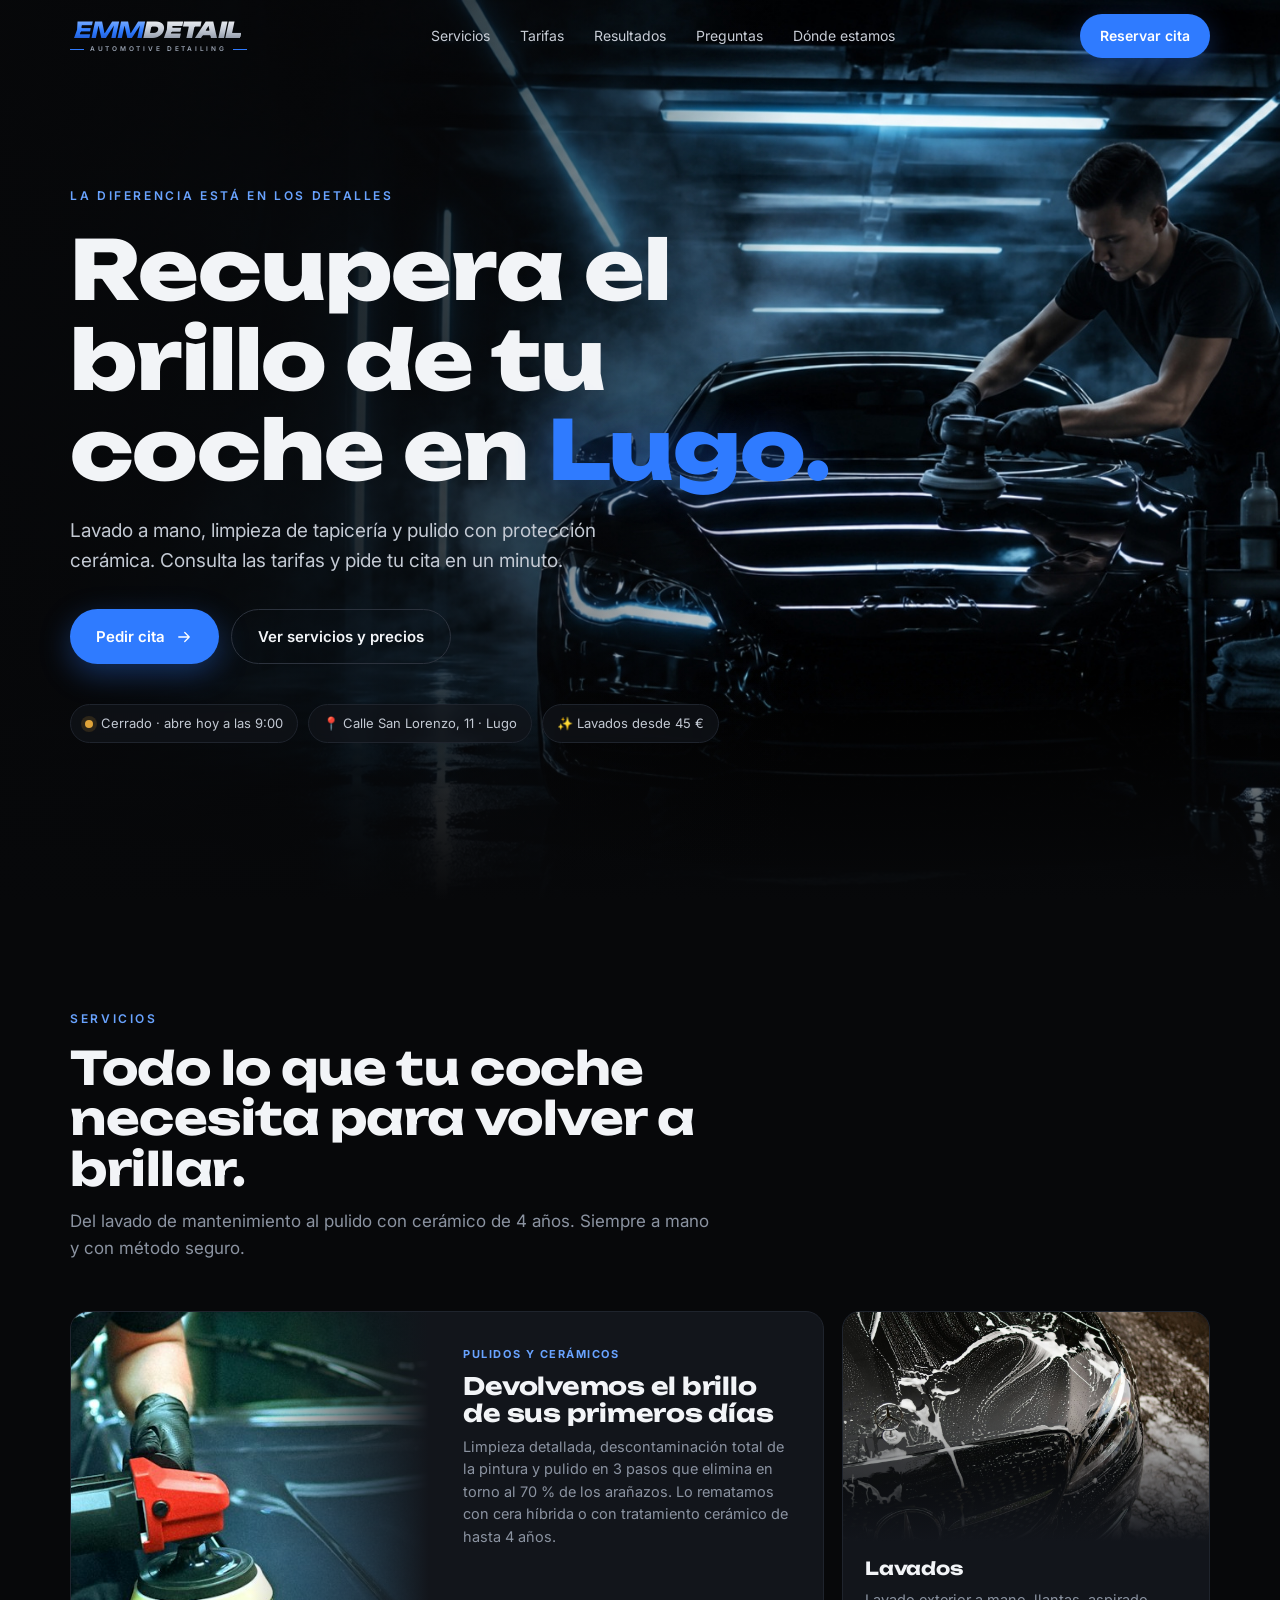
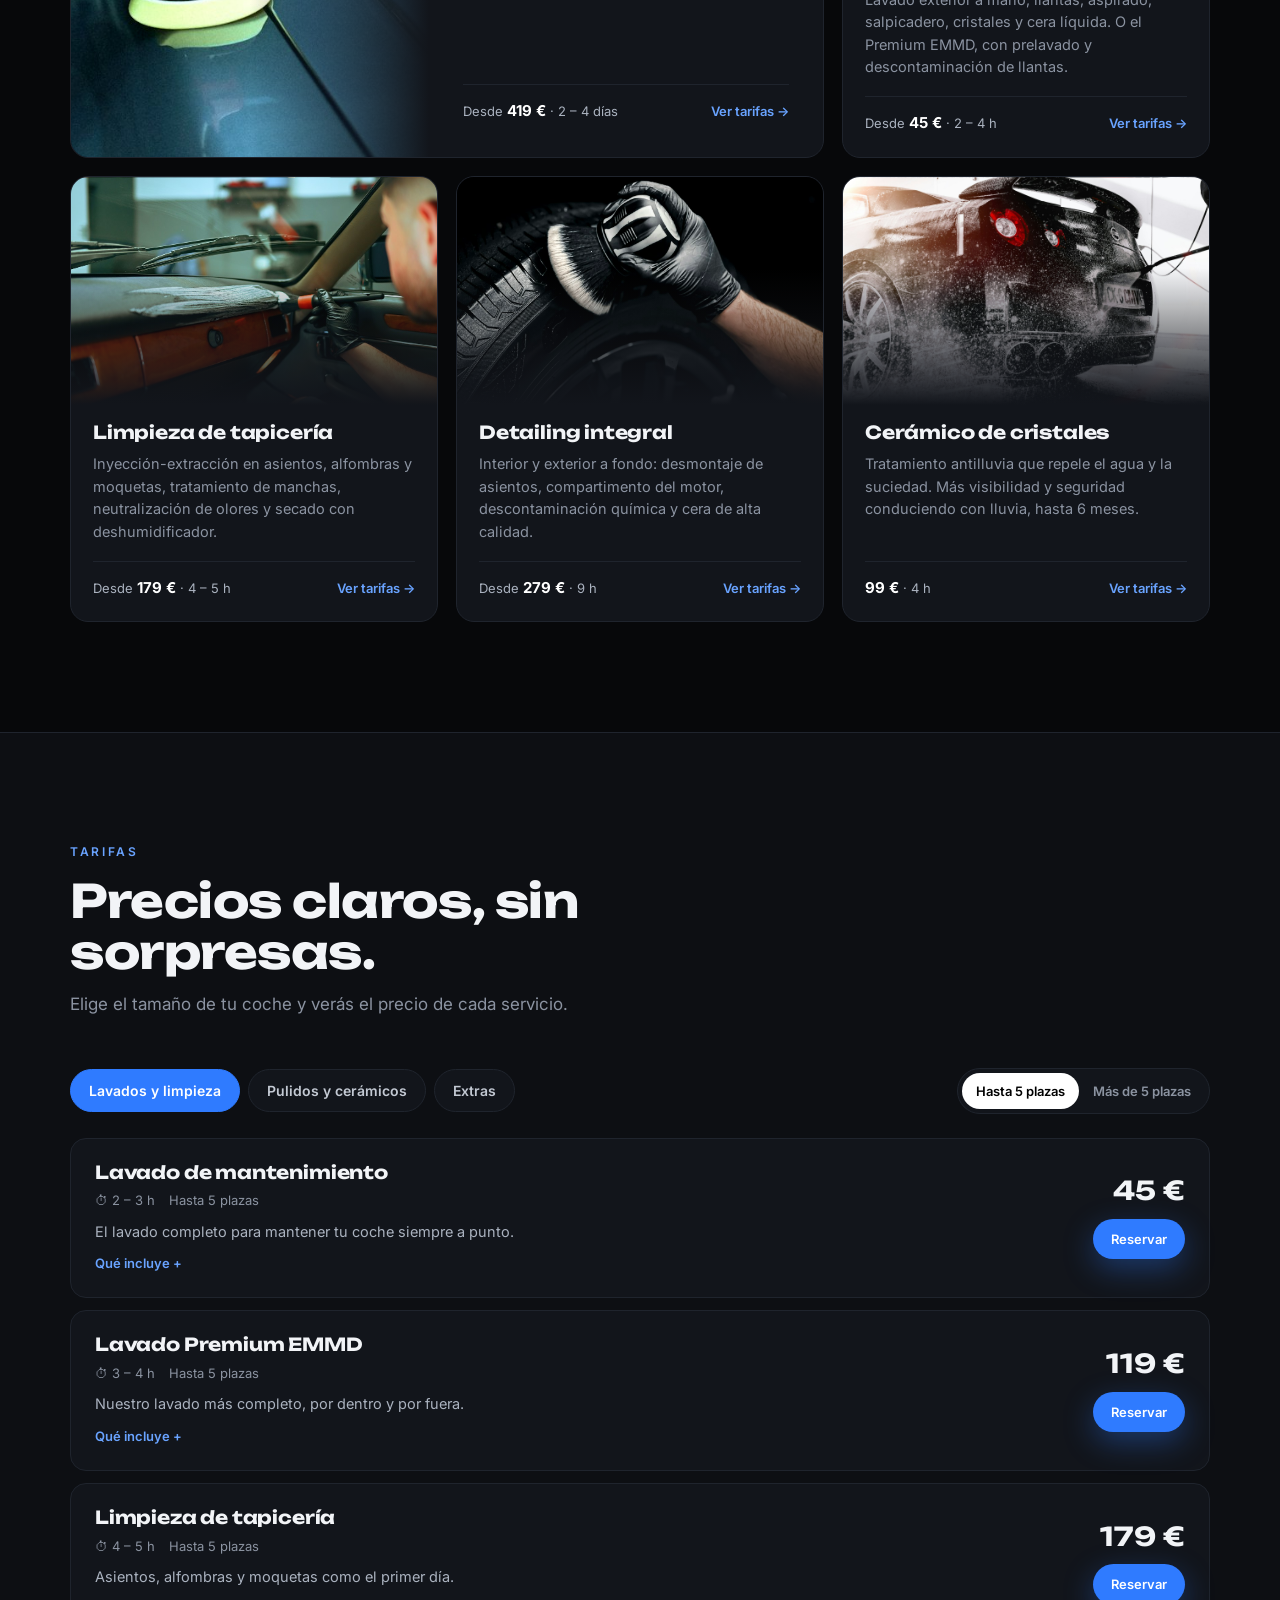
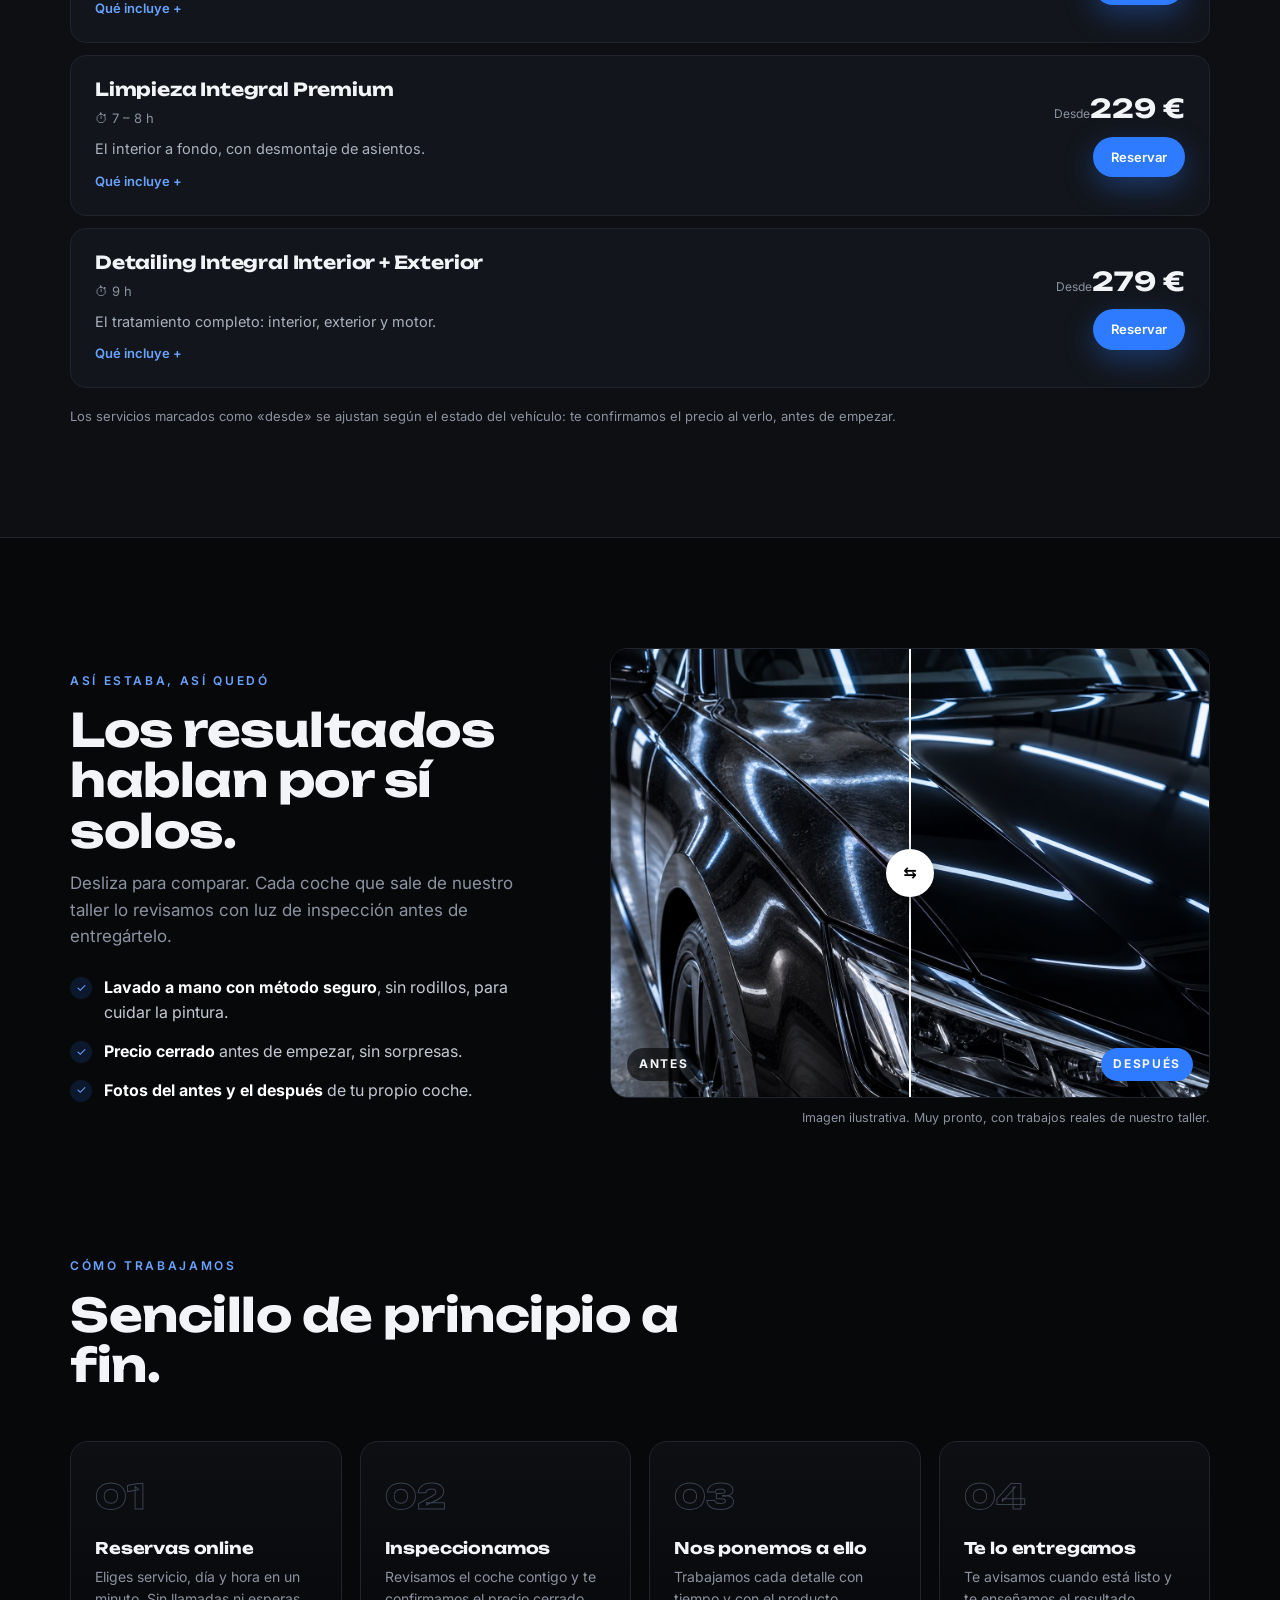
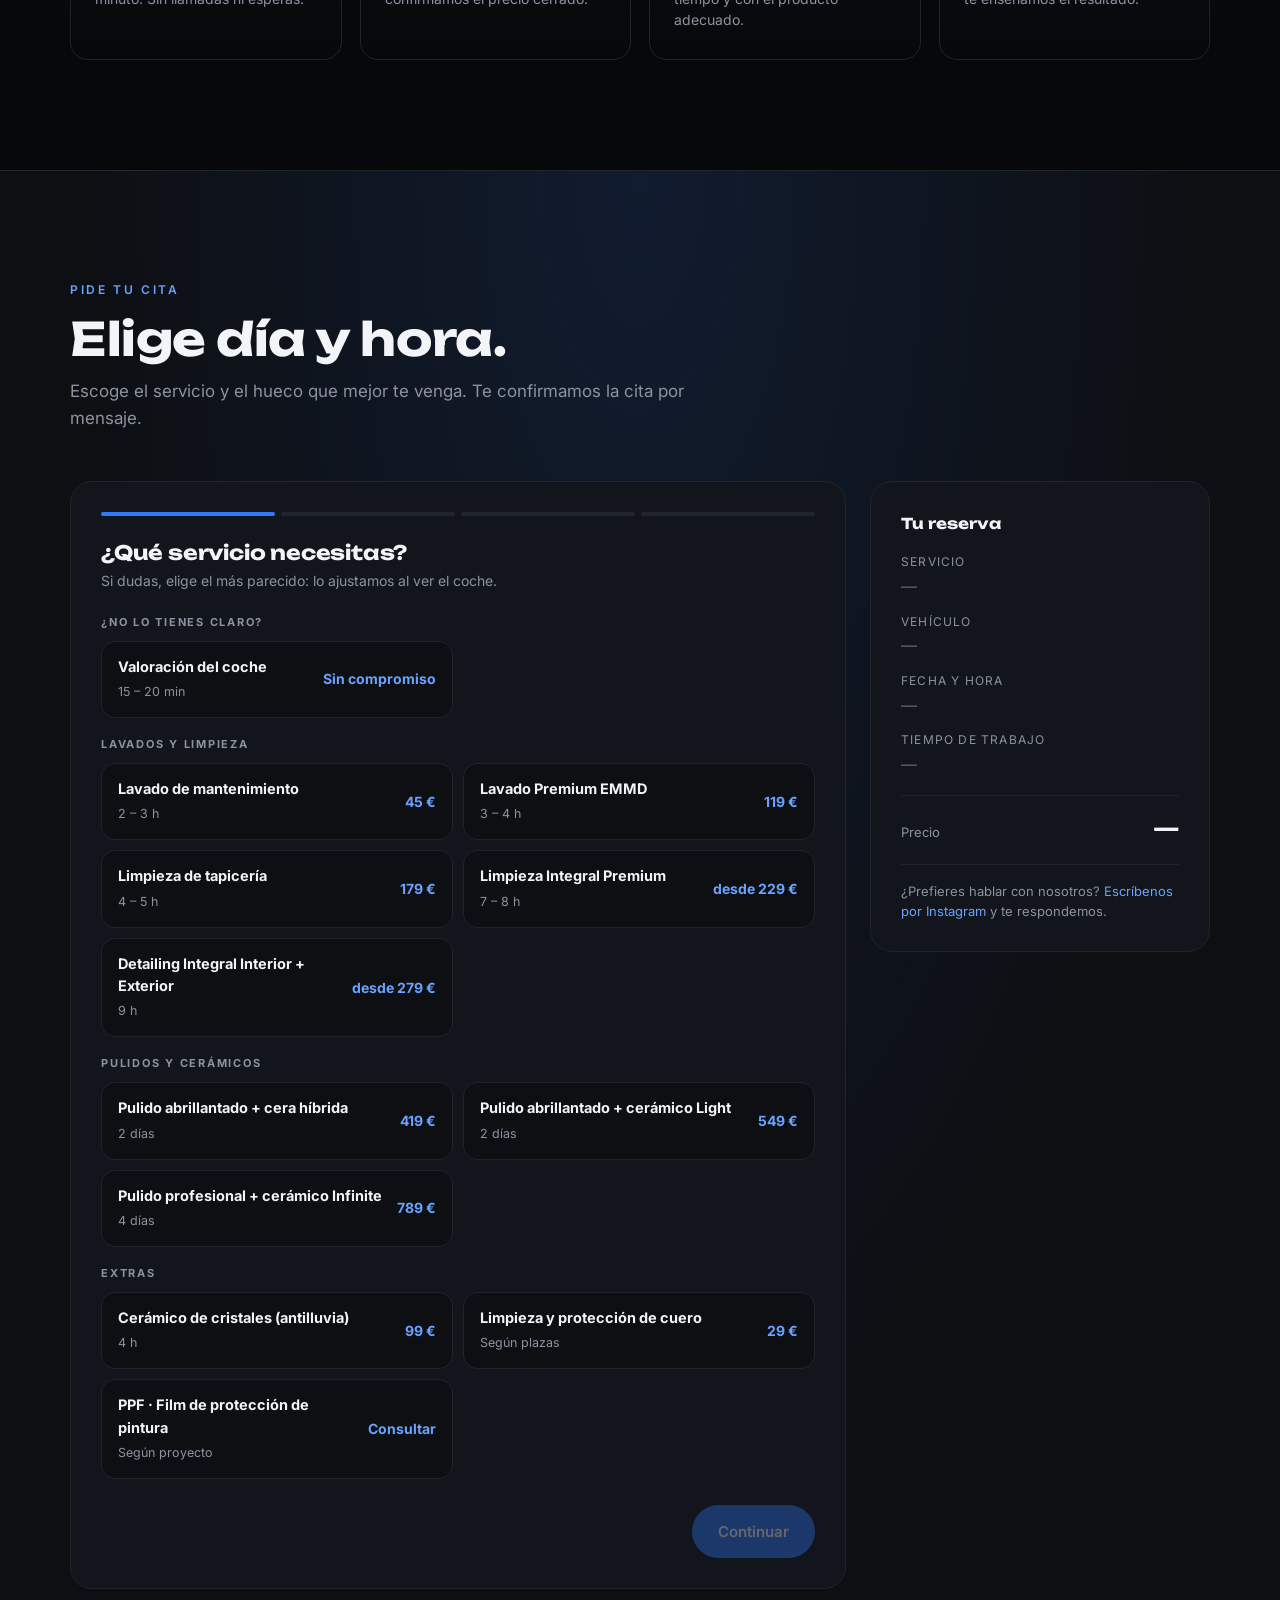
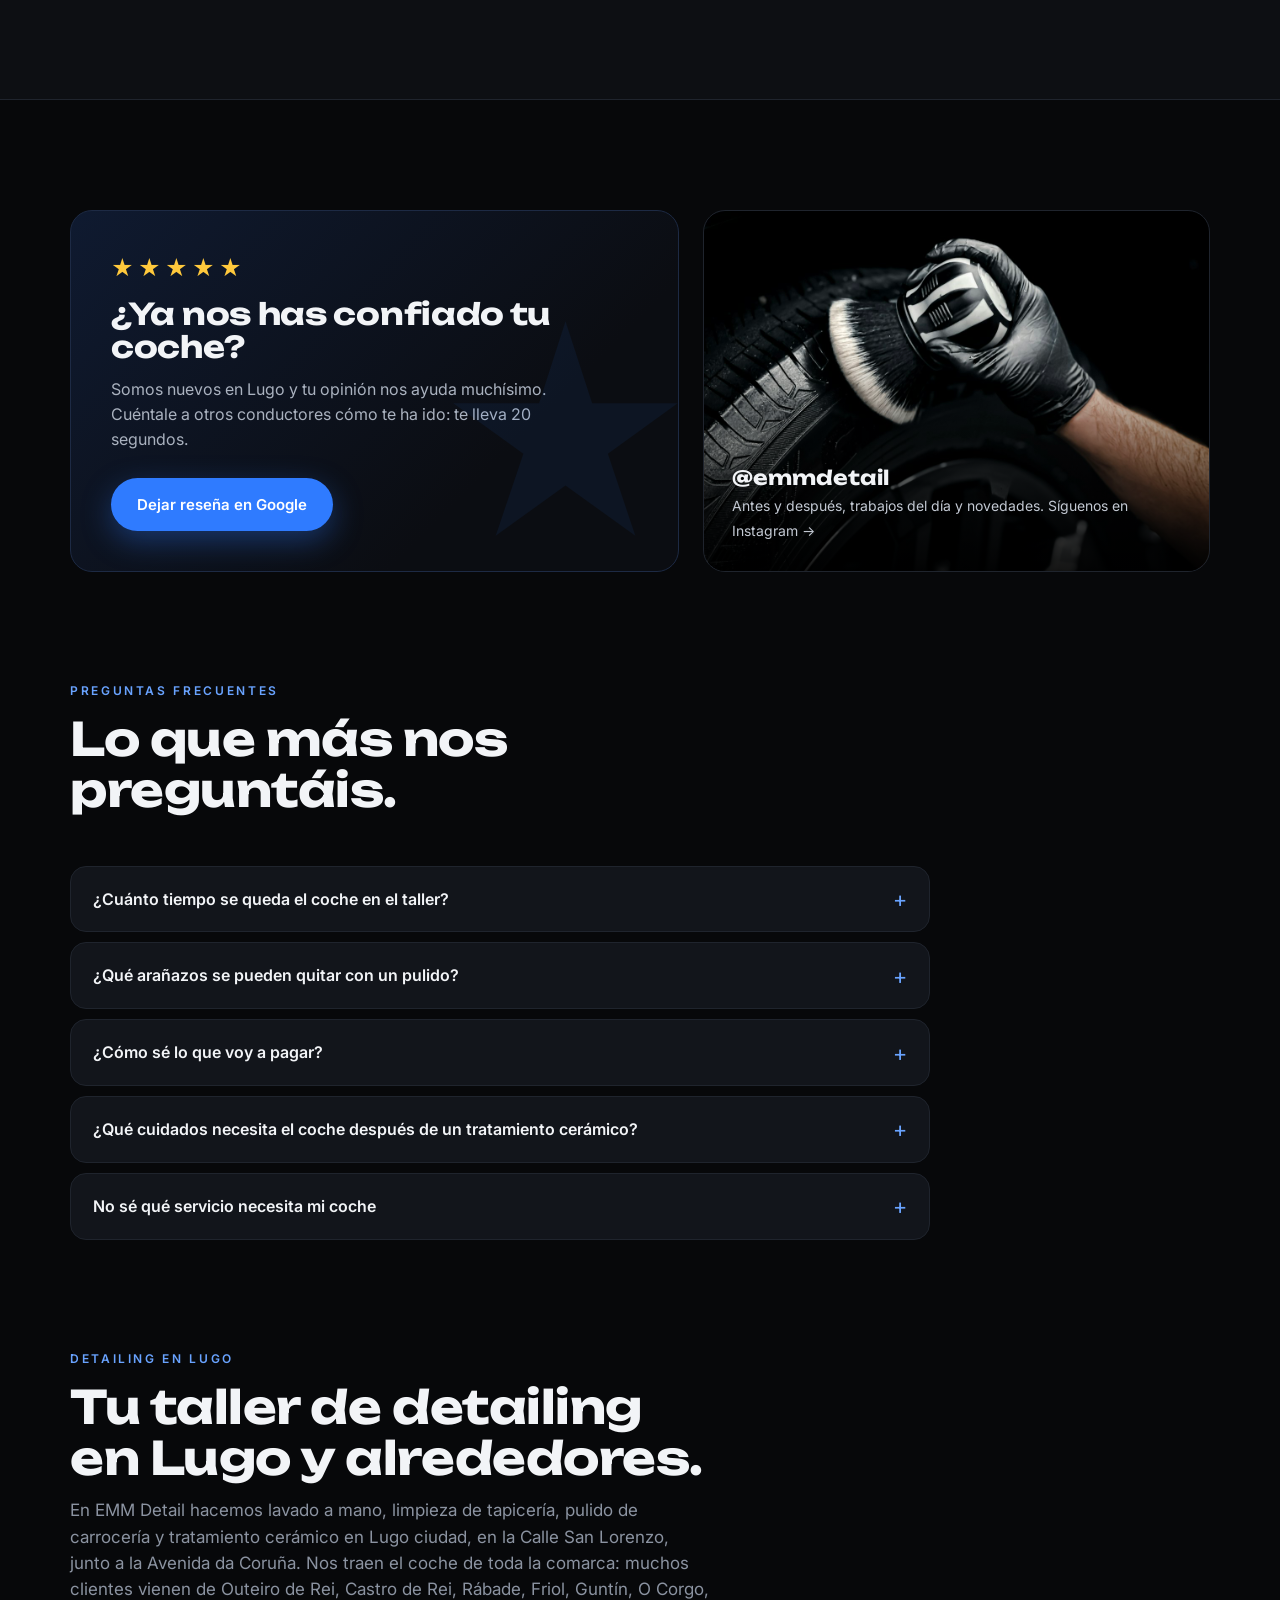
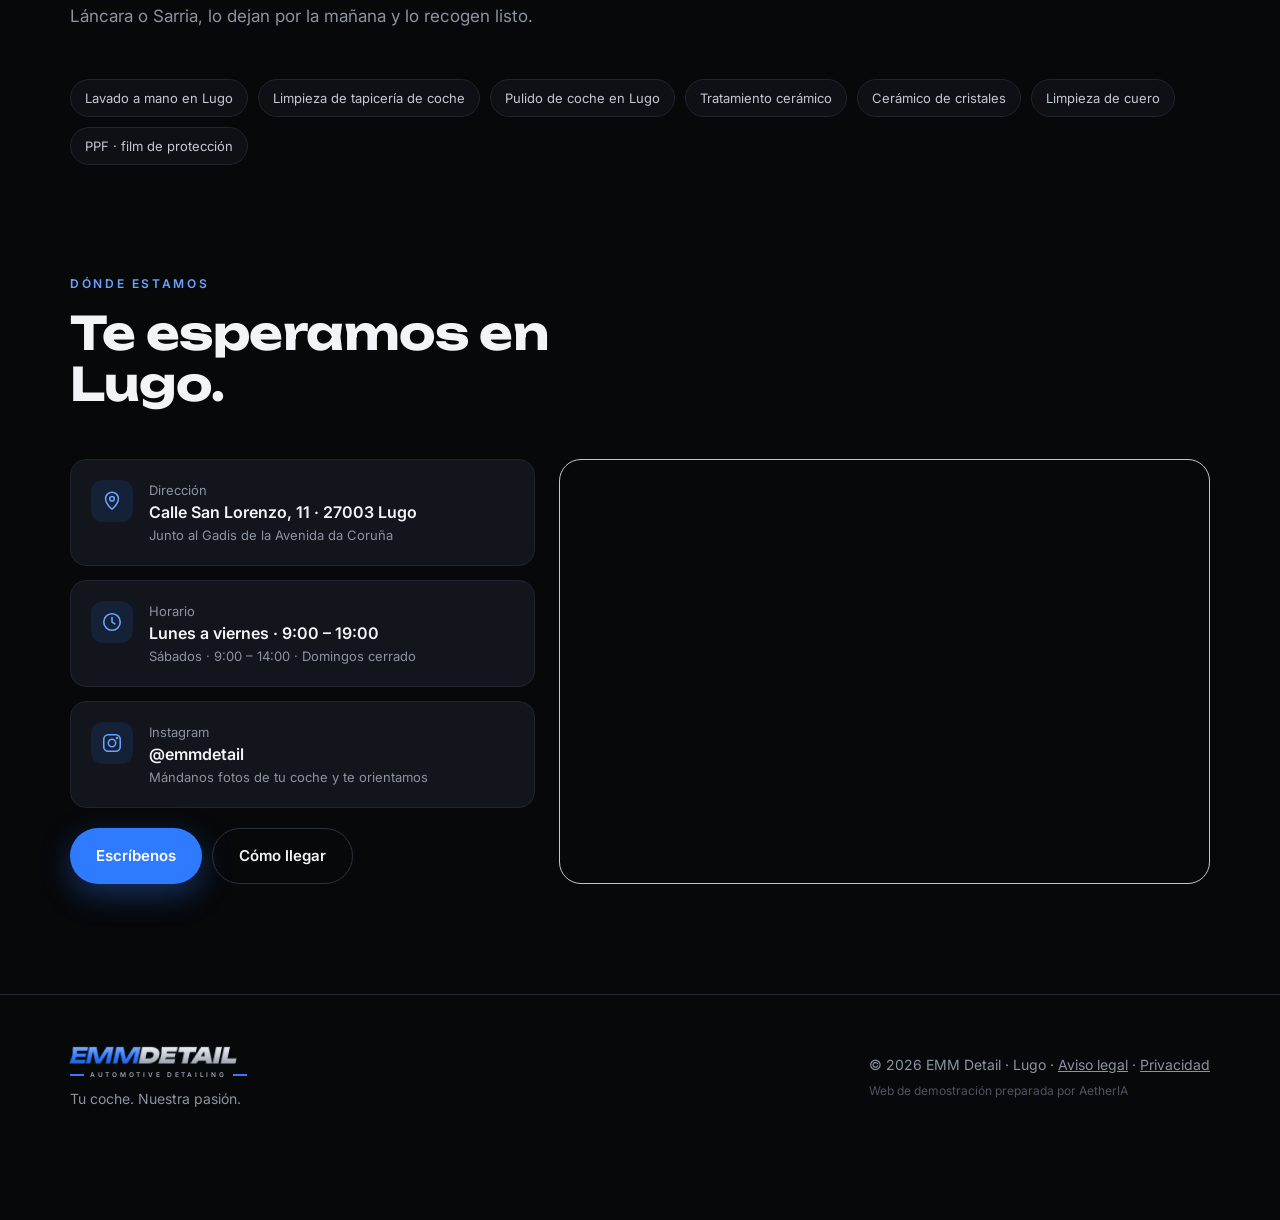
<file: index.html>
<!DOCTYPE html>
<html lang="es">
<head>
<meta charset="utf-8">
<meta name="viewport" content="width=device-width, initial-scale=1">
<title>EMM Detail · Detailing en Lugo</title>
<meta name="description" content="EMM Detail: lavados a mano, limpieza de tapicería, pulidos y tratamientos cerámicos en Lugo. Calle San Lorenzo 11. Consulta precios y reserva online.">
<link rel="canonical" href="https://aetheriaagency.github.io/emm-detail-demo/">
<meta name="robots" content="noindex">
<meta name="theme-color" content="#07080a">
<link rel="manifest" href="manifest.webmanifest">
<link rel="apple-touch-icon" href="img/icono-192.png">
<meta property="og:type" content="website">
<meta property="og:site_name" content="EMM Detail">
<meta property="og:locale" content="es_ES">
<meta property="og:title" content="EMM Detail · Detailing en Lugo">
<meta property="og:description" content="Lavado a mano, tapicería, pulidos y cerámicos en Lugo. Precios claros y reserva online.">
<meta property="og:url" content="https://aetheriaagency.github.io/emm-detail-demo/">
<meta property="og:image" content="https://aetheriaagency.github.io/emm-detail-demo/img/hero-detail.jpg">
<meta name="twitter:card" content="summary_large_image">
<meta name="geo.region" content="ES-LU">
<meta name="geo.placename" content="Lugo">
<script type="application/ld+json">{"@context":"https://schema.org","@type":["AutoWash","LocalBusiness"],"@id":"https://aetheriaagency.github.io/emm-detail-demo/#negocio","name":"EMM Detail","description":"Detailing de coches en Lugo: lavado a mano, limpieza de tapicería, pulido de carrocería y tratamientos cerámicos.","url":"https://aetheriaagency.github.io/emm-detail-demo/","image":"https://aetheriaagency.github.io/emm-detail-demo/img/hero-detail.jpg","logo":"https://aetheriaagency.github.io/emm-detail-demo/img/hero-detail.jpg","address":{"@type":"PostalAddress","streetAddress":"Calle San Lorenzo, 11","postalCode":"27003","addressLocality":"Lugo","addressRegion":"Lugo","addressCountry":"ES"},"areaServed":[{"@type":"City","name":"Lugo"},{"@type":"City","name":"Outeiro de Rei"},{"@type":"City","name":"Castro de Rei"},{"@type":"City","name":"Rábade"},{"@type":"City","name":"Friol"},{"@type":"City","name":"Guntín"},{"@type":"City","name":"O Corgo"},{"@type":"City","name":"Láncara"},{"@type":"City","name":"Sarria"}],"openingHoursSpecification":[{"@type":"OpeningHoursSpecification","dayOfWeek":["Monday","Tuesday","Wednesday","Thursday","Friday"],"opens":"09:00","closes":"19:00"},{"@type":"OpeningHoursSpecification","dayOfWeek":"Saturday","opens":"09:00","closes":"14:00"}],"sameAs":["https://www.instagram.com/emmdetail/"],"priceRange":"45 € – 859 €","hasOfferCatalog":{"@type":"OfferCatalog","name":"Carta de servicios","itemListElement":[{"@type":"Offer","priceCurrency":"EUR","price":"45","priceSpecification":{"@type":"PriceSpecification","minPrice":45,"priceCurrency":"EUR"},"itemOffered":{"@type":"Service","name":"Lavado de mantenimiento","description":"El lavado completo para mantener tu coche siempre a punto."}},{"@type":"Offer","priceCurrency":"EUR","price":"119","priceSpecification":{"@type":"PriceSpecification","minPrice":119,"priceCurrency":"EUR"},"itemOffered":{"@type":"Service","name":"Lavado Premium EMMD","description":"Nuestro lavado más completo, por dentro y por fuera."}},{"@type":"Offer","priceCurrency":"EUR","price":"179","priceSpecification":{"@type":"PriceSpecification","minPrice":179,"priceCurrency":"EUR"},"itemOffered":{"@type":"Service","name":"Limpieza de tapicería","description":"Asientos, alfombras y moquetas como el primer día."}},{"@type":"Offer","priceCurrency":"EUR","price":"229","priceSpecification":{"@type":"PriceSpecification","minPrice":229,"priceCurrency":"EUR"},"itemOffered":{"@type":"Service","name":"Limpieza Integral Premium","description":"El interior a fondo, con desmontaje de asientos."}},{"@type":"Offer","priceCurrency":"EUR","price":"279","priceSpecification":{"@type":"PriceSpecification","minPrice":279,"priceCurrency":"EUR"},"itemOffered":{"@type":"Service","name":"Detailing Integral Interior + Exterior","description":"El tratamiento completo: interior, exterior y motor."}},{"@type":"Offer","priceCurrency":"EUR","price":"419","priceSpecification":{"@type":"PriceSpecification","minPrice":419,"priceCurrency":"EUR"},"itemOffered":{"@type":"Service","name":"Pulido abrillantado + cera híbrida","description":"Pulido en 3 pasos tras limpieza detallada y descontaminación total de la pintura. Elimina en torno al 70 % de los arañazos."}},{"@type":"Offer","priceCurrency":"EUR","price":"549","priceSpecification":{"@type":"PriceSpecification","minPrice":549,"priceCurrency":"EUR"},"itemOffered":{"@type":"Service","name":"Pulido abrillantado + cerámico Light","description":"Pulido en 3 pasos con tratamiento cerámico Light: durabilidad y resistencia a químicos de hasta 2 años. Elimina en torno al 70 % de los arañazos."}},{"@type":"Offer","priceCurrency":"EUR","price":"789","priceSpecification":{"@type":"PriceSpecification","minPrice":789,"priceCurrency":"EUR"},"itemOffered":{"@type":"Service","name":"Pulido profesional + cerámico Infinite","description":"Pulido profesional y cerámico Infinite: hasta 4 años de protección frente a rayos UV, químicos (pH 2–11), excrementos e insectos, con gran efecto autolimpiante."}},{"@type":"Offer","priceCurrency":"EUR","price":"99","itemOffered":{"@type":"Service","name":"Cerámico de cristales (antilluvia)","description":"Repele el agua y reduce la adherencia de la suciedad. Más visibilidad y seguridad con lluvia, hasta 6 meses."}},{"@type":"Offer","priceCurrency":"EUR","price":"29","itemOffered":{"@type":"Service","name":"Limpieza y protección de cuero","description":"Limpieza e hidratación del cuero y protector Geist Repel, que repele la suciedad y los tintes de la ropa."}}]}}</script>
<script type="application/ld+json">{"@context":"https://schema.org","@type":"FAQPage","mainEntity":[{"@type":"Question","name":"¿Cuánto tiempo se queda el coche en el taller?","acceptedAnswer":{"@type":"Answer","text":"Depende del servicio: un lavado lleva entre 2 y 4 horas, la limpieza de tapicería unas 4 – 5 horas y la limpieza integral o el detailing completo, toda la jornada. Los pulidos con cerámico necesitan de 2 a 4 días, así que esos coches se dejan por la mañana."}},{"@type":"Question","name":"¿Qué arañazos se pueden quitar con un pulido?","acceptedAnswer":{"@type":"Answer","text":"El pulido elimina los swirls (los círculos que dejan los rodillos y las bayetas), los hologramas y los arañazos superficiales: en torno al 70 % con nuestro pulido de 3 pasos. Los arañazos profundos, los que se notan al pasar la uña, se suavizan mucho pero pueden no desaparecer del todo. Te lo decimos al ver el coche."}},{"@type":"Question","name":"¿Cómo sé lo que voy a pagar?","acceptedAnswer":{"@type":"Answer","text":"Los precios de la carta van según el número de plazas del coche. En los servicios marcados como «desde», revisamos el coche contigo antes de empezar y te damos el precio cerrado. Nunca empezamos un trabajo sin que sepas lo que cuesta."}},{"@type":"Question","name":"¿Qué cuidados necesita el coche después de un tratamiento cerámico?","acceptedAnswer":{"@type":"Answer","text":"Los primeros días conviene no lavarlo y evitar que se moje en lo posible. Después, lávalo a mano con un champú de pH neutro y evita los túneles de rodillos. Te damos las pautas por escrito al recoger el coche."}},{"@type":"Question","name":"No sé qué servicio necesita mi coche","acceptedAnswer":{"@type":"Answer","text":"Es lo normal. Pide una valoración: te pasas por el taller, miramos el coche contigo en unos minutos y te recomendamos lo que de verdad necesita, sin compromiso."}}]}</script>

<link rel="preconnect" href="https://fonts.googleapis.com">
<link rel="preconnect" href="https://fonts.gstatic.com" crossorigin>
<link href="https://fonts.googleapis.com/css2?family=Unbounded:wght@500;700;800;900&family=Inter:wght@400;500;600;700&display=swap" rel="stylesheet">
<style>
  :root{
    --bg:#07080a; --bg2:#0d0f13; --card:#12151b; --line:#1f242d;
    --ink:#f2f4f7; --mut:#8b93a1; --blue:#2f7bff; --blue2:#69a3ff; --glow:rgba(47,123,255,.35);
    --r:18px;
  }
  *{box-sizing:border-box;margin:0;padding:0}
  html{scroll-behavior:smooth}
  body{font-family:Inter,system-ui,sans-serif;background:var(--bg);color:var(--ink);line-height:1.55;-webkit-font-smoothing:antialiased;overflow-x:hidden}
  img{display:block;max-width:100%}
  a{color:inherit;text-decoration:none}
  button{font:inherit;cursor:pointer}
  .wrap{max-width:1180px;margin:0 auto;padding:0 20px}
  h1,h2,h3,.disp{font-family:Unbounded,Inter,sans-serif;letter-spacing:-.01em;line-height:1.1}
  .eyebrow{font-size:12px;font-weight:600;letter-spacing:.22em;text-transform:uppercase;color:var(--blue2)}
  .btn{display:inline-flex;align-items:center;justify-content:center;gap:10px;border:0;border-radius:999px;padding:15px 26px;font-weight:600;font-size:15px;transition:.2s}
  .btn-blue{background:var(--blue);color:#fff;box-shadow:0 10px 30px var(--glow)}
  .btn-blue:hover{background:#4a8cff;transform:translateY(-1px)}
  .btn-ghost{background:transparent;color:var(--ink);border:1px solid #2c323d}
  .btn-ghost:hover{border-color:var(--blue2)}

  /* LOGO (recreado de su carta) */
  .logo{display:inline-flex;flex-direction:column;align-items:center;line-height:1}
  .logo .w{font-family:Unbounded;font-weight:900;font-size:22px;letter-spacing:-.03em;transform:skewX(-12deg)}
  .logo .w b{background:linear-gradient(180deg,#9cc3ff 0%,#2f7bff 55%,#1a4fc4 100%);-webkit-background-clip:text;background-clip:text;color:transparent}
  .logo .w i{font-style:normal;background:linear-gradient(180deg,#ffffff 0%,#c5cbd6 50%,#7d8696 100%);-webkit-background-clip:text;background-clip:text;color:transparent}
  .logo small{display:flex;align-items:center;gap:6px;font-size:6.5px;font-weight:600;letter-spacing:.42em;color:#9aa3b2;margin-top:5px}
  .logo small::before,.logo small::after{content:"";width:14px;height:1.5px;background:var(--blue)}

  /* NAV */
  nav{position:fixed;inset:0 0 auto;z-index:50;transition:.25s}
  nav.solid{background:rgba(7,8,10,.86);backdrop-filter:blur(14px);border-bottom:1px solid var(--line)}
  nav .wrap{display:flex;align-items:center;justify-content:space-between;height:72px}
  .links{display:flex;gap:30px;font-size:14px;color:#c8cdd6}
  .links a:hover{color:#fff}
  nav .btn{padding:11px 20px;font-size:14px}

  /* HERO */
  .hero{position:relative;min-height:100svh;display:flex;align-items:center;overflow:hidden}
  .hero-img{position:absolute;inset:0;background:url(img/hero-detail.jpg) 70% center/cover no-repeat}
  .hero-img::after{content:"";position:absolute;inset:0;background:
    linear-gradient(90deg,rgba(7,8,10,.92) 0%,rgba(7,8,10,.6) 38%,rgba(7,8,10,0) 62%),
    linear-gradient(0deg,var(--bg) 0%,transparent 25%)}
  .hero .wrap{position:relative;width:100%;padding-top:90px;padding-bottom:60px}
  .hero h1{font-size:clamp(38px,6.4vw,82px);font-weight:800;max-width:780px;margin:18px 0 22px}
  .hero h1 em{font-style:normal;color:var(--blue);text-shadow:0 0 40px var(--glow)}
  .hero p.lead{font-size:clamp(16px,1.6vw,19px);color:#c3c9d3;max-width:540px}
  .hero .ctas{display:flex;flex-wrap:wrap;gap:12px;margin-top:34px}
  .chips{display:flex;flex-wrap:wrap;gap:10px;margin-top:40px}
  .chip{display:flex;align-items:center;gap:8px;font-size:13px;color:#c3c9d3;background:rgba(18,21,27,.7);border:1px solid var(--line);border-radius:999px;padding:8px 14px;backdrop-filter:blur(6px)}
  .dot{width:8px;height:8px;border-radius:50%;background:#2ecc71;box-shadow:0 0 0 4px rgba(46,204,113,.15)}

  section{padding:110px 0}
  .head{max-width:640px;margin-bottom:50px}
  .head h2{font-size:clamp(28px,4vw,46px);font-weight:700;margin-top:14px}
  .head p{color:var(--mut);margin-top:14px;font-size:17px}

  /* SERVICIOS */
  .grid{display:grid;grid-template-columns:repeat(3,1fr);gap:18px}
  .svc{background:var(--card);border:1px solid var(--line);border-radius:var(--r);overflow:hidden;display:flex;flex-direction:column;transition:.25s}
  .svc:hover{border-color:#2d3d5c;transform:translateY(-3px)}
  .svc .ph{aspect-ratio:16/10;background-size:cover;background-position:center;position:relative}
  .svc .ph::after{content:"";position:absolute;inset:0;background:linear-gradient(0deg,var(--card),transparent 60%)}
  .svc .bd{padding:18px 22px 22px;display:flex;flex-direction:column;flex:1}
  .svc h3{font-size:18px;font-weight:700}
  .svc p{color:var(--mut);font-size:14.5px;margin:10px 0 18px;flex:1}
  .svc .ft{display:flex;align-items:center;justify-content:space-between;font-size:13px;color:#aab2bf;border-top:1px solid var(--line);padding-top:14px}
  .svc .ft b{color:#fff;font-size:15px}
  .svc .ft button{background:none;border:0;color:var(--blue2);font-weight:600}
  .svc .ft button:hover{color:#fff}
  .svc.feat{grid-column:span 2;flex-direction:row}
  .svc.feat .ph{aspect-ratio:auto;flex:1.1;min-height:300px}
  .svc.feat .ph::after{background:linear-gradient(90deg,transparent 50%,var(--card))}
  .svc.feat .bd{flex:1;padding:34px}
  .svc.feat h3{font-size:24px}
  .tag{display:inline-block;font-size:11px;font-weight:700;letter-spacing:.14em;text-transform:uppercase;color:var(--blue2);margin-bottom:10px}

  /* TARIFAS */
  #tarifas{background:var(--bg2);border-top:1px solid var(--line);border-bottom:1px solid var(--line)}
  .tbar{display:flex;justify-content:space-between;align-items:center;gap:16px;flex-wrap:wrap;margin-bottom:24px}
  .tabs{display:flex;gap:8px;flex-wrap:wrap}
  .tab{background:var(--card);border:1px solid var(--line);color:#c3c9d3;border-radius:999px;padding:10px 18px;font-size:14px;font-weight:600}
  .tab.on{background:var(--blue);border-color:var(--blue);color:#fff}
  .size{display:flex;background:var(--card);border:1px solid var(--line);border-radius:999px;padding:4px}
  .size button{border:0;background:none;color:var(--mut);border-radius:999px;padding:8px 14px;font-size:13px;font-weight:600}
  .size button.on{background:#fff;color:#000}
  .tlist{display:grid;gap:12px}
  .ti{display:grid;grid-template-columns:1fr auto;gap:24px;padding:24px;background:var(--card);border:1px solid var(--line);border-radius:16px;animation:fade .3s}
  .ti h3{font-size:18px;font-weight:700}
  .ti .meta{display:flex;gap:14px;flex-wrap:wrap;color:var(--mut);font-size:13px;margin-top:8px}
  .ti .meta span{display:flex;align-items:center;gap:6px}
  .ti .ds{color:#aab2bf;font-size:14.5px;margin-top:10px;max-width:620px}
  .ti details{margin-top:10px}
  .ti summary{cursor:pointer;color:var(--blue2);font-size:13px;font-weight:600;list-style:none}
  .ti summary::-webkit-details-marker{display:none}
  .ti summary::after{content:" +"}
  .ti details[open] summary::after{content:" −"}
  .ti ul{margin:10px 0 0 18px;color:#aab2bf;font-size:14px;display:grid;gap:4px}
  .ti .pr{text-align:right;display:flex;flex-direction:column;align-items:flex-end;justify-content:center;min-width:150px}
  .ti .pr small{color:var(--mut);font-size:12px}
  .ti .pr b{font-family:Unbounded;font-size:26px;font-weight:700;line-height:1.1}
  .ti .pr .btn{margin-top:12px;padding:10px 18px;font-size:13px}
  .tnote{color:var(--mut);font-size:13px;margin-top:18px}

  /* ANTES/DESPUÉS */
  .ba-wrap{display:grid;grid-template-columns:1fr 1.25fr;gap:60px;align-items:center}
  .ba{position:relative;border-radius:var(--r);overflow:hidden;aspect-ratio:4/3;border:1px solid var(--line);user-select:none;touch-action:pan-y;cursor:ew-resize}
  .ba img{position:absolute;inset:0;width:100%;height:100%;object-fit:cover}
  .ba .before{clip-path:inset(0 calc(100% - var(--x,50%)) 0 0)}
  .ba .bar{position:absolute;top:0;bottom:0;left:var(--x,50%);width:2px;background:#fff;transform:translateX(-1px)}
  .ba .knob{position:absolute;top:50%;left:var(--x,50%);width:48px;height:48px;border-radius:50%;background:#fff;color:#000;display:grid;place-items:center;transform:translate(-50%,-50%);box-shadow:0 6px 24px rgba(0,0,0,.5);font-weight:700}
  .ba .lb{position:absolute;bottom:16px;font-size:12px;font-weight:700;letter-spacing:.14em;text-transform:uppercase;background:rgba(0,0,0,.6);padding:7px 12px;border-radius:999px}
  .ba .lb.l{left:16px}.ba .lb.r{right:16px;background:var(--blue)}
  .ba-list{list-style:none;margin-top:26px;display:grid;gap:14px}
  .ba-list li{display:flex;gap:12px;color:#c3c9d3}
  .ba-list li b{color:#fff}
  .ck{flex:none;width:22px;height:22px;border-radius:50%;background:rgba(47,123,255,.15);color:var(--blue2);display:grid;place-items:center;font-size:12px;margin-top:2px}

  /* PROCESO */
  .steps{display:grid;grid-template-columns:repeat(4,1fr);gap:18px;counter-reset:s}
  .step{padding:28px 24px;border:1px solid var(--line);border-radius:var(--r);background:linear-gradient(180deg,var(--bg2),var(--bg))}
  .step::before{counter-increment:s;content:"0" counter(s);font-family:Unbounded;font-weight:800;font-size:34px;color:transparent;-webkit-text-stroke:1px #3a4252;display:block;margin-bottom:18px}
  .step h3{font-size:16px;font-weight:700;margin-bottom:8px}
  .step p{color:var(--mut);font-size:14px}

  /* RESERVA */
  #reservar{background:radial-gradient(ellipse at 50% 0%,rgba(47,123,255,.12),transparent 60%),var(--bg2);border-top:1px solid var(--line);border-bottom:1px solid var(--line)}
  .bk{display:grid;grid-template-columns:minmax(0,1fr) 340px;gap:24px;align-items:start}
  .bk>*,.loc>*,.ba-wrap>*{min-width:0}
  .panel{background:var(--card);border:1px solid var(--line);border-radius:22px;padding:30px}
  .prog{display:flex;gap:6px;margin-bottom:26px}
  .prog i{flex:1;height:4px;border-radius:4px;background:var(--line);transition:.3s}
  .prog i.on{background:var(--blue)}
  .stp{display:none}.stp.on{display:block;animation:fade .3s}
  @keyframes fade{from{opacity:0;transform:translateY(6px)}}
  .stp h3{font-size:20px;font-weight:700;margin-bottom:6px}
  .stp .sub{color:var(--mut);font-size:14px;margin-bottom:22px}
  .grp{font-size:11px;font-weight:700;letter-spacing:.16em;text-transform:uppercase;color:var(--mut);margin:18px 0 10px}
  .grp:first-child{margin-top:0}
  .opts{display:grid;grid-template-columns:repeat(2,1fr);gap:10px}
  .opt{text-align:left;background:var(--bg2);border:1px solid var(--line);border-radius:14px;padding:14px 16px;color:var(--ink);transition:.15s;display:flex;justify-content:space-between;align-items:center;gap:10px}
  .opt:hover{border-color:#34507f}
  .opt.sel{border-color:var(--blue);background:rgba(47,123,255,.1);box-shadow:0 0 0 1px var(--blue) inset}
  .opt b{display:block;font-size:14.5px}
  .opt small{color:var(--mut);font-size:12.5px}
  .opt em{font-style:normal;font-weight:700;color:var(--blue2);white-space:nowrap;font-size:14px}
  .opts.two .opt{flex-direction:column;text-align:center;padding:22px 16px}
  .opts.two .opt span{font-size:30px}
  .days{display:flex;gap:8px;overflow-x:auto;padding-bottom:8px;scrollbar-width:thin;scrollbar-color:#2a303b transparent}
  .day{flex:none;width:66px;text-align:center;background:var(--bg2);border:1px solid var(--line);border-radius:14px;padding:10px 0;color:var(--ink)}
  .day small{display:block;font-size:11px;color:var(--mut);text-transform:uppercase;letter-spacing:.08em}
  .day b{font-family:Unbounded;font-size:20px;display:block;margin:2px 0}
  .day.sel{border-color:var(--blue);background:rgba(47,123,255,.12)}
  .day:disabled{opacity:.3;cursor:not-allowed}
  .slots{display:grid;grid-template-columns:repeat(5,1fr);gap:8px;margin-top:18px}
  .slot{background:var(--bg2);border:1px solid var(--line);border-radius:10px;padding:11px 0;color:var(--ink);font-weight:600;font-size:14px}
  .slot.sel{background:var(--blue);border-color:var(--blue)}
  .slot:disabled{opacity:.28;text-decoration:line-through;cursor:not-allowed}
  .note{font-size:13px;color:var(--mut);margin-top:14px}
  .fields{display:grid;grid-template-columns:1fr 1fr;gap:12px}
  .fields .full{grid-column:1/-1}
  label.f{display:block;font-size:13px;color:#aab2bf}
  label.f input,label.f textarea{width:100%;margin-top:6px;background:var(--bg2);border:1px solid var(--line);border-radius:12px;padding:13px 14px;color:var(--ink);font:inherit;font-size:15px}
  label.f input:focus,label.f textarea:focus{outline:0;border-color:var(--blue)}
  .legal{display:flex;gap:10px;font-size:13px;color:var(--mut);margin-top:6px;align-items:flex-start}
  .legal input{margin-top:3px;accent-color:var(--blue)}
  .nav-b{display:flex;justify-content:space-between;align-items:center;margin-top:26px;gap:10px}
  .back{background:none;border:0;color:var(--mut);font-size:14px}
  .back:hover{color:#fff}
  .btn:disabled{opacity:.35;cursor:not-allowed;box-shadow:none;transform:none}
  .sum{position:sticky;top:96px}
  .sum h4{font-family:Unbounded;font-size:15px;margin-bottom:18px}
  .sum dl{display:grid;gap:14px}
  .sum dt{font-size:12px;color:var(--mut);text-transform:uppercase;letter-spacing:.1em}
  .sum dd{font-weight:600;margin-top:2px}
  .sum .empty{color:#4c5462}
  .sum .tot{margin-top:18px;padding-top:16px;border-top:1px solid var(--line);display:flex;justify-content:space-between;align-items:baseline}
  .sum .tot b{font-family:Unbounded;font-size:22px}
  .sum .ig{margin-top:18px;padding-top:16px;border-top:1px solid var(--line);font-size:13px;color:var(--mut)}
  .sum .ig a{color:var(--blue2)}
  .done{text-align:center;padding:20px 0}
  .done .big{width:76px;height:76px;border-radius:50%;margin:0 auto 20px;background:rgba(47,123,255,.15);border:1px solid var(--blue);display:grid;place-items:center;font-size:34px;color:var(--blue2)}
  .done h3{font-size:24px}
  .done p{color:var(--mut);margin:10px auto 0;max-width:420px}
  .done .row{display:flex;gap:10px;justify-content:center;flex-wrap:wrap;margin-top:24px}

  /* RESEÑAS */
  .rev{display:grid;grid-template-columns:1.2fr 1fr;gap:24px}
  .rev-card{border-radius:22px;padding:40px;background:linear-gradient(135deg,#0f1a30,#0b0d12 70%);border:1px solid #1d2a44;position:relative;overflow:hidden}
  .rev-card::after{content:"★";position:absolute;right:-20px;bottom:-70px;font-size:260px;color:rgba(47,123,255,.07)}
  .rev-card h3{font-size:clamp(22px,2.6vw,30px);margin:12px 0 14px}
  .rev-card p{color:#aab2bf;max-width:440px}
  .rev-card .btn{margin-top:26px}
  .stars{color:#ffc93c;letter-spacing:4px;font-size:22px}
  .ig-card{border-radius:22px;overflow:hidden;position:relative;min-height:300px;background:url(img/llanta.jpg) center/cover;border:1px solid var(--line);display:flex;align-items:flex-end}
  .ig-card::before{content:"";position:absolute;inset:0;background:linear-gradient(0deg,rgba(0,0,0,.9),transparent 65%)}
  .ig-card div{position:relative;padding:28px}
  .ig-card b{font-family:Unbounded;font-size:20px;display:block}
  .ig-card span{color:#c3c9d3;font-size:14px}

  /* UBICACIÓN */
  .loc{display:grid;grid-template-columns:1fr 1.4fr;gap:24px}
  .info{display:grid;gap:14px;align-content:start}
  .info .it{display:flex;gap:16px;padding:20px;border:1px solid var(--line);border-radius:16px;background:var(--card)}
  .info .it .ico{flex:none;width:42px;height:42px;border-radius:12px;background:rgba(47,123,255,.12);color:var(--blue2);display:grid;place-items:center}
  .info .it small{color:var(--mut);font-size:13px;display:block}
  .info .it b{font-weight:600}
  .map{border-radius:22px;overflow:hidden;border:1px solid var(--line);min-height:380px;filter:grayscale(1) invert(.92) contrast(.9) hue-rotate(180deg)}
  .map iframe{width:100%;height:100%;min-height:380px;border:0;display:block}

  footer{padding:50px 0 110px;border-top:1px solid var(--line);color:var(--mut);font-size:14px}
  footer .wrap{display:flex;justify-content:space-between;align-items:center;gap:20px;flex-wrap:wrap}

  .fab{position:fixed;left:16px;right:16px;bottom:16px;z-index:60;display:none}
  .fab .btn{width:100%}

  .rv{opacity:0;transform:translateY(24px);transition:opacity .7s,transform .7s}
  .rv.in{opacity:1;transform:none}

  svg.i{width:22px;height:22px;stroke:currentColor;fill:none;stroke-width:1.7;stroke-linecap:round;stroke-linejoin:round}

  /* MENÚ MÓVIL */
  .menu-btn{display:none;width:44px;height:44px;border-radius:12px;border:1px solid #2c323d;background:rgba(18,21,27,.7);color:#fff;align-items:center;justify-content:center}
  .only-m{display:none}

  /* COMPARADOR */
  .ba:focus-visible{outline:2px solid var(--blue2);outline-offset:3px}
  .cap{color:var(--mut);font-size:12.5px;margin-top:10px;text-align:right}

  /* FAQ */
  .faq{display:grid;gap:10px;max-width:860px}
  .faq details{background:var(--card);border:1px solid var(--line);border-radius:16px;padding:0 22px}
  .faq details[open]{border-color:#2d3d5c}
  .faq summary{cursor:pointer;list-style:none;padding:20px 30px 20px 0;font-weight:600;font-size:16px;position:relative}
  .faq summary::-webkit-details-marker{display:none}
  .faq summary::after{content:"+";position:absolute;right:0;top:50%;transform:translateY(-50%);color:var(--blue2);font-size:22px;font-weight:400}
  .faq details[open] summary::after{content:"−"}
  .faq p{color:#aab2bf;font-size:15px;padding-bottom:20px;max-width:720px}

  /* LEGAL */
  dialog#legal{margin:auto;max-width:620px;width:calc(100% - 32px);max-height:85vh;background:var(--card);color:var(--ink);border:1px solid var(--line);border-radius:20px;padding:26px}
  dialog#legal::backdrop{background:rgba(0,0,0,.7)}
  .lg-head{display:flex;justify-content:space-between;align-items:center;margin-bottom:14px}
  .lg-head h3{font-size:20px}
  .lg-x{background:none;border:1px solid var(--line);color:#fff;border-radius:10px;width:36px;height:36px}
  #legalBody p{color:#aab2bf;font-size:14.5px;margin-bottom:12px}
  #legalBody b{color:#fff}
  .demo-note{font-size:12px;color:#4c5462;margin-top:6px}

  @media (max-width:980px){
    .sum:not(.has){display:none}
    .grid{grid-template-columns:1fr 1fr}
    .svc.feat{grid-column:1/-1}
    .ba-wrap,.bk,.rev,.loc{grid-template-columns:minmax(0,1fr)}
    .steps{grid-template-columns:1fr 1fr}
    .sum{position:static;order:-1}
  }
  @media (max-width:900px){
    /* Tablet en vertical: el menú se pliega para que la barra no se amontone */
    .links{display:none}
    .menu-btn{display:flex}
    nav .btn{margin-left:auto;margin-right:10px}
    .links.open{display:flex;flex-direction:column;gap:0;position:absolute;top:72px;left:0;right:0;background:rgba(7,8,10,.97);backdrop-filter:blur(14px);border-bottom:1px solid var(--line);padding:6px 16px 16px}
    .links.open a{padding:14px 2px;border-bottom:1px solid var(--line);font-size:16px;color:#fff}
    nav.menu-on{background:rgba(7,8,10,.97)}
  }
  @media (max-width:680px){
    /* Móvil: campos a 16 px (el iPhone no hace zoom al tocarlos) y enlaces con sitio para el dedo */
    label.f input,label.f textarea{font-size:16px}
    .legal input{width:22px;height:22px;flex:0 0 auto}
    .ft button{padding:12px 0 12px 14px;margin:-12px 0;min-height:44px}
    footer a,.faq a,.info a{display:inline-block;padding:10px 0}
    .links,nav .btn{display:none}
    .menu-btn{display:flex}
    .links.open{display:flex;flex-direction:column;gap:0;position:absolute;top:72px;left:0;right:0;background:rgba(7,8,10,.97);backdrop-filter:blur(14px);border-bottom:1px solid var(--line);padding:6px 16px 16px}
    .links.open a{padding:14px 2px;border-bottom:1px solid var(--line);font-size:16px;color:#fff}
    .links.open .only-m{display:block;border:0;margin-top:12px;text-align:center;background:var(--blue);border-radius:999px;font-weight:600}
    nav.menu-on{background:rgba(7,8,10,.97)}
    section{padding:76px 0}
    .wrap{padding:0 16px}
    .hero{align-items:flex-start}
    .hero-img{inset:0 0 auto 0;height:125vw;max-height:560px;background-image:url(img/hero-movil.jpg);background-size:cover;background-position:center 20%}
    .hero-img::after{background:linear-gradient(0deg,var(--bg) 0%,rgba(7,8,10,.45) 25%,rgba(7,8,10,0) 50%),linear-gradient(180deg,rgba(7,8,10,.7) 0%,transparent 20%)}
    .hero .wrap{padding-top:min(84vw,380px);padding-bottom:40px}
    .grid,.steps{grid-template-columns:1fr}
    .svc.feat{flex-direction:column}
    .svc.feat .ph{min-height:220px}
    .svc.feat .ph::after{background:linear-gradient(0deg,var(--card),transparent 60%)}
    .svc.feat .bd{padding:22px}
    .ti{grid-template-columns:1fr;gap:14px;padding:20px}
    .ti .pr{flex-direction:row;align-items:center;justify-content:space-between;text-align:left;border-top:1px solid var(--line);padding-top:14px}
    .ti .pr .btn{margin-top:0}
    .panel{padding:22px 18px}
    .opts,.fields{grid-template-columns:1fr}
    .opts.two{grid-template-columns:1fr 1fr}
    .slots{grid-template-columns:repeat(4,1fr)}
    .rev-card{padding:28px}
    .fab.show{display:block}
  }
</style>
</head>
<body>

<nav id="nav">
  <div class="wrap">
    <a href="#" class="logo" aria-label="EMM Detail"><span class="w"><b>EMM</b><i>DETAIL</i></span><small>AUTOMOTIVE DETAILING</small></a>
    <div class="links" id="links">
      <a href="#servicios">Servicios</a>
      <a href="#tarifas">Tarifas</a>
      <a href="#resultados">Resultados</a>
      <a href="#faq">Preguntas</a>
      <a href="#ubicacion">Dónde estamos</a>
      <a href="#reservar" class="only-m">Reservar cita</a>
    </div>
    <a href="#reservar" class="btn btn-blue">Reservar cita</a>
    <button class="menu-btn" id="menuBtn" aria-label="Abrir menú" aria-expanded="false" aria-controls="links">
      <svg class="i" viewBox="0 0 24 24"><path d="M4 7h16M4 12h16M4 17h16"/></svg></button>
  </div>
</nav>

<header class="hero">
  <div class="hero-img"></div>
  <div class="wrap">
    <div class="eyebrow">La diferencia está en los detalles</div>
    <h1>Recupera el brillo de tu coche en <em>Lugo.</em></h1>
    <p class="lead">Lavado a mano, limpieza de tapicería y pulido con protección cerámica. Consulta las tarifas y pide tu cita en un minuto.</p>
    <div class="ctas">
      <a href="#reservar" class="btn btn-blue">Pedir cita
        <svg class="i" viewBox="0 0 24 24" style="width:18px;height:18px"><path d="M5 12h14M13 6l6 6-6 6"/></svg></a>
      <a href="#tarifas" class="btn btn-ghost">Ver servicios y precios</a>
    </div>
    <div class="chips">
      <div class="chip" id="openChip"><span class="dot"></span><span>Horario · 9:00 – 19:00</span></div>
      <div class="chip">📍 Calle San Lorenzo, 11 · Lugo</div>
      <div class="chip">✨ Lavados desde 45 €</div>
    </div>
  </div>
</header>

<section id="servicios">
  <div class="wrap">
    <div class="head rv">
      <div class="eyebrow">Servicios</div>
      <h2>Todo lo que tu coche necesita para volver a brillar.</h2>
      <p>Del lavado de mantenimiento al pulido con cerámico de 4 años. Siempre a mano y con método seguro.</p>
    </div>
    <div class="grid">
      <article class="svc feat rv">
        <div class="ph" style="background-image:url(img/pulido.jpg)"></div>
        <div class="bd">
          <span class="tag">Pulidos y cerámicos</span>
          <h3>Devolvemos el brillo de sus primeros días</h3>
          <p>Limpieza detallada, descontaminación total de la pintura y pulido en 3 pasos que elimina en torno al 70 % de los arañazos. Lo rematamos con cera híbrida o con tratamiento cerámico de hasta 4 años.</p>
          <div class="ft"><span>Desde <b>419 €</b> · 2 – 4 días</span><button data-tab="pul">Ver tarifas →</button></div>
        </div>
      </article>
      <article class="svc rv">
        <div class="ph" style="background-image:url(img/espuma.jpg)"></div>
        <div class="bd">
          <h3>Lavados</h3>
          <p>Lavado exterior a mano, llantas, aspirado, salpicadero, cristales y cera líquida. O el Premium EMMD, con prelavado y descontaminación de llantas.</p>
          <div class="ft"><span>Desde <b>45 €</b> · 2 – 4 h</span><button data-tab="lav">Ver tarifas →</button></div>
        </div>
      </article>
      <article class="svc rv">
        <div class="ph" style="background-image:url(img/interior.jpg)"></div>
        <div class="bd">
          <h3>Limpieza de tapicería</h3>
          <p>Inyección-extracción en asientos, alfombras y moquetas, tratamiento de manchas, neutralización de olores y secado con deshumidificador.</p>
          <div class="ft"><span>Desde <b>179 €</b> · 4 – 5 h</span><button data-tab="lav">Ver tarifas →</button></div>
        </div>
      </article>
      <article class="svc rv">
        <div class="ph" style="background-image:url(img/llanta.jpg)"></div>
        <div class="bd">
          <h3>Detailing integral</h3>
          <p>Interior y exterior a fondo: desmontaje de asientos, compartimento del motor, descontaminación química y cera de alta calidad.</p>
          <div class="ft"><span>Desde <b>279 €</b> · 9 h</span><button data-tab="lav">Ver tarifas →</button></div>
        </div>
      </article>
      <article class="svc rv">
        <div class="ph" style="background-image:url(img/hero2.jpg)"></div>
        <div class="bd">
          <h3>Cerámico de cristales</h3>
          <p>Tratamiento antilluvia que repele el agua y la suciedad. Más visibilidad y seguridad conduciendo con lluvia, hasta 6 meses.</p>
          <div class="ft"><span><b>99 €</b> · 4 h</span><button data-tab="ext">Ver tarifas →</button></div>
        </div>
      </article>
    </div>
  </div>
</section>

<section id="tarifas">
  <div class="wrap">
    <div class="head rv">
      <div class="eyebrow">Tarifas</div>
      <h2>Precios claros, sin sorpresas.</h2>
      <p>Elige el tamaño de tu coche y verás el precio de cada servicio.</p>
    </div>
    <div class="tbar">
      <div class="tabs" id="tabs">
        <button class="tab on" data-c="lav">Lavados y limpieza</button>
        <button class="tab" data-c="pul">Pulidos y cerámicos</button>
        <button class="tab" data-c="ext">Extras</button>
      </div>
      <div class="size" id="size">
        <button class="on" data-v="0">Hasta 5 plazas</button>
        <button data-v="1">Más de 5 plazas</button>
      </div>
    </div>
    <div class="tlist" id="tlist"></div>
    <div class="tnote">Los servicios marcados como «desde» se ajustan según el estado del vehículo: te confirmamos el precio al verlo, antes de empezar.</div>
  </div>
</section>

<section id="resultados">
  <div class="wrap ba-wrap">
    <div class="rv">
      <div class="eyebrow">Así estaba, así quedó</div>
      <h2 style="font-size:clamp(28px,4vw,46px);margin-top:14px">Los resultados hablan por sí solos.</h2>
      <p style="color:var(--mut);margin-top:14px;font-size:17px">Desliza para comparar. Cada coche que sale de nuestro taller lo revisamos con luz de inspección antes de entregártelo.</p>
      <ul class="ba-list">
        <li><span class="ck">✓</span><span><b>Lavado a mano con método seguro</b>, sin rodillos, para cuidar la pintura.</span></li>
        <li><span class="ck">✓</span><span><b>Precio cerrado</b> antes de empezar, sin sorpresas.</span></li>
        <li><span class="ck">✓</span><span><b>Fotos del antes y el después</b> de tu propio coche.</span></li>
      </ul>
    </div>
    <figure class="rv" style="margin:0">
      <div class="ba" id="ba" tabindex="0" role="slider" aria-label="Comparar antes y después del pulido" aria-valuemin="0" aria-valuemax="100" aria-valuenow="50" aria-valuetext="50 % antes">
        <img src="img/despues.jpg" alt="Capó negro después del pulido, con acabado espejo">
        <img src="img/antes.jpg" alt="El mismo capó antes del pulido, con swirls y marcas de agua" class="before">
        <span class="lb l">Antes</span><span class="lb r">Después</span>
        <div class="bar"></div><div class="knob">⇆</div>
      </div>
      <figcaption class="cap">Imagen ilustrativa. Muy pronto, con trabajos reales de nuestro taller.</figcaption>
    </figure>
  </div>
</section>

<section id="proceso" style="padding-top:20px">
  <div class="wrap">
    <div class="head rv">
      <div class="eyebrow">Cómo trabajamos</div>
      <h2>Sencillo de principio a fin.</h2>
    </div>
    <div class="steps">
      <div class="step rv"><h3>Reservas online</h3><p>Eliges servicio, día y hora en un minuto. Sin llamadas ni esperas.</p></div>
      <div class="step rv"><h3>Inspeccionamos</h3><p>Revisamos el coche contigo y te confirmamos el precio cerrado.</p></div>
      <div class="step rv"><h3>Nos ponemos a ello</h3><p>Trabajamos cada detalle con tiempo y con el producto adecuado.</p></div>
      <div class="step rv"><h3>Te lo entregamos</h3><p>Te avisamos cuando está listo y te enseñamos el resultado.</p></div>
    </div>
  </div>
</section>

<section id="reservar">
  <div class="wrap">
    <div class="head rv">
      <div class="eyebrow">Pide tu cita</div>
      <h2>Elige día y hora.</h2>
      <p>Escoge el servicio y el hueco que mejor te venga. Te confirmamos la cita por mensaje.</p>
    </div>
    <div class="bk">
      <div class="panel">
        <div class="prog"><i class="on"></i><i></i><i></i><i></i></div>

        <div class="stp on" data-s="1">
          <h3>¿Qué servicio necesitas?</h3>
          <div class="sub">Si dudas, elige el más parecido: lo ajustamos al ver el coche.</div>
          <div id="svcOpts"></div>
        </div>

        <div class="stp" data-s="2">
          <h3>¿Qué coche traes?</h3>
          <div class="sub">El precio depende del número de plazas.</div>
          <div class="opts two" id="vehOpts">
            <button class="opt" data-k="0"><span>🚗</span><b>Hasta 5 plazas</b><small>Utilitario, berlina, SUV</small></button>
            <button class="opt" data-k="1"><span>🚐</span><b>Más de 5 plazas</b><small>Monovolumen, 7 plazas, furgoneta</small></button>
          </div>
        </div>

        <div class="stp" data-s="3">
          <h3>Día y hora</h3>
          <div class="sub" id="slotHint">Elige el día y la hora a la que traes el coche.</div>
          <div class="days" id="days"></div>
          <div class="slots" id="slots"></div>
          <div class="note" id="slotNote"></div>
        </div>

        <div class="stp" data-s="4">
          <h3>Tus datos</h3>
          <div class="sub">Solo lo necesario para confirmarte la cita.</div>
          <div class="fields">
            <label class="f">Nombre<input id="fName" autocomplete="name" placeholder="Tu nombre"></label>
            <label class="f">Teléfono<input id="fTel" type="tel" autocomplete="tel" placeholder="600 000 000"></label>
            <label class="f full">Coche (marca, modelo y color)<input id="fCar" placeholder="Ej. Golf GTI negro"></label>
            <label class="f full">¿Algo que debamos saber? <span style="color:#4c5462">(opcional)</span><textarea id="fMsg" rows="2" placeholder="Pelo de mascota, manchas, arañazo en la puerta…"></textarea></label>
          </div>
          <label class="legal"><input type="checkbox" id="fOk"> <span>He leído y acepto la <a href="#" data-legal="privacidad" style="color:var(--blue2);text-decoration:underline">política de privacidad</a>. Usaremos tus datos solo para gestionar tu cita.</span></label>
        </div>

        <div class="stp" data-s="5">
          <div class="done">
            <div class="big">✓</div>
            <h3>¡Solicitud enviada!</h3>
            <p id="doneTxt"></p>
            <div class="row">
              <button class="btn btn-blue" id="ics">Añadir al calendario</button>
              <button class="btn btn-ghost" id="again">Hacer otra reserva</button>
            </div>
          </div>
        </div>

        <div class="nav-b" id="navB">
          <button class="back" id="back" style="visibility:hidden">← Atrás</button>
          <button class="btn btn-blue" id="next" disabled>Continuar</button>
        </div>
      </div>

      <aside class="panel sum">
        <h4>Tu reserva</h4>
        <dl>
          <div><dt>Servicio</dt><dd id="sSvc" class="empty">—</dd></div>
          <div><dt>Vehículo</dt><dd id="sVeh" class="empty">—</dd></div>
          <div><dt>Fecha y hora</dt><dd id="sDate" class="empty">—</dd></div>
          <div><dt>Tiempo de trabajo</dt><dd id="sDur" class="empty">—</dd></div>
        </dl>
        <div class="tot"><span style="color:var(--mut);font-size:13px">Precio</span><b id="sPrice">—</b></div>
        <div class="ig">¿Prefieres hablar con nosotros? <a href="https://ig.me/m/emmdetail" target="_blank" rel="noopener">Escríbenos por Instagram</a> y te respondemos.</div>
      </aside>
    </div>
  </div>
</section>

<section>
  <div class="wrap rev">
    <div class="rev-card rv">
      <div class="stars">★★★★★</div>
      <h3>¿Ya nos has confiado tu coche?</h3>
      <p>Somos nuevos en Lugo y tu opinión nos ayuda muchísimo. Cuéntale a otros conductores cómo te ha ido: te lleva 20 segundos.</p>
      <a class="btn btn-blue" href="https://www.google.com/maps/search/?api=1&query=EMM+Detail+Calle+San+Lorenzo+11+Lugo" target="_blank" rel="noopener">Dejar reseña en Google</a>
    </div>
    <a class="ig-card rv" href="https://www.instagram.com/emmdetail/" target="_blank" rel="noopener">
      <div><b>@emmdetail</b><span>Antes y después, trabajos del día y novedades. Síguenos en Instagram →</span></div>
    </a>
  </div>
</section>

<section id="faq" style="padding-top:0">
  <div class="wrap">
    <div class="head rv">
      <div class="eyebrow">Preguntas frecuentes</div>
      <h2>Lo que más nos preguntáis.</h2>
    </div>
    <div class="faq rv">
      <details><summary>¿Cuánto tiempo se queda el coche en el taller?</summary>
        <p>Depende del servicio: un lavado lleva entre 2 y 4 horas, la limpieza de tapicería unas 4 – 5 horas y la limpieza integral o el detailing completo, toda la jornada. Los pulidos con cerámico necesitan de 2 a 4 días, así que esos coches se dejan por la mañana.</p></details>
      <details><summary>¿Qué arañazos se pueden quitar con un pulido?</summary>
        <p>El pulido elimina los swirls (los círculos que dejan los rodillos y las bayetas), los hologramas y los arañazos superficiales: en torno al 70 % con nuestro pulido de 3 pasos. Los arañazos profundos, los que se notan al pasar la uña, se suavizan mucho pero pueden no desaparecer del todo. Te lo decimos al ver el coche.</p></details>
      <details><summary>¿Cómo sé lo que voy a pagar?</summary>
        <p>Los precios de la carta van según el número de plazas del coche. En los servicios marcados como «desde», revisamos el coche contigo antes de empezar y te damos el precio cerrado. Nunca empezamos un trabajo sin que sepas lo que cuesta.</p></details>
      <details><summary>¿Qué cuidados necesita el coche después de un tratamiento cerámico?</summary>
        <p>Los primeros días conviene no lavarlo y evitar que se moje en lo posible. Después, lávalo a mano con un champú de pH neutro y evita los túneles de rodillos. Te damos las pautas por escrito al recoger el coche.</p></details>
      <details><summary>No sé qué servicio necesita mi coche</summary>
        <p>Es lo normal. Pide una <a href="#reservar" data-book-link="valoracion" style="color:var(--blue2);text-decoration:underline">valoración</a>: te pasas por el taller, miramos el coche contigo en unos minutos y te recomendamos lo que de verdad necesita, sin compromiso.</p></details>
    </div>
  </div>
</section>

<section id="zona" style="padding-top:0">
  <div class="wrap">
    <div class="head rv">
      <div class="eyebrow">Detailing en Lugo</div>
      <h2>Tu taller de detailing en Lugo y alrededores.</h2>
      <p>En EMM Detail hacemos lavado a mano, limpieza de tapicería, pulido de carrocería y tratamiento cerámico en Lugo ciudad, en la Calle San Lorenzo, junto a la Avenida da Coruña. Nos traen el coche de toda la comarca: muchos clientes vienen de Outeiro de Rei, Castro de Rei, Rábade, Friol, Guntín, O Corgo, Láncara o Sarria, lo dejan por la mañana y lo recogen listo.</p>
    </div>
    <div class="chips rv" style="margin-top:0">
      <span class="chip">Lavado a mano en Lugo</span>
      <span class="chip">Limpieza de tapicería de coche</span>
      <span class="chip">Pulido de coche en Lugo</span>
      <span class="chip">Tratamiento cerámico</span>
      <span class="chip">Cerámico de cristales</span>
      <span class="chip">Limpieza de cuero</span>
      <span class="chip">PPF · film de protección</span>
    </div>
  </div>
</section>

<section id="ubicacion" style="padding-top:0">
  <div class="wrap">
    <div class="head rv">
      <div class="eyebrow">Dónde estamos</div>
      <h2>Te esperamos en Lugo.</h2>
    </div>
    <div class="loc">
      <div class="info rv">
        <div class="it"><div class="ico"><svg class="i" viewBox="0 0 24 24"><path d="M12 21s-7-6.2-7-11.5A7 7 0 0 1 19 9.5C19 14.8 12 21 12 21z"/><circle cx="12" cy="9.5" r="2.5"/></svg></div>
          <div><small>Dirección</small><b>Calle San Lorenzo, 11 · 27003 Lugo</b><small>Junto al Gadis de la Avenida da Coruña</small></div></div>
        <div class="it"><div class="ico"><svg class="i" viewBox="0 0 24 24"><circle cx="12" cy="12" r="9"/><path d="M12 7v5l3 2"/></svg></div>
          <div><small>Horario</small><b>Lunes a viernes · 9:00 – 19:00</b><small>Sábados · 9:00 – 14:00 · Domingos cerrado</small></div></div>
        <div class="it"><div class="ico"><svg class="i" viewBox="0 0 24 24"><rect x="3" y="3" width="18" height="18" rx="5"/><circle cx="12" cy="12" r="4"/><circle cx="17.5" cy="6.5" r=".6"/></svg></div>
          <div><small>Instagram</small><b><a href="https://www.instagram.com/emmdetail/" target="_blank" rel="noopener">@emmdetail</a></b><small>Mándanos fotos de tu coche y te orientamos</small></div></div>
        <div style="display:flex;gap:10px;flex-wrap:wrap;margin-top:6px">
          <a href="https://ig.me/m/emmdetail" target="_blank" rel="noopener" class="btn btn-blue">Escríbenos</a>
          <a href="https://www.google.com/maps/dir/?api=1&destination=Calle+San+Lorenzo+11+Lugo" target="_blank" rel="noopener" class="btn btn-ghost">Cómo llegar</a>
        </div>
      </div>
      <div class="map rv">
        <iframe loading="lazy" title="Mapa EMM Detail" src="https://www.google.com/maps?q=Calle+San+Lorenzo+11,+Lugo&z=16&output=embed"></iframe>
      </div>
    </div>
  </div>
</section>

<footer>
  <div class="wrap">
    <div><a href="#" class="logo" style="align-items:flex-start"><span class="w"><b>EMM</b><i>DETAIL</i></span><small>AUTOMOTIVE DETAILING</small></a><div style="margin-top:10px">Tu coche. Nuestra pasión.</div></div>
    <div>© 2026 EMM Detail · Lugo · <a href="#" data-legal="aviso" style="text-decoration:underline">Aviso legal</a> · <a href="#" data-legal="privacidad" style="text-decoration:underline">Privacidad</a>
      <div class="demo-note">Web de demostración preparada por AetherIA</div></div>
  </div>
</footer>

<dialog id="legal" aria-labelledby="legalTitle">
  <div class="lg-head"><h3 id="legalTitle"></h3><button class="lg-x" data-close aria-label="Cerrar">✕</button></div>
  <div id="legalBody"></div>
</dialog>
<template id="tpl-aviso">
  <p><b>Titular:</b> [Razón social] · NIF [NIF]<br><b>Domicilio:</b> Calle San Lorenzo, 11 · 27003 Lugo<br><b>Contacto:</b> [email] · Instagram @emmdetail</p>
  <p>Esta web informa sobre los servicios de detailing de EMM Detail y permite solicitar cita. Los precios publicados incluyen los impuestos aplicables salvo que se indique lo contrario y pueden ajustarse según el estado del vehículo, siempre con confirmación previa al cliente.</p>
  <p>Los textos, imágenes y la marca EMM Detail pertenecen a su titular y no pueden reproducirse sin autorización.</p>
</template>
<template id="tpl-privacidad">
  <p><b>Responsable:</b> [Razón social] (EMM Detail), NIF [NIF], Calle San Lorenzo, 11 · 27003 Lugo · [email].</p>
  <p><b>Para qué usamos tus datos:</b> gestionar tu solicitud de cita y contactarte para confirmarla. No los usamos para publicidad ni los cedemos a terceros salvo obligación legal.</p>
  <p><b>Base legal:</b> tu consentimiento al enviar la solicitud y la gestión del servicio que pides.</p>
  <p><b>Cuánto tiempo:</b> el necesario para atender tu cita y cumplir las obligaciones legales.</p>
  <p><b>Tus derechos:</b> puedes acceder, rectificar o suprimir tus datos, y oponerte o limitar su uso, escribiendo a [email]. También puedes reclamar ante la Agencia Española de Protección de Datos (aepd.es).</p>
</template>

<div class="fab" id="fab"><a href="#reservar" class="btn btn-blue">Reservar cita</a></div>

<script>
// ---------- Carta de servicios (de su carta impresa) ----------
// p: [hasta 5 plazas, más de 5 plazas] · un solo valor = mismo precio · h: horas · days: días
const CATS = {duda:'¿No lo tienes claro?', lav:'Lavados y limpieza', pul:'Pulidos y cerámicos', ext:'Extras'};
// Horario: [apertura, cierre] en horas por día (0 = domingo). Pendiente de confirmar con el taller.
const HOURS = {0:null, 1:[9,19], 2:[9,19], 3:[9,19], 4:[9,19], 5:[9,19], 6:[9,14]};
const SVCS = [
  {k:'valoracion', c:'duda', n:'Valoración del coche', t:'15 – 20 min', visit:true, note:'Sin compromiso',
   ds:'Miramos el coche contigo y te recomendamos lo que de verdad necesita.'},
  {k:'mant', c:'lav', n:'Lavado de mantenimiento', t:'2 – 3 h', h:2.5, p:[45,65],
   ds:'El lavado completo para mantener tu coche siempre a punto.',
   inc:['Lavado exterior a mano','Limpieza de llantas y acabado de neumáticos','Aspirado completo del habitáculo y maletero','Limpieza de salpicadero, volante y consola central','Limpieza interior y exterior de cristales','Cera líquida para aportar brillo y protección']},
  {k:'premium', c:'lav', n:'Lavado Premium EMMD', t:'3 – 4 h', h:3.5, p:[119,139],
   ds:'Nuestro lavado más completo, por dentro y por fuera.',
   inc:['Prelavado y lavado exterior a mano con método seguro','Limpieza intensiva y descontaminación de llantas','Aspirado profundo de asientos, moquetas, zonas de difícil acceso y maletero','Acondicionamiento de plásticos y vinilos interiores','Limpieza profunda de alfombrillas con espuma y extracción','Limpieza de marcos de puertas y cristales','Acondicionamiento de plásticos exteriores y neumáticos','Cera líquida para aportar brillo y protección']},
  {k:'tapiceria', c:'lav', n:'Limpieza de tapicería', t:'4 – 5 h', h:4.5, p:[179,199],
   ds:'Asientos, alfombras y moquetas como el primer día.',
   inc:['Aspirado profundo de asientos, alfombras, moquetas y maletero','Limpieza y desinfección de asientos textiles con inyección-extracción','Extracción en alfombras y moquetas','Tratamiento de manchas según su naturaleza','Neutralización de olores impregnados','Secado asistido con deshumidificador y ventilación profesional']},
  {k:'integral', c:'lav', n:'Limpieza Integral Premium', t:'7 – 8 h', h:7.5, p:[229], desde:true,
   ds:'El interior a fondo, con desmontaje de asientos.',
   inc:['Aspirado profundo incluyendo zonas de difícil acceso','Desmontaje de asientos para limpiar moqueta y espacio inferior','Inyección-extracción de asientos, alfombras, moquetas y maletero','Tratamiento específico de manchas','Limpieza controlada del techo','Limpieza profunda de salpicadero, volante, consola y paneles','Acondicionamiento de plásticos y vinilos','Neutralización de olores y secado con deshumidificador']},
  {k:'detailing', c:'lav', n:'Detailing Integral Interior + Exterior', t:'9 h', h:9, p:[279], desde:true,
   ds:'El tratamiento completo: interior, exterior y motor.',
   inc:['Lavado exterior a mano con método seguro','Limpieza del compartimento del motor','Descontaminación de llantas, pasos de rueda y carrocería','Cera líquida de alta calidad','Desmontaje de asientos y limpieza completa de moqueta','Inyección-extracción de tapicería y tratamiento de manchas','Limpieza de techo, salpicadero, consola y paneles','Neutralización de olores y secado con deshumidificador']},
  {k:'pul1', c:'pul', n:'Pulido abrillantado + cera híbrida', t:'2 días', days:2, p:[419,479],
   ds:'Pulido en 3 pasos tras limpieza detallada y descontaminación total de la pintura. Elimina en torno al 70 % de los arañazos.'},
  {k:'pul2', c:'pul', n:'Pulido abrillantado + cerámico Light', t:'2 días', days:2, p:[549,619],
   ds:'Pulido en 3 pasos con tratamiento cerámico Light: durabilidad y resistencia a químicos de hasta 2 años. Elimina en torno al 70 % de los arañazos.'},
  {k:'pul3', c:'pul', n:'Pulido profesional + cerámico Infinite', t:'4 días', days:4, p:[789,859],
   ds:'Pulido profesional y cerámico Infinite: hasta 4 años de protección frente a rayos UV, químicos (pH 2–11), excrementos e insectos, con gran efecto autolimpiante.'},
  {k:'cristales', c:'ext', n:'Cerámico de cristales (antilluvia)', t:'4 h', h:4, p:[99],
   ds:'Repele el agua y reduce la adherencia de la suciedad. Más visibilidad y seguridad con lluvia, hasta 6 meses.'},
  {k:'cuero', c:'ext', n:'Limpieza y protección de cuero', t:'Según plazas', h:2, p:[29], unit:'por plaza',
   ds:'Limpieza e hidratación del cuero y protector Geist Repel, que repele la suciedad y los tintes de la ropa.'},
  {k:'ppf', c:'ext', n:'PPF · Film de protección de pintura', t:'Según proyecto', visit:true,
   ds:'Film transparente que protege la pintura de piedras, roces y desgaste. Te pasamos presupuesto tras ver el coche.'},
];
const byK = k => SVCS.find(s=>s.k===k);
const eur = n => n.toLocaleString('es-ES') + ' €';
function priceOf(s, v){
  if (!s.p) return {txt:'Consultar', pre:'Presupuesto'};
  const n = s.p.length>1 ? s.p[v||0] : s.p[0];
  return {txt:eur(n), pre: s.desde ? 'Desde' : (s.unit ? '' : ''), post: s.unit||''};
}

// ---------- Tarifas ----------
const tv = {c:'lav', v:0};
function renderTarifas(){
  $('tlist').innerHTML = SVCS.filter(s=>s.c===tv.c).map(s=>{
    const p = priceOf(s, tv.v);
    return `<div class="ti">
      <div>
        <h3>${s.n}</h3>
        <div class="meta"><span>⏱ ${s.t}</span>${s.p && s.p.length>1 ? `<span>${tv.v?'Más de 5 plazas':'Hasta 5 plazas'}</span>`:''}</div>
        <div class="ds">${s.ds}</div>
        ${s.inc ? `<details><summary>Qué incluye</summary><ul>${s.inc.map(i=>`<li>${i}</li>`).join('')}</ul></details>`:''}
      </div>
      <div class="pr"><div><small>${p.pre||'&nbsp;'}</small><b>${p.txt}</b>${p.post?`<small>${p.post}</small>`:''}</div>
        <button class="btn btn-blue" data-book="${s.k}">${s.visit?'Pedir cita':'Reservar'}</button></div>
    </div>`;
  }).join('');
}
const $ = id => document.getElementById(id);
$('tabs').onclick = e => { const b=e.target.closest('.tab'); if(!b) return; tv.c=b.dataset.c; document.querySelectorAll('.tab').forEach(t=>t.classList.toggle('on',t===b)); renderTarifas(); };
$('size').onclick = e => { const b=e.target.closest('button'); if(!b) return; tv.v=+b.dataset.v; document.querySelectorAll('#size button').forEach(t=>t.classList.toggle('on',t===b)); renderTarifas(); };
document.querySelectorAll('[data-tab]').forEach(b => b.onclick = () => {
  document.querySelector(`.tab[data-c="${b.dataset.tab}"]`).click();
  $('tarifas').scrollIntoView({behavior:'smooth'});
});
$('tlist').onclick = e => {
  const b=e.target.closest('[data-book]'); if(!b) return;
  startBooking(b.dataset.book, tv.v);
};

// ---------- Reserva ----------
const DOW = ['Dom','Lun','Mar','Mié','Jue','Vie','Sáb'];
const MES = ['ene','feb','mar','abr','may','jun','jul','ago','sep','oct','nov','dic'];
const VEH = ['Hasta 5 plazas','Más de 5 plazas'];
const st = {s:1, svc:null, veh:null, day:null, slot:null};
const needsVeh = s => s && s.p && s.p.length>1;
const isLong = s => s && (s.days || s.h>=7);

$('svcOpts').innerHTML = Object.entries(CATS).map(([c,name]) =>
  `<div class="grp">${name}</div><div class="opts">` +
  SVCS.filter(s=>s.c===c).map(s=>{ const p=s.p?(s.desde?'desde ':'')+eur(s.p[0]):(s.note||'Consultar');
    return `<button class="opt" data-k="${s.k}"><span><b>${s.n}</b><small>${s.t}</small></span><em>${p}</em></button>`; }).join('') +
  `</div>`).join('');
$('svcOpts').onclick = e => { const b=e.target.closest('.opt'); if(!b) return;
  st.svc=b.dataset.k; st.slot=null; markSel(); refresh();
  setTimeout(()=>go(needsVeh(byK(st.svc)) ? 2 : 3), 220); };
$('vehOpts').onclick = e => { const b=e.target.closest('.opt'); if(!b) return;
  st.veh=+b.dataset.k; markSel(); refresh(); setTimeout(()=>go(3), 220); };
function markSel(){
  document.querySelectorAll('#svcOpts .opt').forEach(o=>o.classList.toggle('sel',o.dataset.k===st.svc));
  document.querySelectorAll('#vehOpts .opt').forEach(o=>o.classList.toggle('sel',+o.dataset.k===st.veh));
}
function startBooking(k, v){
  st.svc=k; st.slot=null; st.veh = needsVeh(byK(k)) ? v : null;
  markSel(); go(3);
  $('reservar').scrollIntoView({behavior:'smooth'});
}

// Días y horas
const today = new Date(); today.setHours(0,0,0,0);
const days = [];
for (let i=0; days.length<18; i++){ const d=new Date(today); d.setDate(d.getDate()+i); days.push(d); }
function seed(n){ let x=Math.sin(n)*10000; return x-Math.floor(x); }
const toMin = t => { const [h,m]=t.split(':').map(Number); return h*60+m; };
const nowMin = () => { const n=new Date(); return n.getHours()*60+n.getMinutes(); };
const sameDay = (a,b) => a.toDateString()===b.toDateString();
const hm = m => Math.floor(m/60)+':'+String(m%60).padStart(2,'0');
function slotsFor(d){
  const hrs = HOURS[d.getDay()];
  if (!hrs) return [];
  const sat = d.getDay()===6, s = byK(st.svc) || {};
  let list = [];
  if (isLong(s)) { if (!sat) list = ['9:00','9:30','10:00']; }   // se deja el coche por la mañana
  else {
    const close = hrs[1]*60, dur = s.visit ? 30 : Math.round((s.h||1)*60);
    for (let m=hrs[0]*60; m+dur<=close; m+=30) list.push(hm(m));
  }
  const key = d.getDate()*31 + d.getMonth();
  return list.map((t,i)=>({t, busy: seed(key*13+i*7+(st.svc||'').length) < 0.33 || (sameDay(d,today) && toMin(t) <= nowMin()+60)}));
}
function renderDays(){
  const free = days.map(d=>slotsFor(d).some(s=>!s.busy));
  if (st.day===null || !free[st.day]) st.day = free.indexOf(true);
  $('days').innerHTML = days.map((d,i) =>
    `<button class="day ${st.day===i?'sel':''}" data-i="${i}" ${free[i]?'':'disabled'}>
      <small>${sameDay(d,today)?'Hoy':DOW[d.getDay()]}</small><b>${d.getDate()}</b><small>${MES[d.getMonth()]}</small></button>`).join('');
  renderSlots();
}
function renderSlots(){
  const s = byK(st.svc) || {};
  const list = st.day>=0 ? slotsFor(days[st.day]) : [];
  $('slots').innerHTML = list.map(x=>`<button class="slot ${st.slot===x.t?'sel':''}" data-t="${x.t}" ${x.busy?'disabled':''}>${x.t}</button>`).join('');
  $('slotHint').textContent = isLong(s) ? `Este trabajo lleva ${s.days?s.days+' días':'toda la jornada'}: elige a qué hora nos dejas el coche.`
                             : s.visit ? 'Elige cuándo te pasas para que valoremos tu coche (unos 20 minutos).'
                             : 'Elige el día y la hora a la que traes el coche.';
  $('slotNote').textContent = isLong(s) ? 'Los trabajos largos se reciben de lunes a viernes por la mañana.'
                            : (days[st.day] && days[st.day].getDay()===6 ? 'Los sábados atendemos solo por la mañana.' : '');
}
$('days').onclick = e => { const b=e.target.closest('.day'); if(!b||b.disabled) return; st.day=+b.dataset.i; st.slot=null; renderDays(); refresh(); };
$('slots').onclick = e => { const b=e.target.closest('.slot'); if(!b||b.disabled) return; st.slot=b.dataset.t; renderSlots(); refresh(); };

['fName','fTel','fCar','fOk'].forEach(id => $(id).addEventListener('input', refresh));

function valid(){
  if (st.s===1) return !!st.svc;
  if (st.s===2) return st.veh!==null;
  if (st.s===3) return !!st.slot;
  if (st.s===4) return $('fName').value.trim().length>1 && $('fTel').value.replace(/\D/g,'').length>=9 && $('fCar').value.trim() && $('fOk').checked;
  return false;
}
function go(n){
  st.s = n;
  document.querySelectorAll('.stp').forEach(x=>x.classList.toggle('on', +x.dataset.s===n));
  document.querySelectorAll('.prog i').forEach((x,i)=>x.classList.toggle('on', i<Math.min(n,4)));
  if (n===3) renderDays();
  $('navB').style.display = n===5 ? 'none' : '';
  $('back').style.visibility = n>1 ? 'visible' : 'hidden';
  $('next').textContent = n===4 ? 'Confirmar reserva' : 'Continuar';
  refresh();
}
$('next').onclick = () => { if(!valid()) return;
  if (st.s===4) return confirmBk();
  go(st.s===1 && !needsVeh(byK(st.svc)) ? 3 : st.s+1); };
$('back').onclick = () => go(st.s===3 && !needsVeh(byK(st.svc)) ? 1 : Math.max(1, st.s-1));

function dateTxt(){
  if (st.day===null || st.day<0 || !st.slot) return null;
  const d=days[st.day];
  return `${DOW[d.getDay()]} ${d.getDate()} ${MES[d.getMonth()]} · ${st.slot}`;
}
function set(id, v){ $(id).textContent = v || '—'; $(id).classList.toggle('empty', !v); }
function refresh(){
  const s = byK(st.svc);
  set('sSvc', s && s.n);
  set('sVeh', s && (needsVeh(s) ? (st.veh!==null ? VEH[st.veh] : null) : 'Cualquier tamaño'));
  set('sDate', dateTxt());
  set('sDur', s && (s.visit ? 'Valoración · 20 min' : s.t));
  let p = null;
  if (s) { if (!s.p) p=s.note||'A presupuestar'; else if (!needsVeh(s) || st.veh!==null) { const x=priceOf(s, st.veh||0); p=(s.desde?'desde ':'')+x.txt+(x.post?' '+x.post:''); } }
  $('sPrice').textContent = p || '—';
  document.querySelector('.sum').classList.toggle('has', !!s);
  $('next').disabled = !valid();
}
function confirmBk(){
  const name = $('fName').value.trim().split(' ')[0];
  const b = t => { const el=document.createElement('b'); el.style.color='#fff'; el.textContent=t; return el; };
  // El nombre lo escribe el visitante: se inserta como texto, nunca como HTML
  $('doneTxt').replaceChildren(
    `Gracias, ${name}. Hemos recibido tu solicitud para el `, b(dateTxt()),
    ` (${byK(st.svc).n.toLowerCase()}). Te escribiremos para confirmarte la cita lo antes posible.`);
  go(5);
}
$('again').onclick = () => {
  Object.assign(st,{svc:null,veh:null,day:null,slot:null});
  ['fName','fTel','fCar','fMsg'].forEach(id=>$(id).value=''); $('fOk').checked=false;
  markSel(); go(1);
};
$('ics').onclick = () => {
  const s=byK(st.svc), d=new Date(days[st.day]); const [h,m]=st.slot.split(':').map(Number); d.setHours(h,m);
  // Trabajos de varios días: el evento es la entrega del coche; el resto, su duración real
  const mins = s.visit ? 20 : isLong(s) ? 30 : Math.round((s.h||1)*60);
  const e=new Date(d.getTime()+mins*60000);
  const f=x=>x.getFullYear()+String(x.getMonth()+1).padStart(2,'0')+String(x.getDate()).padStart(2,'0')+'T'+String(x.getHours()).padStart(2,'0')+String(x.getMinutes()).padStart(2,'0')+'00';
  const ics=['BEGIN:VCALENDAR','VERSION:2.0','PRODID:-//EMM Detail//Reservas//ES','BEGIN:VEVENT',
    'UID:'+Date.now()+'@emmdetail','DTSTAMP:'+f(new Date()),'DTSTART:'+f(d),'DTEND:'+f(e),
    'SUMMARY:EMM Detail · '+s.n,'LOCATION:Calle San Lorenzo 11\\, Lugo','END:VEVENT','END:VCALENDAR'].join('\r\n');
  const a=document.createElement('a'); a.href=URL.createObjectURL(new Blob([ics],{type:'text/calendar'})); a.download='cita-emm-detail.ics'; a.click();
};

// ---------- Antes / después ----------
const ba = $('ba');
let baPos = 50;
function setPos(p){ baPos=Math.max(0,Math.min(100,p)); ba.style.setProperty('--x',baPos+'%');
  ba.setAttribute('aria-valuenow', Math.round(baPos)); ba.setAttribute('aria-valuetext', Math.round(baPos)+' % antes'); }
function setX(clientX){ const r=ba.getBoundingClientRect(); setPos((clientX-r.left)/r.width*100); }
ba.addEventListener('keydown', e => {
  const step = {ArrowLeft:-5, ArrowDown:-5, ArrowRight:5, ArrowUp:5, PageDown:-20, PageUp:20}[e.key];
  if (step) { setPos(baPos+step); e.preventDefault(); }
  else if (e.key==='Home') { setPos(0); e.preventDefault(); }
  else if (e.key==='End') { setPos(100); e.preventDefault(); }
});
let drag=false;
ba.addEventListener('pointerdown',e=>{drag=true; ba.setPointerCapture(e.pointerId); setX(e.clientX);});
ba.addEventListener('pointermove',e=>{ if(drag) setX(e.clientX); });
ba.addEventListener('pointerup',()=>drag=false);

// ---------- Nav, revelado y botón flotante ----------
const nav=$('nav'), fab=$('fab');
const onScroll = () => {
  nav.classList.toggle('solid', scrollY>30);
  const r=$('reservar').getBoundingClientRect();
  // Oculto por defecto: solo aparece al bajar del hero y fuera de la sección de reserva
  fab.classList.toggle('show', innerHeight>0 && scrollY>innerHeight*.6 && !(r.top<innerHeight && r.bottom>0));
};
addEventListener('scroll', onScroll, {passive:true}); onScroll();
const io = new IntersectionObserver(es=>es.forEach(e=>{ if(e.isIntersecting){ e.target.classList.add('in'); io.unobserve(e.target);} }),{threshold:.12});
document.querySelectorAll('.rv').forEach(el=>io.observe(el));

// ---------- Menú móvil ----------
const links = $('links'), menuBtn = $('menuBtn');
function setMenu(open){ links.classList.toggle('open',open); nav.classList.toggle('menu-on',open); menuBtn.setAttribute('aria-expanded',open); }
menuBtn.onclick = () => setMenu(!links.classList.contains('open'));
links.addEventListener('click', e => { if (e.target.closest('a')) setMenu(false); });

// ---------- Abierto / cerrado según el horario ----------
function openStatus(){
  const now = new Date(), d = now.getDay(), hrs = HOURS[d], m = now.getHours()*60+now.getMinutes();
  if (hrs && m >= hrs[0]*60 && m < hrs[1]*60) return {open:true, txt:`Abierto ahora · cierra a las ${hrs[1]}:00`};
  for (let i=0; i<8; i++){
    const dd = (d+i)%7, h = HOURS[dd];
    if (!h || (i===0 && m >= h[0]*60)) continue;
    const when = i===0 ? 'hoy' : i===1 ? 'mañana' : ['el domingo','el lunes','el martes','el miércoles','el jueves','el viernes','el sábado'][dd];
    return {open:false, txt:`Cerrado · abre ${when} a las ${h[0]}:00`};
  }
  return {open:false, txt:'Cerrado'};
}
function paintOpen(){ const s=openStatus(), c=$('openChip');
  c.querySelector('span:last-child').textContent = s.txt;
  c.querySelector('.dot').style.cssText = s.open ? '' : 'background:#e0a43a;box-shadow:0 0 0 4px rgba(224,164,58,.15)'; }
paintOpen(); setInterval(paintOpen, 60000);

// ---------- Avisos legales ----------
const legal = $('legal');
document.addEventListener('click', e => {
  const a = e.target.closest('[data-legal]'); if (!a) return;
  e.preventDefault();
  $('legalTitle').textContent = a.dataset.legal==='aviso' ? 'Aviso legal' : 'Política de privacidad';
  $('legalBody').replaceChildren($('tpl-'+a.dataset.legal).content.cloneNode(true));
  legal.showModal();
});
legal.addEventListener('click', e => { if (e.target===legal || e.target.closest('[data-close]')) legal.close(); });

// Enlaces de texto que abren la reserva con un servicio ya elegido
document.querySelectorAll('[data-book-link]').forEach(a => a.addEventListener('click', e => { e.preventDefault(); startBooking(a.dataset.bookLink, 0); }));

renderTarifas();
refresh();
</script>
<script>
  // Funciona sin internet una vez abierta (para enseñarla en la tablet aunque no haya cobertura)
  if ("serviceWorker" in navigator) addEventListener("load", () => navigator.serviceWorker.register("sw.js").catch(() => {}));
</script>
</body>
</html>
</file>
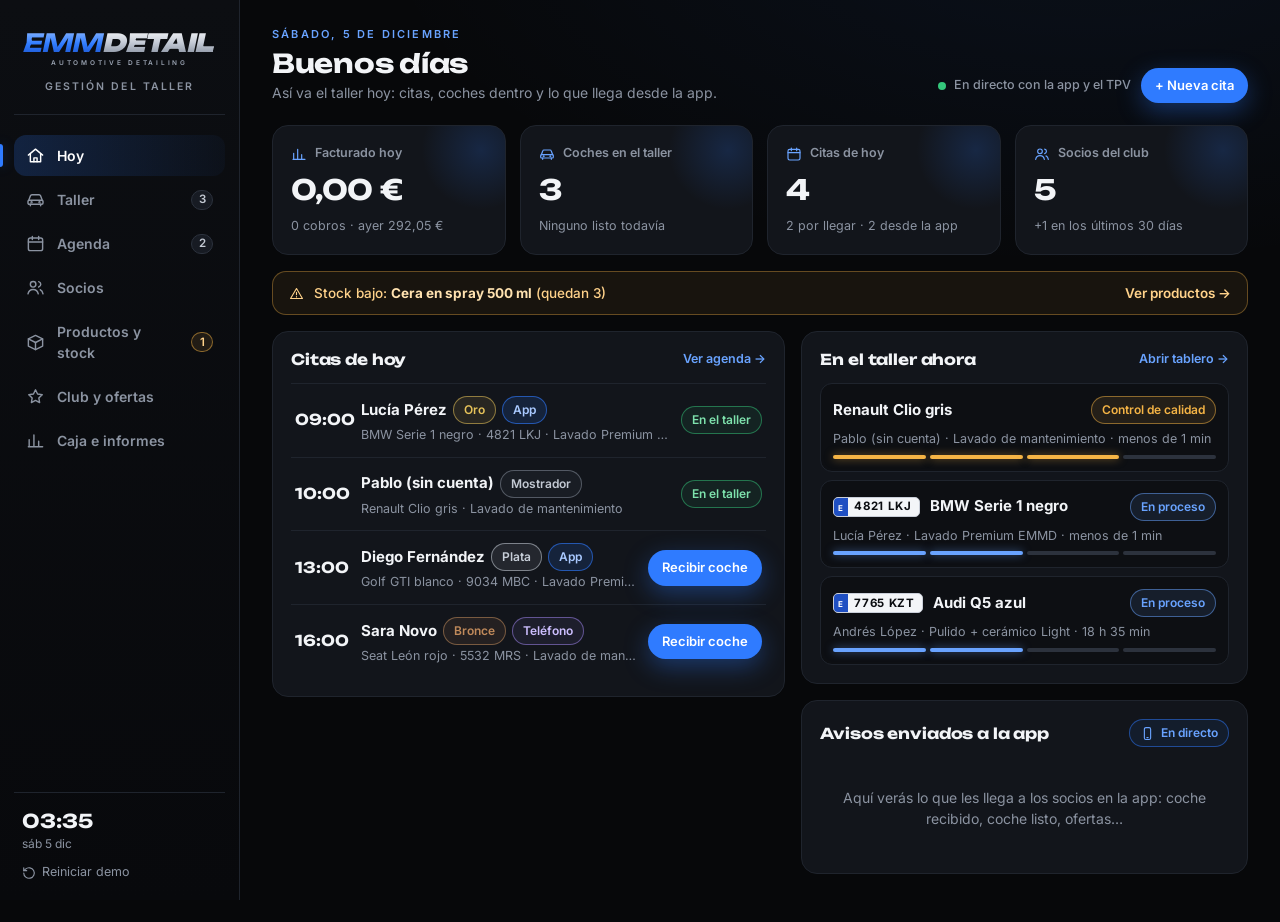
<file: club/taller.html>
<!doctype html>
<html lang="es">
<head>
<meta charset="utf-8">
<meta name="viewport" content="width=device-width, initial-scale=1">
<title>EMM Detail · Gestión del taller</title>
<link rel="preconnect" href="https://fonts.googleapis.com">
<link rel="preconnect" href="https://fonts.gstatic.com" crossorigin>
<link href="https://fonts.googleapis.com/css2?family=Unbounded:wght@500;700;800;900&family=Inter:wght@400;500;600;700&display=swap" rel="stylesheet">
<link rel="stylesheet" href="estilo.css">
<style>
/* ───────── Estructura: barra lateral + zona principal ───────── */
:root { color-scheme: dark; --hh: 46px; }
body { min-height: 100vh; background: radial-gradient(1200px 600px at 85% -10%, rgba(47,123,255,.07), transparent 60%), var(--bg); }
.marco { display: grid; grid-template-columns: 240px minmax(0, 1fr); min-height: 100vh; }
.side { position: sticky; top: 0; height: 100vh; display: flex; flex-direction: column; gap: 20px; padding: 24px 14px 18px; background: linear-gradient(180deg, #0c0e12, #08090c); border-right: 1px solid var(--line); z-index: 5; }
.marca { display: flex; flex-direction: column; align-items: center; gap: 12px; padding: 6px 0 20px; border-bottom: 1px solid var(--line); }
.marca .logo .w { font-size: 25px; }
.marca .logo small { font-size: 6.5px; }
.marca-t { font-size: 10.5px; font-weight: 600; letter-spacing: .2em; text-transform: uppercase; color: var(--mut); }
.nav { display: grid; gap: 3px; }
.nav a { display: flex; align-items: center; gap: 12px; padding: 10px 12px; border-radius: 12px; color: var(--mut); font-weight: 600; font-size: 14px; transition: .15s; position: relative; }
.nav a svg { width: 19px; height: 19px; flex: none; }
.nav a:hover { color: var(--ink); background: rgba(255,255,255,.03); }
.nav a.on { color: #fff; background: linear-gradient(90deg, rgba(47,123,255,.2), rgba(47,123,255,.04)); }
.nav a.on::before { content: ""; position: absolute; left: -14px; top: 9px; bottom: 9px; width: 3px; border-radius: 0 3px 3px 0; background: var(--blue); box-shadow: 0 0 12px var(--glow); }
.nav .num { margin-left: auto; min-width: 22px; height: 20px; padding: 0 6px; border-radius: 999px; background: var(--card2); border: 1px solid var(--line2); font-size: 11.5px; display: grid; place-items: center; color: #c3c9d3; }
.nav .num.warn { border-color: rgba(245,180,69,.5); color: #ffd28a; background: rgba(245,180,69,.1); }
.side-pie { margin-top: auto; display: grid; gap: 10px; padding: 14px 8px 0; border-top: 1px solid var(--line); }
.reloj { font-size: 12px; color: var(--mut); }
.reloj b { display: block; color: var(--ink); font-family: Unbounded; font-size: 19px; font-weight: 700; }
.lnk { display: inline-flex; align-items: center; gap: 6px; background: none; border: 0; color: var(--mut); font-size: 12.5px; padding: 0; }
.lnk svg { width: 14px; height: 14px; }
.lnk:hover { color: var(--bad); }
.main { padding: 26px 32px 48px; min-width: 0; }
.top { display: flex; justify-content: space-between; align-items: flex-end; gap: 16px; margin-bottom: 22px; }
.top h1 { font-size: 26px; font-weight: 700; margin: 6px 0 4px; }
.top p { font-size: 14px; max-width: 640px; }
.top-acc { flex: none; }
.vivo { display: inline-flex; align-items: center; gap: 8px; font-size: 12.5px; color: var(--mut); font-weight: 500; white-space: nowrap; }
.vivo i { width: 8px; height: 8px; border-radius: 50%; background: var(--ok); animation: latido 2s infinite; }
@keyframes latido { 0% { box-shadow: 0 0 0 0 rgba(52,199,123,.6); } 70%, 100% { box-shadow: 0 0 0 8px rgba(52,199,123,0); } }

/* ───────── Piezas comunes ───────── */
.f { display: grid; gap: 5px; font-size: 12.5px; color: var(--mut); font-weight: 600; }
.card-c { display: flex; justify-content: space-between; align-items: center; gap: 10px; margin-bottom: 14px; }
.card-c h2 { font-size: 15px; font-weight: 700; }
.card-c a, .card-c .enl { font-size: 12.5px; color: var(--blue2); font-weight: 600; }
.card.sin-p { padding: 0; overflow: hidden; }
.card.sin-p .card-c { padding: 18px 18px 0; }
.chip.nivel { color: var(--c); border-color: color-mix(in srgb, var(--c) 55%, transparent); background: color-mix(in srgb, var(--c) 10%, transparent); }
.chip.org.app { border-color: rgba(47,123,255,.6); color: #a9c9ff; background: rgba(47,123,255,.14); }
.chip.org.tel { border-color: rgba(167,139,250,.5); color: #cdbfff; background: rgba(167,139,250,.08); }
.chip.org.most { border-color: rgba(154,163,178,.45); color: #c3c9d3; background: rgba(154,163,178,.06); }
.est-recibido { --e: #9aa3b2; } .est-proceso { --e: #69a3ff; } .est-calidad { --e: #f5b445; } .est-listo { --e: #34c77b; }
.chip.est { color: var(--e); border-color: color-mix(in srgb, var(--e) 50%, transparent); background: color-mix(in srgb, var(--e) 10%, transparent); white-space: nowrap; flex: none; }
.placa { display: inline-flex; align-items: center; gap: 6px; height: 20px; padding-right: 7px; border-radius: 5px; overflow: hidden; background: #f3f5f8; color: #0b0d11; font-weight: 700; font-size: 11.5px; letter-spacing: .06em; border: 1px solid #c9ced8; white-space: nowrap; flex: none; }
.placa i { align-self: stretch; display: grid; place-items: end center; padding: 0 4px 2px; background: #1f4fc2; color: #fff; font-style: normal; font-size: 8px; }
.ic { width: 15px; height: 15px; vertical-align: -3px; flex: none; }
.btn-rojo { background: var(--bad); color: #fff; }
.btn-rojo-g { background: transparent; border: 1px solid rgba(255,93,93,.5); color: #ffaaaa; }
.btn-rojo-g:hover { background: rgba(255,93,93,.1); }
.seg { display: inline-flex; background: var(--bg2); border: 1px solid var(--line2); border-radius: 999px; padding: 3px; gap: 2px; }
.seg button { border: 0; background: none; white-space: nowrap; padding: 7px 14px; border-radius: 999px; font-size: 13px; font-weight: 600; color: var(--mut); }
.seg button.on { background: var(--blue); color: #fff; }
.tabla { width: 100%; border-collapse: collapse; font-size: 13.5px; }
.tabla th { text-align: left; font-size: 10.5px; letter-spacing: .12em; text-transform: uppercase; color: var(--mut); font-weight: 600; padding: 12px 14px; border-bottom: 1px solid var(--line); white-space: nowrap; }
.tabla td { padding: 12px 14px; border-bottom: 1px solid var(--line); vertical-align: middle; }
.tabla tr:last-child td { border-bottom: 0; }
.tabla tr.clic { cursor: pointer; transition: .12s; }
.tabla tr.clic:hover { background: rgba(47,123,255,.05); }
.der { text-align: right !important; font-variant-numeric: tabular-nums; }
.tabla .sub { display: block; font-size: 12px; color: var(--mut); }
.mini-kpis { display: grid; grid-template-columns: repeat(4, minmax(0, 1fr)); gap: 12px; margin-bottom: 16px; }
.mk { background: var(--card); border: 1px solid var(--line); border-radius: 14px; padding: 14px 16px; }
.mk span { font-size: 12px; color: var(--mut); font-weight: 600; display: flex; align-items: center; gap: 7px; }
.mk b { display: block; font-family: Unbounded; font-size: 21px; font-weight: 700; margin-top: 4px; }
.punto { width: 8px; height: 8px; border-radius: 50%; background: var(--c); display: inline-block; flex: none; }

/* ───────── Hoy ───────── */
.kpis { display: grid; grid-template-columns: repeat(4, minmax(0, 1fr)); gap: 14px; margin-bottom: 16px; }
.kpi { display: flex; flex-direction: column; gap: 6px; position: relative; overflow: hidden; transition: .15s; }
.kpi:hover { border-color: var(--line2); transform: translateY(-1px); }
.kpi::after { content: ""; position: absolute; right: -36px; top: -36px; width: 120px; height: 120px; border-radius: 50%; background: radial-gradient(circle, rgba(47,123,255,.18), transparent 70%); }
.kpi-e { font-size: 12.5px; color: var(--mut); font-weight: 600; display: flex; align-items: center; gap: 8px; }
.kpi-e svg { width: 16px; height: 16px; color: var(--blue2); }
.kpi-v { font-family: Unbounded; font-size: 28px; font-weight: 700; letter-spacing: -.02em; }
.kpi-s { font-size: 12.5px; color: var(--mut); }
.dos { display: grid; grid-template-columns: minmax(0, 1.15fr) minmax(0, 1fr); gap: 16px; align-items: start; }
.pila { display: grid; gap: 16px; grid-template-columns: minmax(0, 1fr); } /* que el contenido no ensanche la columna */
.alerta { display: flex; align-items: center; gap: 10px; padding: 11px 16px; margin-bottom: 16px; border-radius: 14px; border: 1px solid rgba(245,180,69,.35); background: rgba(245,180,69,.07); color: #ffd28a; font-size: 13.5px; font-weight: 500; }
.alerta b { color: #ffe2b0; }
.alerta .enl { margin-left: auto; font-weight: 600; white-space: nowrap; }
.cf { display: grid; grid-template-columns: 54px minmax(0, 1fr) auto; align-items: center; gap: 12px; padding: 12px 4px; border-top: 1px solid var(--line); }
.cf:first-child { border-top: 0; padding-top: 2px; }
.cf-h { font-family: Unbounded; font-weight: 700; font-size: 15px; }
.cf-i { cursor: pointer; min-width: 0; }
.cf-i .fila { flex-wrap: wrap; gap: 6px; }
.cf-i .mut { white-space: nowrap; overflow: hidden; text-overflow: ellipsis; margin-top: 2px; }
.cf.hecha { opacity: .55; }
.mo { display: grid; grid-template-columns: minmax(0, 1fr); gap: 6px; padding: 12px; border-radius: 12px; background: var(--bg2); border: 1px solid var(--line); transition: .15s; }
.mo + .mo { margin-top: 8px; }
.mo:hover { border-color: var(--line2); }
.mo .fila b { white-space: nowrap; overflow: hidden; text-overflow: ellipsis; }
.pasos { display: grid; grid-template-columns: repeat(4, 1fr); gap: 4px; }
.pasos i { height: 4px; border-radius: 4px; background: var(--line2); }
.pasos i.on { background: var(--e); box-shadow: 0 0 8px color-mix(in srgb, var(--e) 50%, transparent); }
.av { display: grid; grid-template-columns: 30px minmax(0, 1fr) auto; gap: 10px; align-items: start; padding: 10px 0; border-top: 1px solid var(--line); font-size: 13px; }
.av:first-child { border-top: 0; padding-top: 0; }
.av-i { width: 30px; height: 30px; border-radius: 9px; display: grid; place-items: center; background: rgba(47,123,255,.12); color: var(--blue2); }
.av-i svg { width: 15px; height: 15px; }
.av-i.listo { background: rgba(52,199,123,.12); color: var(--ok); }
.av-i.oferta { background: rgba(167,139,250,.12); color: #c9b8ff; }
.av p { color: #c9cfd9; }

/* ───────── Taller (tablero) ───────── */
.kanban { display: grid; grid-template-columns: repeat(4, minmax(0, 1fr)); gap: 14px; align-items: stretch; }
.col { background: var(--bg2); border: 1px solid var(--line); border-radius: 18px; padding: 12px; min-height: calc(100vh - 175px); display: flex; flex-direction: column; }
.col-c { display: flex; align-items: center; gap: 8px; padding: 4px 4px 12px; font-size: 13.5px; }
.col-c i { width: 9px; height: 9px; border-radius: 50%; background: var(--e); box-shadow: 0 0 10px var(--e); flex: none; }
.col-c .num { margin-left: auto; min-width: 24px; height: 22px; padding: 0 7px; border-radius: 999px; background: var(--card2); border: 1px solid var(--line2); font-size: 12px; display: grid; place-items: center; }
.col-b { display: flex; flex-direction: column; gap: 10px; flex: 1; border-radius: 12px; transition: .15s; padding: 2px; }
.col-b.sobre { background: rgba(47,123,255,.07); outline: 1px dashed var(--blue); outline-offset: 2px; }
.col-vacio { flex: 1; min-height: 120px; display: grid; place-items: center; border: 1px dashed var(--line2); border-radius: 12px; color: var(--mut); font-size: 12.5px; }
.col, .ot { min-width: 0; }
.ot { background: var(--card); border: 1px solid var(--line); border-left: 3px solid var(--e); border-radius: 14px; padding: 12px; cursor: grab; display: grid; gap: 7px; transition: border-color .15s, opacity .15s; }
.ot:hover { border-color: var(--line2); border-left-color: var(--e); }
.ot.arrastrando { opacity: .35; }
.ot .entre { flex-wrap: wrap; gap: 6px; }
.ot h4 { font-family: Inter; font-size: 14.5px; font-weight: 700; line-height: 1.25; }
.ot-cli { font-size: 13px; color: #c9cfd9; margin-top: -4px; }
.ot-srv { font-size: 12.5px; font-weight: 600; color: var(--blue2); }
.ot-meta { display: flex; flex-wrap: wrap; gap: 4px 12px; font-size: 12px; color: var(--mut); }
.ot-meta span { display: inline-flex; align-items: center; gap: 5px; }
.ot-nota { font-size: 12px; color: #d9c79f; background: rgba(245,180,69,.07); border: 1px solid rgba(245,180,69,.2); border-radius: 9px; padding: 6px 9px; }
.ot-acc { display: flex; gap: 6px; justify-content: flex-end; margin-top: 2px; }
.ot-acc .btn-sm { padding: 6px 12px; font-size: 12.5px; white-space: nowrap; }
.ot-acc .btn-blue { box-shadow: none; }
.ot-acc .chip { margin-right: auto; white-space: nowrap; font-size: 11.5px; padding: 4px 9px; }
/* En columnas estrechas (portada, ~1000 px) los botones encogen un poco en vez de partirse o salirse */
.ot { container-type: inline-size; }
@container (max-width: 190px) {
  .ot-acc { gap: 4px; }
  .ot-acc .btn-sm { padding: 6px 9px; }
  .ot-acc .chip { font-size: 10.5px; padding: 4px 7px; }
}

/* ───────── Agenda ───────── */
.ag-barra { display: flex; align-items: center; justify-content: space-between; gap: 12px; margin-bottom: 14px; flex-wrap: wrap; }
.ag-nav { display: flex; align-items: center; gap: 8px; }
.ag-nav h2 { font-size: 17px; margin-left: 6px; }
.ic-btn { width: 36px; height: 36px; border-radius: 50%; display: grid; place-items: center; background: var(--card); border: 1px solid var(--line2); }
.ic-btn:hover { border-color: var(--blue2); }
.leyenda { display: flex; gap: 14px; font-size: 12.5px; color: var(--mut); flex-wrap: wrap; }
.leyenda span { display: inline-flex; align-items: center; gap: 6px; }
.leyenda i { width: 10px; height: 10px; border-radius: 3px; background: var(--o); }
.app-aviso { display: flex; align-items: center; gap: 12px; padding: 10px 14px; margin-bottom: 12px; border-radius: 14px; background: linear-gradient(90deg, rgba(47,123,255,.16), rgba(47,123,255,.03)); border: 1px solid rgba(47,123,255,.35); font-size: 13.5px; }
.app-aviso svg { width: 20px; height: 20px; color: var(--blue2); flex: none; }
.app-aviso b { color: #fff; }
.o-app { --o: #2f7bff; } .o-telefono { --o: #a78bfa; } .o-mostrador { --o: #9aa3b2; }
.ag { background: var(--card); border: 1px solid var(--line); border-radius: 18px; overflow: hidden; }
.ag-fila { display: grid; grid-template-columns: 58px repeat(6, minmax(0, 1fr)); }
.ag-cab { padding: 10px 6px 9px; text-align: center; border-left: 1px solid var(--line); border-bottom: 1px solid var(--line); }
.ag-cab span { font-size: 10.5px; text-transform: uppercase; letter-spacing: .14em; color: var(--mut); font-weight: 600; }
.ag-cab b { display: block; font-family: Unbounded; font-size: 18px; margin: 2px 0; }
.ag-cab small { font-size: 11px; color: var(--mut); }
.ag-cab.hoy { background: rgba(47,123,255,.08); }
.ag-cab.hoy b { color: var(--blue2); }
.ag-gut { border-bottom: 1px solid var(--line); font-size: 10px; color: var(--mut); padding: 8px 6px; text-align: right; line-height: 1.2; }
.ag-banda { grid-column: 2 / -1; display: grid; grid-template-columns: repeat(6, minmax(0, 1fr)); gap: 4px; padding: 6px 4px; border-bottom: 1px solid var(--line); }
.ev-l { --o: #9aa3b2; display: flex; align-items: center; gap: 8px; min-width: 0; text-align: left; border: 0; border-left: 3px solid var(--o); border-radius: 8px; padding: 6px 10px; font-size: 12px; color: var(--ink); background: color-mix(in srgb, var(--o) 20%, transparent); }
.ev-l b { white-space: nowrap; font-weight: 600; overflow: hidden; text-overflow: ellipsis; min-width: 0; flex: 0 1 auto; }
.ev-l span { color: #b7bfcc; white-space: nowrap; overflow: hidden; text-overflow: ellipsis; min-width: 0; flex: 1 1 0; }
/* Banda que sigue en otra semana: el lado cortado va recto y con una flecha, para que se lea como «continúa» */
.ev-l.viene { border-top-left-radius: 0; border-bottom-left-radius: 0; }
.ev-l.sigue { border-top-right-radius: 0; border-bottom-right-radius: 0; }
.ev-l .flecha { flex: none; color: #d5dbe5; font-weight: 700; }
.ev-l:hover, .ev:hover { filter: brightness(1.18); }
.ag-horas { position: relative; height: calc(var(--hh) * 10); }
.ag-horas span { position: absolute; right: 8px; font-size: 11px; color: var(--mut); margin-top: 4px; font-variant-numeric: tabular-nums; }
.ag-dia { position: relative; height: calc(var(--hh) * 10); border-left: 1px solid var(--line); background-image: repeating-linear-gradient(to bottom, transparent 0, transparent calc(var(--hh) - 1px), var(--line) calc(var(--hh) - 1px), var(--line) var(--hh)); }
.ag-dia.hoy { background-color: rgba(47,123,255,.035); }
.ag-cerrado { position: absolute; left: 0; right: 0; background: repeating-linear-gradient(135deg, rgba(255,255,255,.03) 0 8px, transparent 8px 16px); display: grid; place-items: center; font-size: 11.5px; color: var(--mut); }
.ev { --o: #9aa3b2; position: absolute; text-align: left; border: 0; border-left: 3px solid var(--o); border-radius: 9px; padding: 5px 8px; overflow: hidden; display: flex; flex-direction: column; gap: 1px; font-size: 12px; line-height: 1.25; color: var(--ink); background: color-mix(in srgb, var(--o) 20%, #12151b); z-index: 1; box-shadow: 0 0 0 1.5px var(--card), 0 6px 14px rgba(0,0,0,.35); }
.ev b, .ev .ev-c { white-space: normal; display: -webkit-box; -webkit-line-clamp: 2; -webkit-box-orient: vertical; }
.ev.app, .ev-l.app { --o: #2f7bff; background: linear-gradient(180deg, #1f3a72, #172c55); }
.ev.telefono, .ev-l.telefono { --o: #a78bfa; }
.ev.mostrador, .ev-l.mostrador { --o: #9aa3b2; }
.ev.hecha, .ev-l.hecha { opacity: .45; }
.ev b { font-weight: 600; overflow: hidden; }
.ev-h { font-size: 11px; color: #d5dbe5; display: flex; align-items: center; gap: 5px; font-weight: 600; font-variant-numeric: tabular-nums; }
.ev em, .ev-l em { font-style: normal; font-size: 9px; font-weight: 700; letter-spacing: .08em; text-transform: uppercase; background: var(--blue); color: #fff; border-radius: 4px; padding: 1px 5px; }
.ev-l em { margin-left: auto; flex: none; }
.ev-ok { width: 7px; height: 7px; border-radius: 50%; background: var(--ok); box-shadow: 0 0 6px var(--ok); }
.ev-c { color: #b7bfcc; overflow: hidden; }
/* Cada tarjeta mide lo que le toca de la columna; si se queda estrecha, se esconde el chip y los textos van en una línea con «…» */
.ev { container-type: inline-size; }
.ev-h { min-width: 0; white-space: nowrap; overflow: hidden; }
.ev.estrecha { padding: 4px 5px; border-left-width: 2px; }
.ev.estrecha.n3 { padding: 4px 4px; }
@container (max-width: 92px) {
  .ev-h em { display: none; }
  .ev b, .ev .ev-c { display: block; white-space: nowrap; overflow: hidden; text-overflow: ellipsis; }
}
@container (max-width: 44px) {
  .ev-h { display: block; text-overflow: ellipsis; font-size: 10px; letter-spacing: -.02em; }
}
.ag-ahora { position: absolute; left: 0; right: 0; height: 2px; background: var(--bad); z-index: 10; pointer-events: none; }
.ag-ahora::before { content: ""; position: absolute; left: -5px; top: -4px; width: 10px; height: 10px; border-radius: 50%; background: var(--bad); }

/* ───────── Socios ───────── */
.buscador { position: relative; max-width: 360px; flex: 1; }
.buscador svg { position: absolute; left: 13px; top: 50%; transform: translateY(-50%); width: 16px; height: 16px; color: var(--mut); }
.buscador input { padding-left: 38px; border-radius: 999px; }
.saldo-pos { color: #7ee2ad; font-weight: 600; }
#tbSocios td.mut, #tbSocios td.der { white-space: nowrap; } /* tarjeta, cifras y saldo en una sola línea */
.avatar { width: 52px; height: 52px; border-radius: 16px; display: grid; place-items: center; font-family: Unbounded; font-weight: 700; font-size: 17px; color: #0b0d11; background: linear-gradient(135deg, #fff, var(--c)); flex: none; }
.so-cab { display: flex; align-items: center; gap: 14px; margin-bottom: 16px; }
.so-cab h3 { margin: 0 0 3px; font-size: 19px; }
.so-cab .chip { margin-left: auto; align-self: flex-start; }
.so-kpis { display: grid; grid-template-columns: repeat(3, 1fr); gap: 10px; }
.so-kpis div { background: var(--bg2); border: 1px solid var(--line); border-radius: 12px; padding: 11px 14px; }
.so-kpis span { font-size: 11.5px; color: var(--mut); font-weight: 600; }
.so-kpis b { display: block; font-family: Unbounded; font-size: 19px; margin-top: 2px; }
.prog { height: 7px; border-radius: 7px; background: var(--line2); overflow: hidden; margin: 14px 0 6px; }
.prog i { display: block; height: 100%; border-radius: 7px; background: linear-gradient(90deg, var(--blue), var(--c)); }
.so-dos { display: grid; grid-template-columns: minmax(0, 1fr) minmax(0, 1.2fr); gap: 20px; margin-top: 18px; }
.so-dos h4 { font-size: 11px; letter-spacing: .14em; text-transform: uppercase; color: var(--mut); margin: 0 0 8px; font-family: Inter; }
.so-dos h4:not(:first-child) { margin-top: 18px; }
.coche-f { display: flex; align-items: center; gap: 10px; padding: 9px 12px; background: var(--bg2); border: 1px solid var(--line); border-radius: 11px; font-size: 13.5px; }
.coche-f + .coche-f { margin-top: 6px; }
.ajuste { display: grid; grid-template-columns: 90px 1fr; gap: 8px; }
.ajuste input { padding: 9px 11px; }
.rapidos { display: flex; gap: 6px; margin-top: 8px; flex-wrap: wrap; }
.rapidos .chip { background: var(--bg2); cursor: pointer; }
.rapidos .chip:hover { border-color: var(--blue2); color: #fff; }
.movs { max-height: 340px; overflow: auto; padding-right: 4px; }
.mv { display: grid; grid-template-columns: 28px minmax(0, 1fr) auto; gap: 10px; align-items: center; padding: 9px 0; border-top: 1px solid var(--line); font-size: 13px; }
.mv:first-child { border-top: 0; padding-top: 0; }
.mv-i { width: 28px; height: 28px; border-radius: 8px; display: grid; place-items: center; font-size: 11px; font-weight: 700; background: var(--card2); color: var(--mut); }
.mv-i.compra { background: rgba(47,123,255,.12); color: var(--blue2); }
.mv-i.recarga { background: rgba(52,199,123,.12); color: var(--ok); }
.mv-i.canje { background: rgba(245,180,69,.12); color: var(--warn); }
.mv-i.ajuste { background: rgba(167,139,250,.12); color: #c9b8ff; }
.mv small { display: block; color: var(--mut); font-size: 11.5px; }
.mv-v { text-align: right; font-size: 12.5px; font-weight: 600; white-space: nowrap; font-variant-numeric: tabular-nums; }
.mv-v .pos { color: #7ee2ad; } .mv-v .neg { color: #ffaaaa; }
.mv-v span { display: block; }

/* ───────── Productos ───────── */
.num-in { display: inline-flex; align-items: center; gap: 4px; }
.num-in input { width: 74px; padding: 7px 9px; text-align: right; border-radius: 10px; font-variant-numeric: tabular-nums; }
.num-in .mas { width: 30px; height: 30px; border-radius: 9px; border: 1px solid var(--line2); background: var(--bg2); display: grid; place-items: center; font-weight: 700; }
.num-in .mas:hover { border-color: var(--blue2); }
tr.bajo td { background: rgba(245,180,69,.05); }
tr.bajo td:first-child { box-shadow: inset 3px 0 0 var(--warn); }
.ped { display: flex; align-items: center; gap: 12px; padding: 10px 0; border-top: 1px solid var(--line); font-size: 13.5px; }
.ped:first-child { border-top: 0; padding-top: 0; }
.ped > div { flex: 1; min-width: 0; }

/* ───────── Club y ofertas ───────── */
.reglas { display: grid; grid-template-columns: repeat(3, 1fr); gap: 10px; margin-bottom: 14px; }
.regla { background: var(--bg2); border: 1px solid var(--line); border-radius: 12px; padding: 12px 14px; }
.regla b { display: block; font-family: Unbounded; font-size: 15px; white-space: nowrap; }
.regla span { font-size: 12px; color: var(--mut); }
.niveles { display: grid; grid-template-columns: repeat(3, minmax(0, 1fr)); gap: 10px; margin-bottom: 10px; }
.nivel-c { border: 1px solid color-mix(in srgb, var(--c) 35%, transparent); background: linear-gradient(160deg, color-mix(in srgb, var(--c) 12%, transparent), transparent 70%); border-radius: 14px; padding: 14px; }
.nivel-n { font-family: Unbounded; color: var(--c); font-size: 16px; }
.nivel-r { font-size: 12px; color: var(--mut); margin-top: 2px; }
.nivel-d { font-family: Unbounded; font-size: 24px; font-weight: 700; margin: 10px 0 8px; }
.nivel-d small { display: block; font-family: Inter; font-size: 12px; color: var(--mut); font-weight: 500; margin-top: 2px; }
.nivel-c .entre .peq { white-space: nowrap; }
.dos.club { grid-template-columns: minmax(0, 1.45fr) minmax(0, 1fr); }
.nivel-c ul { list-style: none; display: grid; gap: 4px; font-size: 12.5px; color: #c9cfd9; }
.nivel-c li::before { content: "✓"; color: var(--c); margin-right: 7px; font-weight: 700; }
.bono { flex-wrap: wrap; }
.pct { position: relative; width: 96px; }
.pct input { padding-right: 30px; text-align: right; font-weight: 700; }
.pct span { position: absolute; right: 12px; top: 50%; transform: translateY(-50%); color: var(--mut); font-weight: 600; }
.rec { display: flex; align-items: center; gap: 12px; padding: 10px 0; border-top: 1px solid var(--line); font-size: 13.5px; }
.rec:first-of-type { border-top: 0; }
.rec > div { flex: 1; }
.plantillas { display: flex; gap: 6px; flex-wrap: wrap; }
.plantillas .chip { cursor: pointer; background: var(--bg2); }
.plantillas .chip:hover { border-color: var(--blue2); color: #fff; }
.noti { display: flex; gap: 12px; align-items: flex-start; padding: 12px 14px; border-radius: 16px; background: rgba(255,255,255,.06); border: 1px solid var(--line2); margin: 14px 0; backdrop-filter: blur(8px); }
.noti-i { width: 34px; height: 34px; border-radius: 9px; background: #000; display: grid; place-items: center; flex: none; border: 1px solid var(--line2); }
.noti-i b { font-family: Unbounded; font-weight: 900; font-size: 9px; letter-spacing: -.02em; color: var(--blue2); font-style: italic; }
.tabla.compacta td, .tabla.compacta th { padding: 10px 12px; }
.noti b { font-size: 12.5px; } .noti small { color: var(--mut); font-weight: 500; margin-left: 6px; }
.noti p { font-size: 13px; color: #d9dee6; margin-top: 2px; white-space: pre-wrap; word-break: break-word; }
.of { padding: 12px 0; border-top: 1px solid var(--line); font-size: 13.5px; }
.of:first-of-type { border-top: 0; padding-top: 0; }
.of small { color: var(--mut); font-size: 12px; }

/* ───────── Caja e informes ───────── */
.caja-total { font-family: Unbounded; font-size: 34px; font-weight: 700; letter-spacing: -.02em; }
.forma { display: grid; grid-template-columns: 90px minmax(0, 1fr) 90px; gap: 10px; align-items: center; font-size: 13px; margin-top: 10px; }
.forma .barra { height: 8px; border-radius: 8px; background: var(--line); overflow: hidden; }
.forma .barra i { display: block; height: 100%; background: var(--blue); border-radius: 8px; }
.graf { position: relative; height: 200px; display: flex; align-items: flex-end; gap: 4px; margin-left: 52px; }
.gl { position: absolute; left: 0; right: 0; border-top: 1px dashed var(--line2); }
.gl span { position: absolute; right: calc(100% + 8px); top: -8px; font-size: 10.5px; color: var(--mut); white-space: nowrap; font-variant-numeric: tabular-nums; }
.b { flex: 1; background: linear-gradient(180deg, var(--blue2), var(--blue)); border-radius: 4px 4px 1px 1px; position: relative; min-height: 2px; opacity: .85; transition: opacity .12s; z-index: 1; }
.b.cero { background: var(--line2); }
.b.hoy { background: linear-gradient(180deg, #7ee2ad, var(--ok)); }
.b:hover { opacity: 1; }
.b:hover::after { content: attr(data-tip); position: absolute; bottom: calc(100% + 6px); left: 50%; transform: translateX(-50%); background: #fff; color: #0b0d11; font-size: 11.5px; font-weight: 600; padding: 4px 8px; border-radius: 6px; white-space: nowrap; z-index: 2; }
.graf-x { display: flex; gap: 4px; margin: 6px 0 0 52px; }
.graf-x span { flex: 1; text-align: center; font-size: 10.5px; color: var(--mut); white-space: nowrap; }
.anillo { width: 54px; height: 54px; border-radius: 50%; background: conic-gradient(var(--blue) calc(var(--p) * 1%), var(--line2) 0); display: grid; place-items: center; flex: none; }
.anillo::before { content: ""; width: 40px; height: 40px; border-radius: 50%; background: var(--card); grid-area: 1 / 1; }
.top-s { display: grid; grid-template-columns: minmax(0, 1fr) auto; gap: 4px 12px; align-items: center; font-size: 13px; padding: 7px 0; }
.top-s .barra { grid-column: 1 / -1; height: 6px; border-radius: 6px; background: var(--line); overflow: hidden; }
.top-s .barra i { display: block; height: 100%; background: linear-gradient(90deg, var(--blue), var(--blue2)); border-radius: 6px; }

/* ───────── Ventanas ───────── */
#dlg { padding: 0; width: min(560px, calc(100vw - 32px)); max-height: calc(100vh - 40px); overflow: auto; }
#dlg.ancho { width: min(800px, calc(100vw - 32px)); }
.dlg-in { padding: 24px; display: grid; gap: 14px; }
.dlg-in h3 { margin: 0; font-size: 18px; }
.dlg-acc { display: flex; justify-content: flex-end; gap: 10px; margin-top: 4px; flex-wrap: wrap; }
.dlg-acc .izq { margin-right: auto; }
.rejilla2 { display: grid; grid-template-columns: 1fr 1fr; gap: 12px; }
label.f.chk { display: flex; align-items: center; gap: 9px; align-self: end; padding-bottom: 13px; cursor: pointer; color: var(--ink); font-weight: 500; font-size: 13.5px; }
.chk input { width: 18px; height: 18px; padding: 0; margin: 0; accent-color: var(--blue); flex: none; }
.huecos { display: grid; grid-template-columns: repeat(auto-fill, minmax(66px, 1fr)); gap: 6px; }
.hueco { background: var(--bg2); border: 1px solid var(--line2); border-radius: 10px; padding: 8px 4px; font-weight: 600; font-size: 13px; display: flex; flex-direction: column; align-items: center; line-height: 1.1; color: var(--ink); }
.hueco small { font-size: 9.5px; color: var(--warn); font-weight: 600; margin-top: 3px; }
.hueco:hover:not(:disabled) { border-color: var(--blue2); }
.hueco.on { background: var(--blue); border-color: var(--blue); color: #fff; }
.hueco.on small { color: #fff; }
.hueco:disabled { opacity: .35; cursor: not-allowed; background: transparent; border-style: dashed; text-decoration: line-through; }
.precio-prev { display: flex; justify-content: space-between; align-items: center; padding: 12px 14px; border-radius: 12px; background: var(--bg2); border: 1px solid var(--line); font-size: 13px; }
.precio-prev b { font-family: Unbounded; font-size: 17px; }
.ficha { display: grid; grid-template-columns: 110px 1fr; gap: 9px 14px; font-size: 14px; }
.ficha dt { color: var(--mut); font-size: 12.5px; font-weight: 600; padding-top: 1px; }
.ficha dd { display: flex; align-items: center; gap: 8px; flex-wrap: wrap; }
.resumen { display: flex; align-items: center; gap: 12px; padding: 12px 14px; border-radius: 12px; background: var(--bg2); border: 1px solid var(--line); }
.rapidas { display: flex; gap: 6px; flex-wrap: wrap; margin-top: -4px; }
.rapidas .chip { background: var(--bg2); cursor: pointer; }
.rapidas .chip:hover { border-color: var(--blue2); color: #fff; }

/* ───────── Pantallas más estrechas ───────── */
@media (max-width: 1150px) {
  .marco { grid-template-columns: 74px minmax(0, 1fr); }
  .side { padding: 20px 10px 16px; }
  .marca .logo .w { font-size: 15px; }
  .marca .logo i, .marca .logo small, .marca-t, .nav .t, .reloj span, .lnk span { display: none; }
  .nav a { justify-content: center; padding: 11px; }
  .nav a.on::before { left: -10px; }
  .nav .num { position: absolute; top: 1px; right: 1px; min-width: 18px; height: 17px; font-size: 10px; padding: 0 4px; }
  .reloj b { font-size: 14px; text-align: center; }
  .lnk { justify-content: center; }
  .main { padding: 22px 20px 40px; }
  .kpi-v { font-size: 24px; }
  .top h1 { font-size: 23px; }
}
@media (max-width: 900px) {
  .dos, .so-dos { grid-template-columns: 1fr; }
  .kpis, .mini-kpis { grid-template-columns: repeat(2, minmax(0, 1fr)); }
  .kanban { grid-template-columns: repeat(2, minmax(0, 1fr)); }
  .top { flex-direction: column; align-items: flex-start; }
}
</style>
</head>
<body>
<div class="marco">
  <aside class="side">
    <a href="#hoy" class="marca">
      <span class="logo"><span class="w"><b>EMM</b><i>DETAIL</i></span><small>AUTOMOTIVE DETAILING</small></span>
      <span class="marca-t">Gestión del taller</span>
    </a>
    <nav class="nav" id="nav"></nav>
    <div class="side-pie">
      <div class="reloj" id="reloj"></div>
      <button class="lnk" data-acc="reiniciar" title="Reiniciar demo"><svg viewBox="0 0 24 24" fill="none" stroke="currentColor" stroke-width="2" stroke-linecap="round" stroke-linejoin="round"><path d="M3 12a9 9 0 1 0 3-6.7L3 8"/><path d="M3 3v5h5"/></svg><span>Reiniciar demo</span></button>
    </div>
  </aside>
  <main class="main">
    <header class="top">
      <div>
        <div class="eyebrow" id="topFecha"></div>
        <h1 id="topTitulo"></h1>
        <p class="mut" id="topSub"></p>
      </div>
      <div class="fila top-acc">
        <span class="vivo"><i></i>En directo con la app y el TPV</span>
        <button class="btn btn-blue btn-sm" data-acc="nuevaCita">+ Nueva cita</button>
      </div>
    </header>
    <section id="vista"></section>
  </main>
</div>
<dialog id="dlg"><div class="dlg-in" id="dlgIn"></div></dialog>
<div class="toast" id="toast"></div>

<script src="datos.js"></script>
<script>
(function () {
  "use strict";

  /* ───────── Utilidades ───────── */
  const $ = (s, r = document) => r.querySelector(s);
  const $$ = (s, r = document) => Array.from(r.querySelectorAll(s));
  const esc = (t) => String(t == null ? "" : t).replace(/[&<>"']/g, (c) => ({ "&": "&amp;", "<": "&lt;", ">": "&gt;", '"': "&quot;", "'": "&#39;" }[c]));
  const st = () => EMM.estado; // siempre leer de nuevo: otra pantalla puede haber cambiado los datos
  const hoy = () => EMM.hoyISO();
  const eur = EMM.eur;
  const norm = (t) => String(t || "").normalize("NFD").replace(/[̀-ͯ]/g, "").toLowerCase();
  const primerNombre = (n) => String(n || "").split(" ")[0];
  const plural = (n, uno, varios) => `${n} ${n === 1 ? uno : varios}`;
  const mayus = (t) => t.charAt(0).toUpperCase() + t.slice(1);
  const fechaLarga = (iso) => mayus(new Date(iso + "T12:00:00").toLocaleDateString("es-ES", { weekday: "long", day: "numeric", month: "long" }));
  const fechaHora = (x) => `${EMM.fechaCorta(EMM.fechaISO(new Date(x)))} · ${EMM.horaDe(x)}`;
  const horaNum = (h) => { const [a, b] = h.split(":").map(Number); return a + b / 60; };
  const porHora = (a, b) => a.hora.localeCompare(b.hora);
  const fmtH = (h) => String(h).replace(".", ",");
  const fmtKm = (k) => Number(k).toLocaleString("es-ES");
  const PASOS = ["recibido", "proceso", "calidad", "listo"];
  const SIGUIENTE = { recibido: "Empezar", proceso: "A control", calidad: "Marcar listo" };
  const ORIGEN = { app: { n: "App", c: "app" }, telefono: { n: "Teléfono", c: "tel" }, mostrador: { n: "Mostrador", c: "most" } };
  const FORMAS = { efectivo: "Efectivo", tarjeta: "Tarjeta", bizum: "Bizum", saldo: "Monedero" };
  const HH = 46, H0 = 9, H1 = 19; // alto de una hora en la agenda y franja visible

  // Iconos (trazo fino, heredan el color)
  const svg = (d, cl = "") => `<svg class="${cl}" viewBox="0 0 24 24" fill="none" stroke="currentColor" stroke-width="1.8" stroke-linecap="round" stroke-linejoin="round">${d}</svg>`;
  const IC = {
    hoy: '<path d="M3 11.5 12 4l9 7.5"/><path d="M5.5 10v10h13V10"/><path d="M10 20v-5h4v5"/>',
    taller: '<path d="M3.5 13 5.6 7.4A2 2 0 0 1 7.5 6h9a2 2 0 0 1 1.9 1.4l2.1 5.6"/><rect x="2.5" y="13" width="19" height="5" rx="1.5"/><path d="M5.5 18v2M18.5 18v2"/><circle cx="7" cy="15.5" r=".6"/><circle cx="17" cy="15.5" r=".6"/>',
    agenda: '<rect x="3" y="5" width="18" height="16" rx="2.5"/><path d="M3 10h18M8 3v4M16 3v4"/>',
    socios: '<circle cx="9" cy="8" r="3.5"/><path d="M2.5 20c.8-3.5 3.4-5.5 6.5-5.5s5.7 2 6.5 5.5"/><path d="M16 4.6a3.5 3.5 0 0 1 0 6.8M18 14.8c1.8.7 3 2.4 3.5 5.2"/>',
    productos: '<path d="M3 7.5 12 3l9 4.5-9 4.5z"/><path d="M3 7.5v9L12 21l9-4.5v-9"/><path d="M12 12v9"/>',
    club: '<path d="M12 3.5l2.6 5.3 5.9.9-4.3 4.1 1 5.8L12 16.9l-5.2 2.7 1-5.8-4.3-4.1 5.9-.9z"/>',
    caja: '<path d="M4 20V11M10 20V5M16 20v-7M21 20H3"/>',
    reloj: '<circle cx="12" cy="12" r="8.5"/><path d="M12 7.5V12l3 2"/>',
    km: '<path d="M4 18a8 8 0 1 1 16 0"/><path d="M12 18l4-5"/>',
    movil: '<rect x="7" y="2.5" width="10" height="19" rx="2.5"/><path d="M11 18.5h2"/>',
    campana: '<path d="M6 16V11a6 6 0 0 1 12 0v5l1.5 2h-15z"/><path d="M10 20.5a2 2 0 0 0 4 0"/>',
    check: '<path d="m5 12.5 4.5 4.5L19 7.5"/>',
    buscar: '<circle cx="11" cy="11" r="6.5"/><path d="m16 16 4.5 4.5"/>',
    izq: '<path d="m15 5-7 7 7 7"/>',
    der: '<path d="m9 5 7 7-7 7"/>',
    alerta: '<path d="M12 4 2.5 20h19z"/><path d="M12 10v4M12 17v.5"/>',
    regalo: '<rect x="3.5" y="8" width="17" height="4" rx="1"/><path d="M5 12v8h14v-8M12 8v12M12 8c-2-4-6-3.5-5-1s5 1 5 1zm0 0c2-4 6-3.5 5-1s-5 1-5 1z"/>',
  };

  const SECCIONES = [
    { k: "hoy", n: "Hoy" },
    { k: "taller", n: "Taller", t: "Taller", s: "Arrastra las tarjetas o usa los botones. Al marcar «Listo», el socio recibe el aviso en su app." },
    { k: "agenda", n: "Agenda", t: "Agenda", s: "Las reservas de la app entran solas. Las de teléfono y mostrador, con «Nueva cita»." },
    { k: "socios", n: "Socios", t: "Socios del club", s: "Puntos, nivel, saldo del monedero e historial de cada socio." },
    { k: "productos", n: "Productos y stock", t: "Productos y stock", s: "Cambia el precio o el stock directamente en la tabla; se guarda solo." },
    { k: "club", n: "Club y ofertas", t: "Club y ofertas", s: "Las reglas del club y los mensajes que llegan a todos los socios." },
    { k: "caja", n: "Caja e informes", t: "Caja e informes", s: "Lo cobrado hoy en el TPV y el resumen de los últimos 30 días." },
  ];

  /* ───────── Estado de la pantalla ───────── */
  const leerSeccion = () => { const h = location.hash.slice(1); return SECCIONES.some((s) => s.k === h) ? h : "hoy"; };
  let seccion = leerSeccion();
  let semana = 0;             // semanas desde la actual en la agenda
  let busqueda = "";          // filtro de socios
  let arrastrando = null;     // orden que se está arrastrando en el taller
  let pendiente = false;      // hay cambios por pintar cuando se suelte el campo activo
  let dlgEstado = null;       // qué muestra la ventana (para refrescarla en directo)
  const pedidosProveedor = new Set();
  const dlg = $("#dlg"), dlgIn = $("#dlgIn");

  /* ───────── Ayudas de datos ───────── */
  const ordenesActivas = () => st().ordenes.filter((o) => o.estado !== "entregado");
  const bajoMinimo = (p) => p.minimo > 0 && p.stock <= p.minimo;
  const nombreCita = (c) => { const s = EMM.socio(c.socioId); return s ? s.nombre : c.cliente || "Cliente"; };
  function cocheCita(c) {
    const s = EMM.socio(c.socioId), ch = EMM.coche(s, c.cocheId);
    return ch ? { modelo: ch.modelo, matricula: ch.matricula, plazas: ch.plazas } : { modelo: c.coche || "Coche", matricula: "", plazas: c.plazas || 0 };
  }
  function datosOrden(o) {
    const c = st().citas.find((x) => x.id === o.citaId) || {};
    const s = EMM.socio(o.socioId), ch = EMM.coche(s, o.cocheId);
    return { cita: c, socio: s, cliente: s ? s.nombre : c.cliente || "Cliente", modelo: EMM.cocheDeOrden(o), matricula: ch ? ch.matricula : "", servicio: EMM.servicio(o.servicio) };
  }
  function duracion(desde) {
    const min = Math.floor((Date.now() - new Date(desde).getTime()) / 60000);
    if (!(min >= 1)) return "menos de 1 min";
    const d = Math.floor(min / 1440), h = Math.floor((min % 1440) / 60), m = min % 60;
    return d ? `${d} d ${h} h` : h ? `${h} h ${m} min` : `${m} min`;
  }
  const chipNivel = (s) => { if (!s) return '<span class="chip">Sin cuenta</span>'; const n = EMM.nivel(s); return `<span class="chip nivel" style="--c:${n.color}">${n.n}</span>`; };
  const chipOrigen = (o) => { const x = ORIGEN[o] || ORIGEN.mostrador; return `<span class="chip org ${x.c}">${x.n}</span>`; };
  const placa = (m) => (m ? `<span class="placa"><i>E</i>${esc(m)}</span>` : "");
  function ultimaVisita(sid) {
    let u = "";
    for (const t of st().tickets) if (t.socioId === sid && t.fecha > u) u = t.fecha;
    return u;
  }
  function lunesDe(iso) { const dow = new Date(iso + "T12:00:00").getDay(); return EMM.sumarDias(iso, dow === 0 ? -6 : 1 - dow); }
  const diasEntre = (a, b) => Math.round((new Date(b + "T12:00:00") - new Date(a + "T12:00:00")) / 864e5);

  /* ───────── Avisos emergentes ───────── */
  let tt;
  function toast(msg, error) {
    const t = $("#toast");
    const host = dlg.open ? dlg : document.body; // dentro de la ventana para que se vea por encima
    if (t.parentNode !== host) host.appendChild(t);
    t.textContent = msg;
    t.className = "toast" + (error ? " error" : "");
    void t.offsetWidth;
    t.classList.add("on");
    clearTimeout(tt);
    tt = setTimeout(() => t.classList.remove("on"), 3400);
  }

  /* ───────── Pintado general ───────── */
  function pintarNav() {
    const E = st(), h = hoy();
    const cuenta = {
      taller: [ordenesActivas().length, ""],
      agenda: [E.citas.filter((c) => c.fecha === h && c.estado === "pendiente").length, ""],
      productos: [E.productos.filter(bajoMinimo).length, "warn"],
    };
    $("#nav").innerHTML = SECCIONES.map((s) => {
      const [n, cl] = cuenta[s.k] || [0, ""];
      return `<a href="#${s.k}" class="${s.k === seccion ? "on" : ""}" title="${esc(s.n)}">${svg(IC[s.k])}<span class="t">${esc(s.n)}</span>${n ? `<span class="num ${cl}">${n}</span>` : ""}</a>`;
    }).join("");
  }
  function pintarCabecera() {
    const s = SECCIONES.find((x) => x.k === seccion);
    const h = new Date().getHours();
    $("#topFecha").textContent = fechaLarga(hoy());
    $("#topTitulo").textContent = s.k === "hoy" ? (h < 14 ? "Buenos días" : h < 21 ? "Buenas tardes" : "Buenas noches") : s.t;
    $("#topSub").textContent = s.k === "hoy" ? "Así va el taller hoy: citas, coches dentro y lo que llega desde la app." : s.s;
    document.title = `${s.k === "hoy" ? "Hoy" : s.t} · EMM Detail`;
  }
  function pintarReloj() {
    const d = new Date();
    $("#reloj").innerHTML = `<b>${String(d.getHours()).padStart(2, "0")}:${String(d.getMinutes()).padStart(2, "0")}</b><span>${esc(EMM.fechaCorta(hoy()))}</span>`;
  }
  const VISTAS = { hoy: vistaHoy, taller: vistaTaller, agenda: vistaAgenda, socios: vistaSocios, productos: vistaProductos, club: vistaClub, caja: vistaCaja };
  function render() {
    pendiente = false;
    pintarNav();
    pintarCabecera();
    pintarReloj();
    $("#vista").innerHTML = VISTAS[seccion]();
    if (seccion === "socios") pintarTablaSocios();
    if (seccion === "club") previaOferta();
  }
  // No pisar lo que se está escribiendo: si hay un campo activo, se pinta al soltarlo
  function pintar() {
    const a = document.activeElement;
    if (arrastrando || (a && $("#vista").contains(a) && a.matches("input, textarea, select"))) { pendiente = true; return; }
    render();
  }
  document.addEventListener("focusout", () => setTimeout(() => { if (pendiente) pintar(); }, 0));

  /* ───────── 1. Hoy ───────── */
  function kpi(ic, et, val, sub, ir) {
    return `<a class="card kpi" href="#${ir}"><span class="kpi-e">${svg(IC[ic])}${esc(et)}</span><b class="kpi-v">${esc(val)}</b><span class="kpi-s">${esc(sub)}</span></a>`;
  }
  function filaCita(c) {
    const s = EMM.socio(c.socioId), ch = cocheCita(c), sv = EMM.servicio(c.servicio);
    const acc = c.estado === "pendiente" ? `<button class="btn btn-blue btn-sm" data-acc="recibir" data-id="${c.id}">Recibir coche</button>`
      : c.estado === "en_taller" ? `<span class="chip ok">En el taller</span>` : `<span class="chip">Entregado</span>`;
    return `<div class="cf ${c.estado}"><div class="cf-h">${esc(c.hora)}</div>
      <div class="cf-i" data-acc="verCita" data-id="${c.id}"><div class="fila"><b>${esc(nombreCita(c))}</b>${s ? chipNivel(s) : ""}${chipOrigen(c.origen)}</div>
      <div class="mut peq">${esc(ch.modelo)}${ch.matricula ? " · " + esc(ch.matricula) : ""} · ${esc(sv.n)}</div></div>${acc}</div>`;
  }
  function miniOrden(o) {
    const d = datosOrden(o), i = PASOS.indexOf(o.estado);
    return `<a class="mo est-${o.estado}" href="#taller"><div class="entre"><div class="fila" style="min-width:0">${placa(d.matricula)}<b>${esc(d.modelo)}</b></div><span class="chip est">${EMM.NOMBRE_ESTADO[o.estado]}</span></div>
      <div class="mut peq">${esc(d.cliente)} · ${esc(d.servicio.n)} · ${duracion(o.entrada)}</div>
      <div class="pasos">${PASOS.map((p, j) => `<i class="${j <= i ? "on" : ""}"></i>`).join("")}</div></a>`;
  }
  function feedAvisos() {
    const E = st();
    const lista = E.avisos.slice().sort((a, b) => new Date(b.fecha) - new Date(a.fecha));
    const grupos = []; // una oferta llega a todos: se agrupa en una línea
    for (const a of lista) {
      const g = grupos[grupos.length - 1];
      if (g && a.tipo === "oferta" && g.tipo === "oferta" && g.texto === a.texto) g.n++;
      else if (grupos.length < 6) grupos.push({ ...a, n: 1 });
      else break;
    }
    if (!grupos.length) return `<div class="vacio">Aquí verás lo que les llega a los socios en la app: coche recibido, coche listo, ofertas…</div>`;
    return grupos.map((a) => {
      const quien = a.tipo === "oferta" ? `Todos los socios (${a.n})` : (EMM.socio(a.socioId) || {}).nombre || "Socio";
      const cl = a.tipo === "listo" ? "listo" : a.tipo === "oferta" ? "oferta" : "";
      const cuando = EMM.fechaISO(new Date(a.fecha)) === hoy() ? EMM.horaDe(a.fecha) : EMM.fechaCorta(EMM.fechaISO(new Date(a.fecha)));
      return `<div class="av"><span class="av-i ${cl}">${svg(a.tipo === "listo" ? IC.check : a.tipo === "oferta" ? IC.regalo : IC.campana)}</span><div><b>${esc(quien)}</b><p>${esc(a.texto)}</p></div><span class="mut peq">${esc(cuando)}</span></div>`;
    }).join("");
  }
  function vistaHoy() {
    const E = st(), h = hoy();
    const cj = EMM.caja(h), ay = EMM.caja(EMM.sumarDias(h, -1));
    const activas = ordenesActivas().sort((a, b) => PASOS.indexOf(b.estado) - PASOS.indexOf(a.estado));
    const listos = activas.filter((o) => o.estado === "listo").length;
    const citas = E.citas.filter((c) => c.fecha === h && c.estado !== "cancelada").sort(porHora);
    const pend = citas.filter((c) => c.estado === "pendiente").length;
    const deApp = citas.filter((c) => c.origen === "app").length;
    const nMes = E.socios.filter((s) => s.alta >= h.slice(0, 8) + "01").length;
    const n30 = E.socios.filter((s) => s.alta >= EMM.sumarDias(h, -30)).length;
    const bajos = E.productos.filter(bajoMinimo);
    return `
      <div class="kpis">
        ${kpi("caja", "Facturado hoy", eur(cj.total), `${plural(cj.tickets.length, "cobro", "cobros")} · ayer ${eur(ay.total)}`, "caja")}
        ${kpi("taller", "Coches en el taller", activas.length, listos ? `${listos} ${listos === 1 ? "listo" : "listos"} para recoger` : "Ninguno listo todavía", "taller")}
        ${kpi("agenda", "Citas de hoy", citas.length, `${pend} por llegar · ${deApp} desde la app`, "agenda")}
        ${kpi("socios", "Socios del club", E.socios.length, nMes ? `+${nMes} este mes` : `+${n30} en los últimos 30 días`, "socios")}
      </div>
      ${bajos.length ? `<a class="alerta" href="#productos">${svg(IC.alerta, "ic")}<span>Stock bajo: ${bajos.map((p) => `<b>${esc(p.n)}</b> (quedan ${p.stock})`).join(", ")}</span><span class="enl">Ver productos →</span></a>` : ""}
      <div class="dos">
        <div class="card"><div class="card-c"><h2>Citas de hoy</h2><a href="#agenda">Ver agenda →</a></div>
          ${citas.length ? citas.map(filaCita).join("") : `<div class="vacio">Hoy no hay citas.</div>`}</div>
        <div class="pila">
          <div class="card"><div class="card-c"><h2>En el taller ahora</h2><a href="#taller">Abrir tablero →</a></div>
            ${activas.length ? activas.map(miniOrden).join("") : `<div class="vacio">No hay coches en el taller.</div>`}</div>
          <div class="card"><div class="card-c"><h2>Avisos enviados a la app</h2><span class="chip azul">${svg(IC.movil, "ic")} En directo</span></div>${feedAvisos()}</div>
        </div>
      </div>`;
  }

  /* ───────── 2. Taller ───────── */
  function tarjetaOT(o) {
    const d = datosOrden(o), i = PASOS.indexOf(o.estado), ult = o.historia[o.historia.length - 1];
    const prev = i > 0 ? `<button class="btn btn-ghost btn-sm" data-acc="mover" data-id="${o.id}" data-a="${PASOS[i - 1]}" title="Volver a «${EMM.NOMBRE_ESTADO[PASOS[i - 1]]}»">${svg(IC.izq, "ic")}</button>` : "";
    const next = i < 3 ? `<button class="btn btn-blue btn-sm" data-acc="mover" data-id="${o.id}" data-a="${PASOS[i + 1]}">${SIGUIENTE[o.estado]} ${svg(IC.der, "ic")}</button>` : `<span class="chip ok">Se cobra en el TPV</span>`;
    const tiempo = o.estado === "listo" ? `Listo hace ${duracion(ult.en)}` : `${duracion(o.entrada)} en el taller`;
    return `<article class="ot" draggable="true" data-ot="${o.id}">
      <div class="entre">${d.matricula ? placa(d.matricula) : '<span class="mut peq">Sin matrícula</span>'}${chipNivel(d.socio)}</div>
      <h4>${esc(d.modelo)}</h4><div class="ot-cli">${esc(d.cliente)}</div>
      <div class="ot-srv">${esc(d.servicio.n)}</div>
      <div class="ot-meta"><span>${svg(IC.reloj, "ic")}${tiempo}</span>${o.km !== "" && o.km != null ? `<span>${svg(IC.km, "ic")}${fmtKm(o.km)} km</span>` : ""}</div>
      ${o.notas ? `<div class="ot-nota">${esc(o.notas)}</div>` : ""}
      <div class="ot-acc">${prev}${next}</div></article>`;
  }
  function vistaTaller() {
    const act = ordenesActivas();
    return `<div class="kanban">${PASOS.map((p) => {
      const os = act.filter((o) => o.estado === p).sort((a, b) => new Date(a.entrada) - new Date(b.entrada));
      return `<div class="col est-${p}"><div class="col-c"><i></i><b>${EMM.NOMBRE_ESTADO[p]}</b><span class="num">${os.length}</span></div>
        <div class="col-b" data-estado="${p}">${os.map(tarjetaOT).join("") || `<div class="col-vacio">Arrastra aquí</div>`}</div></div>`;
    }).join("")}</div>`;
  }
  function mover(oid, estado) {
    const o = st().ordenes.find((x) => x.id === oid);
    if (!o || o.estado === estado || !PASOS.includes(estado)) return;
    const d = datosOrden(o);
    EMM.moverOrden(oid, estado);
    if (estado === "listo") toast(d.socio ? `Avisado por la app: ${primerNombre(d.socio.nombre)} ya sabe que su coche está listo` : `Listo para recoger. Llama a ${primerNombre(d.cliente)} para avisarle.`);
    else toast(`${d.modelo}: ${EMM.NOMBRE_ESTADO[estado].toLowerCase()}`);
  }
  // Arrastrar y soltar entre columnas
  document.addEventListener("dragstart", (e) => {
    const t = e.target.closest && e.target.closest(".ot");
    if (!t) return;
    arrastrando = t.dataset.ot;
    e.dataTransfer.effectAllowed = "move";
    e.dataTransfer.setData("text/plain", arrastrando);
    requestAnimationFrame(() => t.classList.add("arrastrando"));
  });
  document.addEventListener("dragover", (e) => {
    const c = e.target.closest && e.target.closest(".col-b");
    if (!c || !arrastrando) return;
    e.preventDefault();
    $$(".col-b.sobre").forEach((x) => x !== c && x.classList.remove("sobre"));
    c.classList.add("sobre");
  });
  document.addEventListener("drop", (e) => {
    const c = e.target.closest && e.target.closest(".col-b");
    if (!c || !arrastrando) return;
    e.preventDefault();
    const id = arrastrando;
    arrastrando = null;
    mover(id, c.dataset.estado);
    pintar();
  });
  document.addEventListener("dragend", () => {
    if (!arrastrando && !$(".ot.arrastrando")) return;
    arrastrando = null;
    pintar();
  });

  /* ───────── 3. Agenda ───────── */
  // Las citas que coinciden en el tiempo se reparten el ancho de la columna (un carril por puesto ocupado)
  function evento({ c, s, ini, f, l, n }) {
    const top = (ini - H0) * HH, alto = Math.max((f - ini) * HH - 3, 26);
    const pos = `left:calc((100% - 4px) * ${l} / ${n} + 2px);width:calc((100% - 4px) / ${n} - 3px)`;
    return `<button class="ev ${c.origen} ${c.estado}${n > 1 ? " estrecha n" + Math.min(n, 3) : ""}" style="top:${top + 1}px;height:${alto}px;${pos};z-index:${l + 1}" data-acc="verCita" data-id="${c.id}" title="${esc(c.hora + " · " + s.n + " · " + nombreCita(c))}">
      <span class="ev-h">${esc(c.hora)}${c.origen === "app" ? "<em>App</em>" : ""}${c.estado === "en_taller" ? '<i class="ev-ok" title="En el taller"></i>' : ""}</span>
      <b>${esc(s.n)}</b><span class="ev-c">${esc(nombreCita(c))} · ${esc(cocheCita(c).modelo)}</span></button>`;
  }
  function vistaAgenda() {
    const E = st(), h = hoy();
    const lunes = EMM.sumarDias(lunesDe(h), semana * 7);
    const dias = [0, 1, 2, 3, 4, 5].map((i) => EMM.sumarDias(lunes, i));
    const sab = dias[5];
    const vivas = E.citas.filter((c) => c.estado !== "cancelada");
    const deSemana = vivas.filter((c) => c.fecha >= lunes && c.fecha <= sab);
    const nApp = deSemana.filter((c) => c.origen === "app").length;
    // Trabajos de varios días: solo los días laborables reales (el domingo no cuenta y sigue la semana siguiente)
    const largas = vivas.map((c) => {
      const s = EMM.servicio(c.servicio);
      return s.dias ? { c, s, todos: EMM.diasTrabajo(c.fecha, s.dias) } : null;
    }).filter((x) => x && x.todos.some((d) => d >= lunes && d <= sab));
    const fmt = (iso, o) => new Date(iso + "T12:00:00").toLocaleDateString("es-ES", o);
    const rango = `${fmt(lunes, { day: "numeric", month: "short" })} – ${fmt(sab, { day: "numeric", month: "short", year: "numeric" })}`;
    const ahora = new Date(), ahoraH = ahora.getHours() + ahora.getMinutes() / 60;

    const cabs = dias.map((d) => {
      const n = deSemana.filter((c) => c.fecha === d).length;
      return `<div class="ag-cab ${d === h ? "hoy" : ""}"><span>${fmt(d, { weekday: "short" }).replace(".", "")}</span><b>${new Date(d + "T12:00:00").getDate()}</b><small>${n ? plural(n, "cita", "citas") : "Libre"}</small></div>`;
    }).join("");
    const corto = (iso) => fmt(iso, { weekday: "short", day: "numeric" }).replace(".", "");
    const banda = largas.length ? `<div class="ag-gut">Varios<br>días</div><div class="ag-banda">${largas.map(({ c, s, todos }, i) => {
      const enSemana = todos.filter((d) => d >= lunes && d <= sab); // de lunes a sábado, seguidos
      const a = diasEntre(lunes, enSemana[0]), b = diasEntre(lunes, enSemana[enSemana.length - 1]);
      const viene = todos[0] < lunes, sigue = todos[todos.length - 1] > sab;
      const extra = sigue ? ` · sigue el ${corto(todos.find((d) => d > sab))}` : viene ? ` · desde el ${corto(todos[0])}` : "";
      const titulo = `${s.n} · ${nombreCita(c)} · ${todos.map(corto).join(", ")}`;
      return `<button class="ev-l ${c.origen} ${c.estado}${viene ? " viene" : ""}${sigue ? " sigue" : ""}" style="grid-column:${a + 1} / ${b + 2};grid-row:${i + 1}" data-acc="verCita" data-id="${c.id}" title="${esc(titulo)}">${viene ? '<span class="flecha">←</span>' : ""}<b>${esc(s.n)}</b><span>${esc(nombreCita(c))} · ${esc(cocheCita(c).modelo)} · ${s.dias} días${esc(extra)}</span>${c.origen === "app" ? "<em>App</em>" : ""}${sigue ? '<span class="flecha">→</span>' : ""}</button>`;
    }).join("")}</div>` : "";
    const horas = `<div class="ag-horas">${Array.from({ length: H1 - H0 }, (_, i) => `<span style="top:${i * HH}px">${String(H0 + i).padStart(2, "0")}:00</span>`).join("")}</div>`;
    const cols = dias.map((d) => {
      const hor = EMM.HORARIO[new Date(d + "T12:00:00").getDay()];
      const cierre = hor ? hor[1] : H1;
      const evs = vivas.filter((c) => c.fecha === d && !EMM.servicio(c.servicio).dias).sort(porHora);
      // Carriles (un puesto de trabajo cada uno). Las citas que se encadenan por solaparse forman un grupo,
      // y todas las del grupo se reparten el ancho entre los carriles que ese grupo necesita.
      const pos = [];
      let grupo = [], fin = [], finGrupo = -1;
      const cerrarGrupo = () => { for (const x of grupo) x.n = fin.length; grupo = []; fin = []; };
      for (const c of evs) {
        const s = EMM.servicio(c.servicio), ini = horaNum(c.hora), f = Math.min(ini + s.h, cierre);
        if (ini >= finGrupo - 0.001) cerrarGrupo();
        let l = fin.findIndex((x) => x <= ini + 0.001);
        if (l < 0) { l = fin.length; fin.push(f); } else fin[l] = f;
        finGrupo = Math.max(finGrupo, f);
        const x = { c, s, ini, f, l, n: 1 };
        grupo.push(x);
        pos.push(x);
      }
      cerrarGrupo();
      const cerrado = cierre < H1 ? `<div class="ag-cerrado" style="top:${(cierre - H0) * HH}px;height:${(H1 - cierre) * HH}px">Cerrado</div>` : "";
      const linea = d === h && ahoraH >= H0 && ahoraH <= cierre ? `<div class="ag-ahora" style="top:${(ahoraH - H0) * HH}px"></div>` : "";
      return `<div class="ag-dia ${d === h ? "hoy" : ""}">${cerrado}${pos.map(evento).join("")}${linea}</div>`;
    }).join("");

    return `
      <div class="ag-barra">
        <div class="ag-nav">
          <button class="ic-btn" data-acc="semana" data-v="-1" title="Semana anterior">${svg(IC.izq, "ic")}</button>
          <button class="btn btn-ghost btn-sm" data-acc="semana" data-v="0" ${semana === 0 ? "disabled" : ""}>Esta semana</button>
          <button class="ic-btn" data-acc="semana" data-v="1" title="Semana siguiente">${svg(IC.der, "ic")}</button>
          <h2>${esc(rango)}</h2>
        </div>
        <div class="leyenda"><span class="o-app"><i></i>App del socio</span><span class="o-telefono"><i></i>Teléfono</span><span class="o-mostrador"><i></i>Mostrador</span></div>
      </div>
      <div class="app-aviso">${svg(IC.movil)}<span><b>${plural(nApp, "reserva", "reservas")} desde la app esta semana.</b> Entran solas en la agenda, sin llamadas ni mensajes: el socio elige día y hora libre y le llega la confirmación.</span></div>
      <div class="ag">
        <div class="ag-fila"><div class="ag-gut" style="border-left:0"></div>${cabs}${banda}</div>
        <div class="ag-fila">${horas}${cols}</div>
      </div>`;
  }

  /* ───────── Ventanas: cita, recibir y nueva cita ───────── */
  function abrirDlg(html, estado = {}) {
    dlgIn.innerHTML = html;
    dlgEstado = estado;
    $("#toast").classList.remove("on"); // el aviso anterior quedaría detrás del fondo
    dlg.classList.toggle("ancho", !!estado.ancho);
    if (!dlg.open) dlg.showModal();
  }
  dlg.addEventListener("click", (e) => { if (e.target === dlg) dlg.close(); });
  dlg.addEventListener("close", () => { dlgEstado = null; nc = null; const t = $("#toast"); if (t.parentNode !== document.body) document.body.appendChild(t); if (pendiente) pintar(); });
  function refrescarDlg() {
    if (!dlg.open || !dlgEstado) return;
    const a = document.activeElement;
    if (a && dlg.contains(a) && a.matches("input, textarea, select")) return;
    if (dlgEstado.tipo === "socio") abrirSocio(dlgEstado.id);
    if (dlgEstado.tipo === "cita" && !dlgEstado.confirmando) abrirCita(dlgEstado.id);
  }

  function abrirCita(id) {
    const c = st().citas.find((x) => x.id === id);
    if (!c) return dlg.close();
    const s = EMM.socio(c.socioId), ch = cocheCita(c), sv = EMM.servicio(c.servicio);
    const precio = EMM.precioSocio(c.servicio, ch.plazas, s), dto = s ? EMM.nivel(s).dto : 0;
    const tel = s ? s.tel : c.tel || "—";
    const ESTADO = { pendiente: '<span class="chip warn">Pendiente</span>', en_taller: '<span class="chip ok">En el taller</span>', hecha: '<span class="chip">Entregado</span>', cancelada: '<span class="chip bad">Cancelada</span>' };
    const puedeRecibir = c.estado === "pendiente" && c.fecha <= hoy();
    abrirDlg(`<div class="entre"><h3>${esc(sv.n)}</h3><div class="fila">${chipOrigen(c.origen)}${ESTADO[c.estado] || ""}</div></div>
      ${c.origen === "app" ? `<div class="app-aviso" style="margin:0">${svg(IC.movil)}<span>Reservada por el socio desde la app. Entró sola en la agenda.</span></div>` : ""}
      <dl class="ficha">
        <dt>Cliente</dt><dd><b>${esc(nombreCita(c))}</b>${chipNivel(s)}</dd>
        <dt>Teléfono</dt><dd>${esc(tel)}</dd>
        <dt>Coche</dt><dd>${placa(ch.matricula)}${esc(ch.modelo)}</dd>
        <dt>Día y hora</dt><dd>${esc(fechaLarga(c.fecha))} · ${esc(c.hora)}</dd>
        <dt>Duración</dt><dd>${sv.dias ? `${sv.dias} días` : `${fmtH(sv.h)} h`}</dd>
        <dt>Precio</dt><dd><b>${eur(precio)}</b>${dto ? `<span class="mut peq">precio de socio (−${dto} %)</span>` : ""}</dd>
      </dl>
      <div class="dlg-acc">
        ${c.estado === "pendiente" ? `<button class="btn btn-rojo-g izq" data-acc="cancelarCita" data-id="${c.id}">Cancelar cita</button>` : ""}
        <button class="btn btn-ghost" data-acc="cerrar">Cerrar</button>
        ${puedeRecibir ? `<button class="btn btn-blue" data-acc="recibir" data-id="${c.id}">Recibir coche</button>` : ""}
      </div>`, { tipo: "cita", id });
  }

  function abrirRecibir(id) {
    const c = st().citas.find((x) => x.id === id);
    if (!c || c.estado !== "pendiente") return toast("Esa cita ya no está pendiente.", true);
    const ch = cocheCita(c), sv = EMM.servicio(c.servicio);
    const rapidas = ["Arañazos previos", "Llantas con marcas", "Objetos personales dentro", "Olor a tabaco", "Silla de bebé"];
    abrirDlg(`<h3>Recibir coche</h3>
      <div class="resumen">${placa(ch.matricula)}<div><b>${esc(ch.modelo)}</b><div class="mut peq">${esc(nombreCita(c))} · ${esc(sv.n)} · ${esc(c.hora)}</div></div></div>
      <label class="f">Kilómetros<input id="rcKm" type="number" min="0" inputmode="numeric" placeholder="Ej. 48210"></label>
      <label class="f">Notas de entrada<textarea id="rcNo" rows="3" placeholder="Golpes, arañazos, objetos dentro, peticiones del cliente…"></textarea></label>
      <div class="rapidas">${rapidas.map((t) => `<button type="button" class="chip" data-nota="${esc(t)}">+ ${esc(t)}</button>`).join("")}</div>
      <div class="dlg-acc"><button class="btn btn-ghost" data-acc="cerrar">Cancelar</button><button class="btn btn-blue" data-acc="confRecibir" data-id="${c.id}">Recibir y abrir orden</button></div>`, { tipo: "recibir", id });
    setTimeout(() => { const k = $("#rcKm"); if (k) k.focus(); }, 60);
  }
  function confirmarRecibir(id) {
    const c = st().citas.find((x) => x.id === id);
    if (!c) return;
    const s = EMM.socio(c.socioId);
    const km = $("#rcKm").value.trim(), notas = $("#rcNo").value.trim();
    if (km && !(Number(km) >= 0)) return toast("Los kilómetros no son válidos.", true);
    dlg.close();
    const o = EMM.recibirCoche(id, { km: km ? Math.round(Number(km)) : "", notas });
    if (!o) return toast("Esa cita ya no está pendiente.", true);
    toast(s ? `Coche recibido. ${primerNombre(s.nombre)} ya lo ve en su app.` : "Coche recibido: orden abierta en el taller.");
  }

  // Nueva cita (teléfono o mostrador)
  let nc = null;
  function primerDiaLibre(k, esSocio) {
    let d = hoy();
    for (let i = 0; i < 10; i++, d = EMM.sumarDias(d, 1)) if (EMM.huecos(d, k, esSocio).some((x) => x.libre)) return d;
    return EMM.sumarDias(hoy(), 1);
  }
  function abrirNuevaCita() {
    const E = st();
    const socios = E.socios.slice().sort((a, b) => a.nombre.localeCompare(b.nombre, "es"));
    nc = { tipo: socios.length ? "socio" : "cliente", socioId: socios[0] ? socios[0].id : null, servicio: "mant", hora: null, origen: "telefono" };
    nc.fecha = primerDiaLibre(nc.servicio, nc.tipo === "socio");
    const grupos = {};
    for (const s of EMM.SERVICIOS) (grupos[s.c] = grupos[s.c] || []).push(s);
    const opServ = Object.entries(grupos).map(([g, ss]) => `<optgroup label="${esc(g)}">${ss.map((s) => `<option value="${s.k}">${esc(s.n)} · desde ${eur(s.p[0])}</option>`).join("")}</optgroup>`).join("");
    abrirDlg(`<h3>Nueva cita</h3>
      <p class="mut peq" style="margin-top:-6px">Para reservas por teléfono o en el mostrador. Si es socio, le llega la confirmación a la app.</p>
      <div class="entre"><div class="seg" id="ncTipo"><button type="button" data-v="socio">Socio del club</button><button type="button" data-v="cliente">Cliente sin cuenta</button></div>
        <div class="seg" id="ncOrigen"><button type="button" data-v="telefono">Teléfono</button><button type="button" data-v="mostrador">Mostrador</button></div></div>
      <div class="rejilla2" id="ncSocio"><label class="f">Socio<select id="ncS">${socios.map((s) => `<option value="${s.id}">${esc(s.nombre)} · ${esc(s.tarjeta)}</option>`).join("")}</select></label><label class="f">Coche<select id="ncC"></select></label></div>
      <div class="rejilla2" id="ncCli"><label class="f">Nombre<input id="ncN" placeholder="Nombre y apellido" maxlength="60"></label><label class="f">Teléfono<input id="ncT" placeholder="600 000 000" inputmode="tel" maxlength="20"></label>
        <label class="f">Coche<input id="ncCo" placeholder="Modelo y color" maxlength="60"></label><label class="f chk"><input type="checkbox" id="ncP"> Más de 5 plazas</label></div>
      <div class="rejilla2"><label class="f">Servicio<select id="ncSv">${opServ}</select></label><label class="f">Día<input type="date" id="ncF" min="${hoy()}" value="${nc.fecha}"></label></div>
      <div class="f">Hora de entrada<div class="huecos" id="ncH"></div></div>
      <div class="precio-prev" id="ncPr"></div>
      <div class="dlg-acc"><button class="btn btn-ghost" data-acc="cerrar">Cancelar</button><button class="btn btn-blue" data-acc="guardarCita">Guardar cita</button></div>`, { tipo: "nueva", ancho: false });
    pintarNueva();
  }
  function pintarNueva() {
    if (!nc) return;
    $$("#ncTipo button").forEach((b) => b.classList.toggle("on", b.dataset.v === nc.tipo));
    $$("#ncOrigen button").forEach((b) => b.classList.toggle("on", b.dataset.v === nc.origen));
    $("#ncSocio").hidden = nc.tipo !== "socio";
    $("#ncCli").hidden = nc.tipo === "socio";
    $("#ncSocio").style.display = nc.tipo === "socio" ? "" : "none";
    $("#ncCli").style.display = nc.tipo === "socio" ? "none" : "";
    const s = nc.tipo === "socio" ? EMM.socio(nc.socioId) : null;
    if (s) {
      const sel = $("#ncC");
      if (sel.dataset.socio !== s.id) {
        sel.innerHTML = s.coches.length ? s.coches.map((c) => `<option value="${c.id}">${esc(c.modelo)} · ${esc(c.matricula)}</option>`).join("") : `<option value="">Sin coche registrado</option>`;
        sel.dataset.socio = s.id;
      }
    }
    $("#ncSv").value = nc.servicio;
    // Horas libres
    const caja = $("#ncH");
    const hs = nc.fecha ? EMM.huecos(nc.fecha, nc.servicio, !!s) : [];
    if (!nc.fecha) caja.innerHTML = `<span class="mut peq">Elige un día.</span>`;
    else if (!hs.length) caja.innerHTML = `<span class="mut peq">${new Date(nc.fecha + "T12:00:00").getDay() === 0 ? "Los domingos está cerrado." : "No quedan horas este día."}</span>`;
    else {
      if (nc.hora && !hs.some((x) => x.hora === nc.hora && x.libre)) nc.hora = null;
      caja.innerHTML = hs.map((x) => `<button type="button" class="hueco ${x.hora === nc.hora ? "on" : ""}" data-h="${x.hora}" ${x.libre ? "" : "disabled"} title="${x.libre ? "" : x.soloSocio && !s ? "Hora reservada para socios" : "Completo"}">${x.hora}${x.soloSocio ? "<small>socios</small>" : ""}</button>`).join("");
      if (!hs.some((x) => x.libre)) caja.insertAdjacentHTML("beforeend", `<span class="mut peq" style="grid-column:1/-1">Este día está completo.</span>`);
    }
    // Precio
    const sv = EMM.servicio(nc.servicio);
    const ch = s ? EMM.coche(s, $("#ncC").value) : null;
    const plazas = s ? (ch ? ch.plazas : 0) : $("#ncP").checked ? 1 : 0;
    const precio = EMM.precioSocio(nc.servicio, plazas, s), dto = s ? EMM.nivel(s).dto : 0;
    $("#ncPr").innerHTML = `<span class="mut">${sv.dias ? `Trabajo de ${sv.dias} días` : `Duración: ${fmtH(sv.h)} h`}${dto ? ` · precio de socio (−${dto} %)` : ""}</span><b>${eur(precio)}</b>`;
  }
  function guardarCita() {
    if (!nc) return;
    const s = nc.tipo === "socio" ? EMM.socio(nc.socioId) : null;
    if (nc.tipo === "socio" && !s) return toast("Elige un socio.", true);
    const nombre = ($("#ncN").value || "").trim(), tel = ($("#ncT").value || "").trim(), cocheTexto = ($("#ncCo").value || "").trim();
    if (!s && !nombre) return toast("Escribe el nombre del cliente.", true);
    if (!s && !cocheTexto) return toast("Escribe el coche (modelo y color).", true);
    if (!nc.fecha || !nc.hora) return toast("Elige un día y una hora libre.", true);
    EMM.reservar({
      socioId: s ? s.id : null, cocheId: s ? $("#ncC").value || null : null, servicio: nc.servicio, fecha: nc.fecha, hora: nc.hora, origen: nc.origen,
      cliente: s ? undefined : nombre, cocheTexto: s ? undefined : cocheTexto, plazas: s ? 0 : $("#ncP").checked ? 1 : 0, tel: s ? undefined : tel || undefined,
    });
    const fecha = nc.fecha, hora = nc.hora;
    nc = null;
    dlg.close();
    semana = diasEntre(lunesDe(hoy()), lunesDe(fecha)) / 7;
    if (seccion !== "agenda") location.hash = "#agenda"; else render();
    toast(`Cita guardada: ${EMM.fechaCorta(fecha)} a las ${hora}${s ? ". Le llega la confirmación a la app." : "."}`);
  }
  dlg.addEventListener("click", (e) => {
    if (!nc) return;
    const b = e.target.closest("#ncTipo button, #ncOrigen button, .hueco");
    if (!b || b.disabled) return;
    if (b.classList.contains("hueco")) nc.hora = b.dataset.h;
    else if (b.closest("#ncTipo")) nc.tipo = b.dataset.v;
    else nc.origen = b.dataset.v;
    pintarNueva();
  });
  dlg.addEventListener("change", (e) => {
    if (!nc) return;
    const t = e.target;
    if (t.id === "ncS") nc.socioId = t.value;
    if (t.id === "ncSv") nc.servicio = t.value;
    if (t.id === "ncF") nc.fecha = t.value;
    if (["ncS", "ncSv", "ncF", "ncC", "ncP"].includes(t.id)) pintarNueva();
  });

  /* ───────── 4. Socios ───────── */
  function vistaSocios() {
    const E = st();
    const por = EMM.NIVELES.map((n) => ({ n, c: E.socios.filter((s) => EMM.nivel(s) === n).length }));
    const saldo = EMM.r2(E.socios.reduce((a, s) => a + s.saldo, 0));
    return `
      <div class="mini-kpis">
        <div class="mk"><span>Socios del club</span><b>${E.socios.length}</b></div>
        <div class="mk"><span>Por nivel</span><b style="display:flex;gap:14px;font-size:18px">${por.map((x) => `<span title="${x.n.n}" style="display:inline-flex;align-items:center;gap:6px;color:var(--ink)"><i class="punto" style="--c:${x.n.color}"></i>${x.c}</span>`).join("")}</b></div>
        <div class="mk"><span>Saldo de monederos</span><b>${eur(saldo)}</b></div>
        <div class="mk"><span>Puntos sin canjear</span><b>${E.socios.reduce((a, s) => a + s.puntos, 0).toLocaleString("es-ES")}</b></div>
      </div>
      <div class="card sin-p">
        <div class="card-c"><div class="buscador">${svg(IC.buscar)}<input id="buscaSocio" type="search" placeholder="Buscar por nombre, tarjeta, teléfono o matrícula" value="${esc(busqueda)}" autocomplete="off"></div><span class="mut peq" id="cuentaSocios"></span></div>
        <div style="overflow-x:auto;margin-top:8px"><table class="tabla"><thead><tr><th>Socio</th><th>Tarjeta</th><th>Nivel</th><th class="der">Puntos</th><th class="der">Acumulados</th><th class="der">Saldo</th><th>Coches</th><th>Última visita</th></tr></thead><tbody id="tbSocios"></tbody></table></div>
      </div>`;
  }
  function pintarTablaSocios() {
    const tb = $("#tbSocios");
    if (!tb) return;
    const q = norm(busqueda);
    const lista = st().socios.filter((s) => !q || norm([s.nombre, s.tarjeta, s.tel, s.email, ...s.coches.map((c) => c.modelo + " " + c.matricula)].join(" ")).includes(q) || norm(s.tel).replace(/\s/g, "").includes(q.replace(/\s/g, "")))
      .sort((a, b) => b.acumulados - a.acumulados);
    $("#cuentaSocios").textContent = plural(lista.length, "socio", "socios");
    tb.innerHTML = lista.length ? lista.map((s) => {
      const u = ultimaVisita(s.id);
      return `<tr class="clic" data-acc="verSocio" data-id="${s.id}"><td><b>${esc(s.nombre)}</b><span class="sub">${esc(s.tel)}</span></td><td class="mut">${esc(s.tarjeta)}</td><td>${chipNivel(s)}</td>
        <td class="der"><b>${s.puntos}</b></td><td class="der mut">${s.acumulados}</td><td class="der ${s.saldo > 0 ? "saldo-pos" : "mut"}">${eur(s.saldo)}</td>
        <td>${s.coches.map((c) => `<span class="sub" style="color:var(--ink)">${esc(c.modelo)}</span>`).join("") || '<span class="mut">—</span>'}</td>
        <td class="mut">${u ? esc(EMM.fechaCorta(EMM.fechaISO(new Date(u)))) : "—"}</td></tr>`;
    }).join("") : `<tr><td colspan="8"><div class="vacio">Ningún socio coincide con «${esc(busqueda)}».</div></td></tr>`;
  }
  document.addEventListener("input", (e) => {
    if (e.target.id === "buscaSocio") { busqueda = e.target.value; pintarTablaSocios(); }
    if (e.target.id === "ofTexto") previaOferta();
    if (e.target.id === "bono") { const b = Number(e.target.value) || 0; const ej = $("#bonoEj"); if (ej) ej.textContent = `Si recarga 50 €, recibe ${eur((50 * b) / 100)} de regalo.`; }
  });

  function abrirSocio(id) {
    const E = st(), s = EMM.socio(id);
    if (!s) return dlg.close();
    const nv = EMM.nivel(s), sig = EMM.siguienteNivel(s);
    const prog = sig ? Math.min(100, ((s.acumulados - nv.desde) / (sig.desde - nv.desde)) * 100) : 100;
    const movs = E.movimientos.filter((m) => m.socioId === id).sort((a, b) => new Date(b.fecha) - new Date(a.fecha));
    const prox = E.citas.filter((c) => c.socioId === id && c.estado === "pendiente" && c.fecha >= hoy()).sort((a, b) => (a.fecha + a.hora).localeCompare(b.fecha + b.hora));
    const ini = s.nombre.split(" ").map((x) => x[0]).slice(0, 2).join("");
    const LETRA = { compra: "€", recarga: "+", canje: "★", ajuste: "±", alta: "✓", cita: "◷" };
    abrirDlg(`
      <div class="so-cab"><div class="avatar" style="--c:${nv.color}">${esc(ini)}</div><div><h3>${esc(s.nombre)}</h3>
        <div class="mut peq">${esc(s.tarjeta)} · socio desde ${esc(EMM.fechaCorta(s.alta))} · ${esc(s.tel)}${s.email ? " · " + esc(s.email) : ""}</div></div>${chipNivel(s)}</div>
      <div class="so-kpis"><div><span>Puntos</span><b>${s.puntos}</b></div><div><span>Acumulados</span><b>${s.acumulados}</b></div><div><span>Saldo del monedero</span><b>${eur(s.saldo)}</b></div></div>
      <div style="--c:${sig ? sig.color : nv.color}"><div class="prog"><i style="width:${prog}%"></i></div>
        <div class="mut peq">${sig ? `Le faltan <b style="color:var(--ink)">${sig.desde - s.acumulados} puntos</b> para ${sig.n} (${sig.dto} % en todo).` : `Nivel máximo: ${nv.dto} % en todos los servicios.`}</div></div>
      <div class="so-dos">
        <div>
          <h4>Coches</h4>${s.coches.map((c) => `<div class="coche-f">${placa(c.matricula)}<span>${esc(c.modelo)}${c.plazas ? ' <span class="mut peq">· más de 5 plazas</span>' : ""}</span></div>`).join("") || '<div class="mut peq">Sin coches registrados.</div>'}
          <h4>Próximas citas</h4>${prox.length ? prox.map((c) => `<div class="coche-f"><b>${esc(EMM.fechaCorta(c.fecha))} · ${esc(c.hora)}</b><span class="mut">${esc(EMM.servicio(c.servicio).n)}</span></div>`).join("") : '<div class="mut peq">Ninguna.</div>'}
          <h4>Ajustar puntos</h4>
          <div class="ajuste"><input id="ajN" type="number" step="1" placeholder="+50"><input id="ajM" placeholder="Motivo (p. ej. compensación)" maxlength="60"></div>
          <div class="rapidos">${[25, 50, 100, -50].map((n) => `<button type="button" class="chip" data-aj="${n}">${n > 0 ? "+" : "−"}${Math.abs(n)}</button>`).join("")}<button class="btn btn-blue btn-sm" style="margin-left:auto" data-acc="ajustar" data-id="${s.id}">Aplicar</button></div>
        </div>
        <div><h4>Movimientos</h4><div class="movs">${movs.length ? movs.map((m) => `<div class="mv"><span class="mv-i ${esc(m.tipo)}">${LETRA[m.tipo] || "·"}</span><div>${esc(m.texto)}<small>${esc(fechaHora(m.fecha))}</small></div>
          <div class="mv-v">${m.puntos ? `<span class="${m.puntos > 0 ? "pos" : "neg"}">${m.puntos > 0 ? "+" : "−"}${Math.abs(m.puntos)} pts</span>` : ""}${m.saldo ? `<span class="${m.saldo > 0 ? "pos" : "neg"}">${m.saldo > 0 ? "+" : "−"}${eur(Math.abs(m.saldo))}</span>` : ""}</div></div>`).join("") : '<div class="vacio">Sin movimientos todavía.</div>'}</div></div>
      </div>
      <div class="dlg-acc"><button class="btn btn-ghost" data-acc="cerrar">Cerrar</button></div>`, { tipo: "socio", id, ancho: true });
  }

  /* ───────── 5. Productos y stock ───────── */
  function vistaProductos() {
    const E = st();
    const bajos = E.productos.filter(bajoMinimo).length;
    const pedidos = E.pedidos.filter((p) => p.estado !== "entregado");
    const filas = E.productos.map((p) => {
      const bajo = bajoMinimo(p), pedido = pedidosProveedor.has(p.id);
      return `<tr class="${bajo ? "bajo" : ""}"><td><b>${esc(p.n)}</b></td>
        <td><span class="num-in"><input type="number" min="0" step="0.01" value="${p.precio.toFixed(2)}" data-campo="precio" data-id="${p.id}" aria-label="Precio"><span class="mut">€</span></span></td>
        <td><span class="num-in"><button class="mas" data-acc="stock" data-id="${p.id}" data-v="-1" aria-label="Quitar uno">−</button><input type="number" min="0" step="1" value="${p.stock}" data-campo="stock" data-id="${p.id}" aria-label="Stock"><button class="mas" data-acc="stock" data-id="${p.id}" data-v="1" aria-label="Añadir uno">+</button></span></td>
        <td class="der mut">${p.minimo || "—"}</td>
        <td>${bajo ? (pedido ? '<span class="chip azul">Pedido al proveedor</span>' : `<span class="fila"><span class="chip warn">Bajo mínimo</span><button class="btn btn-ghost btn-sm" data-acc="pedir" data-id="${p.id}">Pedir</button></span>`) : '<span class="chip ok">Bien</span>'}</td></tr>`;
    }).join("");
    return `
      <div class="mini-kpis">
        <div class="mk"><span>Productos</span><b>${E.productos.length}</b></div>
        <div class="mk"><span>Bajo mínimo</span><b style="color:${bajos ? "var(--warn)" : "inherit"}">${bajos}</b></div>
        <div class="mk"><span>Pedidos de la app por entregar</span><b>${pedidos.length}</b></div>
        <div class="mk"><span>Vendidos en 30 días</span><b>${E.tickets.filter((t) => t.fecha.slice(0, 10) >= EMM.sumarDias(hoy(), -29)).reduce((a, t) => a + t.lineas.filter((l) => l.tipo === "producto").reduce((x, l) => x + l.cant, 0), 0)}</b></div>
      </div>
      ${pedidos.length ? `<div class="card" style="margin-bottom:16px"><div class="card-c"><h2>Pedidos de la app para recoger</h2><span class="chip azul">${svg(IC.movil, "ic")} Pagados con el monedero</span></div>
        ${pedidos.map((p) => { const s = EMM.socio(p.socioId), pr = EMM.producto(p.productoId); return `<div class="ped"><div><b>${esc(pr ? pr.n : "Producto")} ×${p.cant}</b><div class="mut peq">${esc(s ? s.nombre : "Socio")} · ${esc(fechaHora(p.fecha))} · ${eur(p.total)}</div></div><button class="btn btn-ok btn-sm" data-acc="entregarPedido" data-id="${p.id}">Entregado</button></div>`; }).join("")}</div>` : ""}
      <div class="card sin-p"><div style="overflow-x:auto"><table class="tabla"><thead><tr><th>Producto</th><th>Precio de venta</th><th>Stock</th><th class="der">Mínimo</th><th>Estado</th></tr></thead><tbody>${filas}</tbody></table></div></div>`;
  }
  document.addEventListener("change", (e) => {
    const i = e.target.closest && e.target.closest("[data-campo]");
    if (!i) return;
    const p = EMM.producto(i.dataset.id);
    const v = parseFloat(String(i.value).replace(",", "."));
    if (!p || !(v >= 0)) { toast("Escribe un número válido.", true); render(); return; }
    if (i.dataset.campo === "precio") { EMM.guardarProducto(p.id, { precio: EMM.r2(v) }); toast(`${p.n}: ahora a ${eur(v)}`); }
    else { EMM.guardarProducto(p.id, { stock: Math.round(v) }); toast(`${p.n}: ${Math.round(v)} en stock`); }
  });
  document.addEventListener("keydown", (e) => { if (e.key === "Enter" && e.target.matches && e.target.matches("[data-campo]")) e.target.blur(); });

  /* ───────── 6. Club y ofertas ───────── */
  const PLANTILLAS = [
    { n: "Premium −15 %", t: "Solo esta semana: Lavado Premium con un 15 % de descuento para socios. Reserva tu hora desde la app." },
    { n: "Doble de puntos", t: "Este mes, doble de puntos en todos los pulidos. ¡Deja tu coche como el primer día!" },
    { n: "Invierno", t: "Llega el invierno a Lugo: cerámico de cristales a 79 € para socios hasta fin de mes." },
  ];
  function vistaClub() {
    const E = st(), cfg = E.config;
    const niveles = EMM.NIVELES.map((n, i) => {
      const cuantos = E.socios.filter((s) => EMM.nivel(s) === n).length, sig = EMM.NIVELES[i + 1];
      return `<div class="nivel-c" style="--c:${n.color}"><div class="entre"><b class="nivel-n">${n.n}</b><span class="peq mut">${plural(cuantos, "socio", "socios")}</span></div>
        <div class="nivel-r">${sig ? `De ${n.desde} a ${sig.desde - 1} puntos` : `Desde ${n.desde} puntos`}</div>
        <div class="nivel-d">${n.dto ? `${n.dto} %` : "0 %"}<small>${n.dto ? "de descuento" : "sin descuento"}</small></div>
        <ul>${n.ventajas.map((v) => `<li>${esc(v)}</li>`).join("")}</ul></div>`;
    }).join("");
    return `<div class="dos club">
      <div class="pila">
        <div class="card"><div class="card-c"><h2>Cómo funciona el club</h2></div>
          <div class="reglas">
            <div class="regla"><b>${cfg.puntosPorEuro} punto</b><span>por cada euro gastado</span></div>
            <div class="regla"><b>${esc(cfg.horasSocio.join(" y "))}</b><span>horas reservadas a socios</span></div>
            <div class="regla"><b>15 min</b><span>dura el código de canje</span></div>
          </div>
          <div class="niveles">${niveles}</div>
          <p class="peq mut">El nivel va por puntos acumulados: canjear puntos no hace bajar de nivel.</p></div>
        <div class="card"><div class="card-c"><h2>Monedero y bono de recarga</h2></div>
          <p class="mut peq" style="margin-bottom:12px">El socio recarga saldo y le regalamos un porcentaje. El saldo se gasta en el taller y no se devuelve en efectivo.</p>
          <div class="fila bono"><div class="pct"><input type="number" id="bono" min="0" max="50" step="1" value="${cfg.bonoRecarga}" aria-label="Bono de recarga"><span>%</span></div>
            <button class="btn btn-blue btn-sm" data-acc="guardarBono">Guardar</button><span class="mut peq" id="bonoEj">Si recarga 50 €, recibe ${eur((50 * cfg.bonoRecarga) / 100)} de regalo.</span></div></div>
        <div class="card"><div class="card-c"><h2>Recompensas</h2><span class="mut peq">Se canjean desde la app</span></div>
          ${E.recompensas.map((r) => `<div class="rec"><span class="av-i oferta">${svg(IC.regalo)}</span><div><b>${esc(r.n)}</b><div class="mut peq">Vale ${eur(r.valor)}</div></div><span class="chip azul">${r.puntos} puntos</span></div>`).join("")}</div>
      </div>
      <div class="pila">
        <div class="card"><div class="card-c"><h2>Enviar oferta a los socios</h2><span class="chip azul">${plural(E.socios.length, "socio", "socios")}</span></div>
          <textarea id="ofTexto" rows="4" maxlength="240" placeholder="Escribe la oferta o elige una plantilla…"></textarea>
          <div class="entre" style="margin-top:10px"><div class="plantillas">${PLANTILLAS.map((p, i) => `<button type="button" class="chip" data-acc="plantilla" data-i="${i}">${esc(p.n)}</button>`).join("")}</div><span class="peq mut" id="ofCont">0/240</span></div>
          <div class="noti"><span class="noti-i"><b>EMM</b></span><div style="min-width:0"><b>EMM Detail</b><small>ahora</small><p id="ofPrev"></p></div></div>
          <button class="btn btn-blue" style="width:100%" data-acc="enviarOferta">${svg(IC.movil, "ic")} Enviar a ${plural(E.socios.length, "socio", "socios")}</button></div>
        <div class="card"><div class="card-c"><h2>Ofertas enviadas</h2><span class="mut peq">${E.ofertas.length}</span></div>
          ${E.ofertas.length ? E.ofertas.map((o) => `<div class="of"><small>${esc(fechaHora(o.fecha))}</small><div>${esc(o.texto)}</div></div>`).join("") : '<div class="vacio">Todavía no has enviado ninguna.</div>'}</div>
      </div></div>`;
  }
  function previaOferta() {
    const t = $("#ofTexto"), p = $("#ofPrev");
    if (!t || !p) return;
    p.textContent = t.value.trim() || "Así les llegará el aviso en el móvil.";
    p.style.color = t.value.trim() ? "" : "var(--mut)";
    $("#ofCont").textContent = `${t.value.length}/240`;
  }

  /* ───────── 7. Caja e informes ───────── */
  function vistaCaja() {
    const E = st(), cj = EMM.caja(), inf = EMM.informe(30);
    const formas = Object.entries(cj.formas);
    const maxF = Math.max(1, ...formas.map((f) => f[1]));
    const tickets = cj.tickets.slice().sort((a, b) => new Date(b.fecha) - new Date(a.fecha));
    const dias = Object.entries(inf.porDia);
    const max = Math.max(1, ...dias.map((d) => d[1]));
    const tope = Math.ceil(max / 100) * 100;
    const servicios = Object.entries(inf.porServicio).sort((a, b) => b[1] - a[1]).slice(0, 6);
    const maxS = Math.max(1, ...servicios.map((s) => s[1]));
    const concepto = (t) => t.lineas.map((l) => l.n + (l.cant > 1 ? ` ×${l.cant}` : "")).join(", ");
    return `
      <div class="dos" style="margin-bottom:16px">
        <div class="card"><div class="card-c"><h2>Caja de hoy</h2><span class="mut peq">${plural(cj.tickets.length, "cobro", "cobros")}</span></div>
          <div class="caja-total">${eur(cj.total)}</div>
          ${formas.map(([f, v]) => `<div class="forma"><span>${esc(FORMAS[f] || mayus(f))}</span><span class="barra"><i style="width:${(v / maxF) * 100}%"></i></span><b class="der">${eur(v)}</b></div>`).join("")}</div>
        <div class="card sin-p"><div class="card-c"><h2>Cobros de hoy</h2><a href="#caja" class="enl" style="pointer-events:none">En directo desde el TPV</a></div>
          ${tickets.length ? `<div style="overflow-x:auto;max-height:260px;margin-top:6px"><table class="tabla compacta"><thead><tr><th>Hora</th><th>Cliente y concepto</th><th class="der">Total</th></tr></thead><tbody>
            ${tickets.map((t) => `<tr><td><b>${esc(EMM.horaDe(t.fecha))}</b><span class="sub">Nº ${t.num}</span></td><td style="max-width:240px"><b>${esc(t.socioId ? (EMM.socio(t.socioId) || {}).nombre || "Socio" : "Cliente sin cuenta")}</b><span class="sub" style="white-space:nowrap;overflow:hidden;text-overflow:ellipsis">${esc(concepto(t))}</span></td><td class="der"><b>${eur(t.total)}</b><span class="sub">${Object.keys(t.pagos).map((f) => esc(FORMAS[f] || f)).join(" + ")}</span></td></tr>`).join("")}</tbody></table></div>`
            : `<div class="vacio">Aún no hay cobros hoy. Lo que se cobre en el TPV aparece aquí al momento.</div>`}</div>
      </div>
      <div class="mini-kpis">
        <div class="mk"><span>Facturado en 30 días</span><b>${eur(inf.total)}</b></div>
        <div class="mk"><span>Tickets</span><b>${inf.tickets}</b></div>
        <div class="mk"><span>Ticket medio</span><b>${eur(inf.medio)}</b></div>
        <div class="mk" style="display:flex;align-items:center;gap:14px"><div class="anillo" style="--p:${inf.pctSocios}"></div><div><span>Ventas de socios</span><b>${inf.pctSocios} %</b></div></div>
      </div>
      <div class="dos">
        <div class="card"><div class="card-c"><h2>Ventas por día</h2><span class="mut peq">Últimos 30 días</span></div>
          <div class="graf">${[0, 0.5, 1].map((g) => `<div class="gl" style="bottom:${g * 100}%"><span>${(tope * g).toLocaleString("es-ES")} €</span></div>`).join("")}
            ${dias.map(([f, v]) => `<div class="b ${f === hoy() ? "hoy" : ""} ${v ? "" : "cero"}" style="height:${(v / tope) * 100}%" data-tip="${esc(EMM.fechaCorta(f))} · ${esc(eur(v))}"></div>`).join("")}</div>
          <div class="graf-x">${dias.map(([f], i) => `<span>${f === hoy() ? "hoy" : i % 5 === 0 ? new Date(f + "T12:00:00").getDate() : ""}</span>`).join("")}</div></div>
        <div class="card"><div class="card-c"><h2>Servicios más vendidos</h2><span class="mut peq">30 días</span></div>
          ${servicios.length ? servicios.map(([n, c]) => `<div class="top-s"><span>${esc(n)}</span><b>${c}</b><span class="barra"><i style="width:${(c / maxS) * 100}%"></i></span></div>`).join("") : '<div class="vacio">Sin ventas de servicios.</div>'}</div>
      </div>`;
  }

  /* ───────── Acciones (un solo escuchador para toda la página) ───────── */
  const ACC = {
    cerrar: () => dlg.close(),
    nuevaCita: () => abrirNuevaCita(),
    guardarCita: () => guardarCita(),
    recibir: (d) => abrirRecibir(d.id),
    confRecibir: (d) => confirmarRecibir(d.id),
    verCita: (d) => abrirCita(d.id),
    cancelarCita: (d, el) => {
      if (!el.dataset.seguro) { el.dataset.seguro = "1"; el.textContent = "Sí, cancelar la cita"; el.className = "btn btn-rojo izq"; if (dlgEstado) dlgEstado.confirmando = true; return; }
      const c = st().citas.find((x) => x.id === d.id);
      dlg.close();
      EMM.cancelarCita(d.id);
      toast(c && c.socioId ? "Cita cancelada. El socio recibe el aviso en la app." : "Cita cancelada.");
    },
    mover: (d) => mover(d.id, d.a),
    semana: (d) => { semana = d.v === "0" ? 0 : semana + Number(d.v); render(); },
    verSocio: (d) => abrirSocio(d.id),
    ajustar: (d) => {
      const n = parseInt($("#ajN").value, 10), motivo = $("#ajM").value.trim();
      if (!n) return toast("Escribe los puntos a sumar o restar (p. ej. 50 o −50).", true);
      const s = EMM.socio(d.id);
      if (!s) return;
      const nombre = primerNombre(s.nombre), nivelAntes = EMM.nivel(s).n;
      // El núcleo devuelve los puntos que de verdad cambiaron (no se baja de 0)
      const real = EMM.ajustarPuntos(d.id, n, motivo || "ajuste manual");
      if (!real) return toast(`${nombre} no tiene puntos que quitar`, true);
      const sx = EMM.socio(d.id), nivelAhora = sx ? EMM.nivel(sx).n : nivelAntes;
      const txt = `${real > 0 ? "+" : "−"}${Math.abs(real)} puntos para ${nombre}`;
      if (real !== n) toast(`${txt} (no tenía más)`);
      else if (nivelAhora !== nivelAntes) toast(`${txt}: sube a ${nivelAhora} y le llega el aviso a la app`);
      else toast(txt);
    },
    stock: (d) => { const p = EMM.producto(d.id); if (p) EMM.guardarProducto(p.id, { stock: Math.max(0, p.stock + Number(d.v)) }); },
    pedir: (d) => { const p = EMM.producto(d.id); pedidosProveedor.add(d.id); render(); toast(`Añadido al pedido del proveedor: ${p ? p.n : ""}`); },
    entregarPedido: (d) => { EMM.entregarPedido(d.id); toast("Pedido entregado al socio."); },
    guardarBono: () => {
      const b = Number($("#bono").value);
      if (!(b >= 0 && b <= 50)) return toast("El bono tiene que estar entre 0 y 50 %.", true);
      EMM.guardarConfig({ bonoRecarga: Math.round(b) });
      toast(`Bono de recarga: ahora un ${Math.round(b)} % de regalo`);
    },
    plantilla: (d) => { const t = $("#ofTexto"); t.value = PLANTILLAS[Number(d.i)].t; previaOferta(); t.focus(); },
    enviarOferta: () => {
      const t = $("#ofTexto"), texto = t.value.trim();
      if (!texto) return toast("Escribe la oferta antes de enviarla.", true);
      const n = st().socios.length;
      t.value = "";
      EMM.enviarOferta(texto);
      toast(`Enviada a ${n} socios: les llega a la app`);
    },
    reiniciar: () => abrirDlg(`<h3>Reiniciar la demo</h3><p class="mut">Se borran los cambios (citas, cobros, puntos, ofertas…) y vuelven los datos de ejemplo en la app, el TPV y esta pantalla.</p>
      <div class="dlg-acc"><button class="btn btn-ghost" data-acc="cerrar">Cancelar</button><button class="btn btn-rojo" data-acc="confReiniciar">Reiniciar</button></div>`, { tipo: "reiniciar" }),
    confReiniciar: () => {
      dlg.close();
      EMM.reiniciar();
      // Se recarga todo para que ninguna pantalla se quede con algo a medias (p. ej. un ticket del TPV).
      // Dentro de la portada (iframe) se recarga la página de arriba, igual que su botón «Reiniciar demo».
      try { if (window.parent !== window) { window.parent.location.reload(); return; } } catch (e) { /* portada de otro origen: recargar solo esta */ }
      location.reload();
    },
  };
  document.addEventListener("click", (e) => {
    const nota = e.target.closest("[data-nota]");
    if (nota) { const t = $("#rcNo"); t.value = (t.value.trim() ? t.value.trim() + ". " : "") + nota.dataset.nota; return; }
    const aj = e.target.closest("[data-aj]");
    if (aj) { $("#ajN").value = aj.dataset.aj; return; }
    const el = e.target.closest("[data-acc]");
    if (!el || el.disabled) return;
    const f = ACC[el.dataset.acc];
    if (!f) return;
    e.preventDefault();
    f(el.dataset, el, e);
  });

  /* ───────── Arranque ───────── */
  window.addEventListener("hashchange", () => { seccion = leerSeccion(); render(); window.scrollTo(0, 0); });
  EMM.alCambiar(() => { pintar(); refrescarDlg(); });
  setInterval(() => { pintarReloj(); pintar(); }, 60000); // tiempos en taller y línea de «ahora»
  render();
})();
</script>
</body>
</html>
</file>
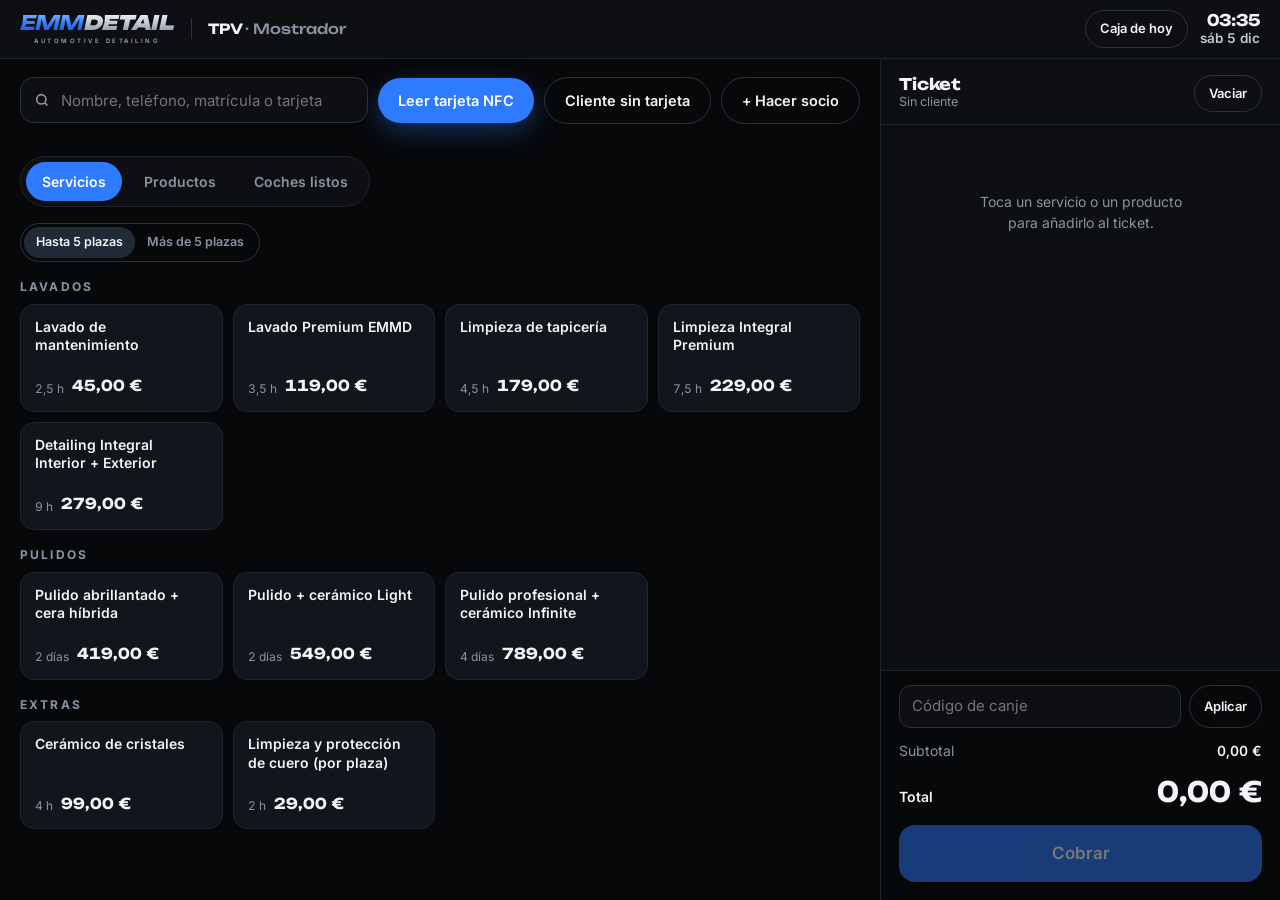
<file: club/tpv.html>
<!doctype html>
<html lang="es">
<head>
<meta charset="utf-8">
<meta name="viewport" content="width=device-width, initial-scale=1">
<meta name="robots" content="noindex">
<meta name="theme-color" content="#07080a">
<title>EMM Detail · TPV de mostrador</title>
<link rel="preconnect" href="https://fonts.googleapis.com">
<link rel="preconnect" href="https://fonts.gstatic.com" crossorigin>
<link href="https://fonts.googleapis.com/css2?family=Unbounded:wght@500;700;800;900&family=Inter:wght@400;500;600;700&display=swap" rel="stylesheet">
<link rel="stylesheet" href="estilo.css">
<style>
  [hidden] { display: none !important; }
  /* ───── Estructura: barra arriba, catálogo a la izquierda, ticket a la derecha ───── */
  body { height: 100vh; height: 100dvh; overflow: hidden; display: flex; flex-direction: column; font-variant-numeric: tabular-nums; }
  .top { display: flex; align-items: center; gap: 16px; padding: 10px 20px; border-bottom: 1px solid var(--line); background: var(--bg2); }
  .top .titulo { font-family: Unbounded; font-weight: 700; font-size: 14px; padding-left: 16px; border-left: 1px solid var(--line2); }
  .top .titulo span { color: var(--mut); font-weight: 500; }
  .top .der-top { margin-left: auto; display: flex; align-items: center; gap: 12px; }
  .reloj { font-weight: 600; font-size: 13.5px; color: #c3c9d3; text-align: right; line-height: 1.25; }
  .reloj b { display: block; font-family: Unbounded; font-size: 16px; color: var(--ink); }
  .main { flex: 1; min-height: 0; display: grid; grid-template-columns: minmax(0, 1fr) 400px; }
  .izq { min-height: 0; overflow: auto; padding: 18px 20px 30px; display: flex; flex-direction: column; gap: 16px; }
  .panel { min-height: 0; display: flex; flex-direction: column; border-left: 1px solid var(--line); background: var(--bg2); }

  /* ───── Cliente ───── */
  .buscador { display: flex; gap: 10px; flex-wrap: wrap; align-items: center; }
  .buscar { position: relative; flex: 1 1 260px; }
  .buscar input { padding-left: 40px; height: 46px; border-radius: 14px; }
  .buscar svg { position: absolute; left: 14px; top: 15px; opacity: 0.6; }
  .resultados { position: absolute; z-index: 30; left: 0; right: 0; top: 52px; background: var(--card2); border: 1px solid var(--line2); border-radius: 14px; box-shadow: 0 18px 40px rgba(0, 0, 0, 0.5); overflow: hidden; }
  .res { display: flex; width: 100%; text-align: left; gap: 12px; align-items: center; padding: 10px 14px; background: none; border: 0; border-top: 1px solid var(--line); }
  .res:first-child { border-top: 0; }
  .res:hover, .res.on { background: rgba(47, 123, 255, 0.12); }
  .res .mut { font-size: 12.5px; }
  .avatar { flex: 0 0 auto; width: 38px; height: 38px; border-radius: 50%; display: grid; place-items: center; font-weight: 700; font-size: 13px; background: #1b2130; border: 2px solid var(--c, var(--line2)); }
  .ficha { display: grid; grid-template-columns: auto 1fr auto; gap: 14px 18px; align-items: center; background: linear-gradient(120deg, rgba(47, 123, 255, 0.10), var(--card) 55%); border-color: #26324a; }
  .ficha .avatar { width: 54px; height: 54px; font-size: 17px; }
  .ficha h2 { font-size: 18px; display: flex; align-items: center; gap: 10px; flex-wrap: wrap; }
  .ficha .datos { display: flex; gap: 22px; flex-wrap: wrap; align-items: flex-end; }
  .dato small { display: block; font-size: 11px; font-weight: 600; letter-spacing: 0.08em; text-transform: uppercase; color: var(--mut); }
  .dato b { font-family: Unbounded; font-size: 19px; }
  .ficha .fila2 { grid-column: 1 / -1; display: flex; gap: 8px; flex-wrap: wrap; align-items: center; }
  .coche { border: 1px solid var(--line2); background: var(--bg2); border-radius: 12px; padding: 7px 12px; font-size: 13px; text-align: left; line-height: 1.3; }
  .coche small { display: block; color: var(--mut); font-size: 11.5px; }
  .coche.on { border-color: var(--blue); background: rgba(47, 123, 255, 0.14); }
  .ventaja { margin-left: auto; font-size: 13px; color: #c3c9d3; }
  .ventaja b { color: var(--ink); }
  .acciones { display: flex; flex-direction: column; gap: 8px; align-self: start; }
  .nudge { font-size: 13px; color: #c3c9d3; }
  .nudge b { color: var(--blue2); }

  /* ───── Catálogo ───── */
  .tabs { display: flex; gap: 6px; background: var(--bg2); border: 1px solid var(--line); border-radius: 999px; padding: 5px; width: max-content; max-width: 100%; }
  .tab { border: 0; background: none; border-radius: 999px; padding: 9px 16px; font-weight: 600; font-size: 14px; color: var(--mut); display: flex; align-items: center; gap: 8px; }
  .tab.on { background: var(--blue); color: #fff; }
  .tab .badge { min-width: 20px; height: 20px; border-radius: 10px; background: var(--ok); color: #04210f; font-size: 11.5px; font-weight: 700; display: grid; place-items: center; padding: 0 6px; }
  .cabecera { display: flex; justify-content: space-between; align-items: center; gap: 12px; flex-wrap: wrap; }
  .seg { display: inline-flex; border: 1px solid var(--line2); border-radius: 999px; padding: 3px; }
  .seg button { border: 0; background: none; border-radius: 999px; padding: 6px 12px; font-size: 12.5px; font-weight: 600; color: var(--mut); }
  .seg button.on { background: #222a38; color: var(--ink); }
  .grupo { margin-top: 18px; }
  .grupo h3 { font-size: 12px; letter-spacing: 0.18em; text-transform: uppercase; color: var(--mut); margin-bottom: 10px; font-family: Inter; font-weight: 700; }
  .rejilla-cat { display: grid; grid-template-columns: repeat(auto-fill, minmax(165px, 1fr)); gap: 10px; }
  .tile { background: var(--card); border: 1px solid var(--line); border-radius: 14px; padding: 13px 14px; text-align: left; display: flex; flex-direction: column; justify-content: space-between; gap: 10px; min-height: 108px; transition: 0.12s; }
  .tile:hover:not(:disabled) { border-color: var(--blue); background: var(--card2); }
  .tile:active:not(:disabled) { transform: scale(0.97); }
  .tile:disabled { opacity: 0.45; cursor: not-allowed; }
  .tile .nom { font-weight: 600; font-size: 14px; line-height: 1.3; }
  .tile .pie { display: flex; justify-content: space-between; align-items: flex-end; gap: 8px; }
  .tile .pr { font-family: Unbounded; font-weight: 700; font-size: 15px; white-space: nowrap; }
  .tile .pr s { display: block; font-family: Inter; font-weight: 500; font-size: 12px; color: var(--mut); }
  .tile .pr.socio { color: var(--blue2); }
  .tile .meta { font-size: 12px; color: var(--mut); }
  .tile .meta.poco { color: #ffd28a; }
  .tile.pum { animation: pum 0.35s; }
  @keyframes pum { 50% { border-color: var(--ok); box-shadow: 0 0 0 3px rgba(52, 199, 123, 0.25); } }
  .orden { display: grid; grid-template-columns: 1fr auto; gap: 6px 14px; align-items: center; text-align: left; width: 100%; background: linear-gradient(180deg, rgba(52, 199, 123, 0.12), var(--card)); border: 1px solid rgba(52, 199, 123, 0.5); border-radius: 14px; padding: 14px 16px; }
  .orden:hover { border-color: var(--ok); }
  .orden b { font-size: 15px; }
  .orden.gris { background: var(--card); border-color: var(--line); cursor: default; }
  .listado { display: grid; gap: 10px; }
  .pedido { display: flex; gap: 12px; align-items: center; justify-content: space-between; }

  /* ───── Ticket ───── */
  .t-cab { padding: 16px 18px 12px; border-bottom: 1px solid var(--line); display: flex; justify-content: space-between; align-items: center; gap: 10px; }
  .t-cab h2 { font-size: 16px; }
  .t-cab .mut { font-size: 12.5px; }
  .lineas { flex: 1; min-height: 120px; overflow: auto; padding: 6px 18px; }
  .ln { display: grid; grid-template-columns: 1fr auto auto 26px; gap: 10px; align-items: center; padding: 11px 0; border-bottom: 1px solid var(--line); }
  .ln.nueva { animation: entra 0.25s; }
  @keyframes entra { from { opacity: 0; transform: translateX(8px); } }
  .ln .n { font-weight: 600; font-size: 14px; line-height: 1.3; }
  .ln .n small { display: block; font-weight: 500; font-size: 12px; color: var(--mut); }
  .ln .n small .dto { color: var(--blue2); }
  .ln .tot { font-weight: 700; font-size: 14px; text-align: right; min-width: 74px; }
  .ln.canje .n, .ln.canje .tot { color: #7ee2ad; }
  .cant { display: flex; align-items: center; border: 1px solid var(--line2); border-radius: 999px; }
  .cant button { width: 28px; height: 28px; border: 0; background: none; font-size: 16px; font-weight: 700; color: #c3c9d3; }
  .cant span { min-width: 18px; text-align: center; font-weight: 700; font-size: 13.5px; }
  .x { width: 26px; height: 26px; border-radius: 50%; border: 0; background: none; color: var(--mut); font-size: 18px; line-height: 1; }
  .x:hover { color: var(--bad); background: rgba(255, 93, 93, 0.1); }
  .t-pie { border-top: 1px solid var(--line); padding: 14px 18px 18px; display: grid; gap: 12px; background: var(--bg); }
  .canje-f { display: flex; gap: 8px; }
  .canje-f input { text-transform: uppercase; letter-spacing: 0.15em; padding: 9px 12px; }
  .canje-f input::placeholder { text-transform: none; letter-spacing: 0; }
  .sumas { display: grid; gap: 4px; font-size: 14px; }
  .sumas .entre span:last-child { font-weight: 600; }
  .sumas .verde { color: #7ee2ad; }
  .total { display: flex; justify-content: space-between; align-items: baseline; margin-top: 6px; }
  .total span { font-weight: 600; }
  .total b { font-family: Unbounded; font-size: 28px; }
  .puntos { font-size: 13px; color: var(--blue2); font-weight: 600; }
  .cobrar { width: 100%; padding: 16px; font-size: 17px; border-radius: 16px; }

  /* ───── Ventanas ───── */
  dialog.d { padding: 0; }
  dialog.d .in { padding: 22px; display: grid; gap: 14px; max-height: calc(100vh - 40px); overflow: auto; }
  dialog.ancho { width: min(560px, calc(100vw - 32px)); }
  .d .botones { display: flex; gap: 10px; justify-content: flex-end; flex-wrap: wrap; }
  .grande { text-align: center; }
  .grande small { color: var(--mut); font-weight: 600; font-size: 12.5px; }
  .grande b { display: block; font-family: Unbounded; font-size: 34px; }
  .rapidos { display: grid; grid-template-columns: repeat(auto-fit, minmax(90px, 1fr)); gap: 8px; }
  .rapido { border: 1px solid var(--line2); background: var(--bg2); border-radius: 12px; padding: 10px 6px; font-weight: 600; font-size: 13.5px; }
  .rapido:hover:not(:disabled) { border-color: var(--blue2); }
  .rapido.on { border-color: var(--blue); background: rgba(47, 123, 255, 0.16); }
  .rapido:disabled { opacity: 0.4; cursor: not-allowed; }
  .pago { display: grid; grid-template-columns: 1fr 130px auto; gap: 8px; align-items: center; }
  .pago label { font-weight: 600; font-size: 14px; }
  .pago label small { display: block; color: var(--mut); font-weight: 500; font-size: 12px; }
  .pago input { text-align: right; padding: 9px 12px; }
  .entregado { grid-column: 1 / -1; display: flex; gap: 10px; align-items: center; justify-content: flex-end; font-size: 13.5px; color: var(--mut); }
  .entregado input { width: 130px; }
  .pendiente { text-align: center; font-weight: 700; padding: 10px; border-radius: 12px; background: var(--bg2); }
  .pendiente.ok { color: #7ee2ad; }
  .pendiente.mal { color: #ffaaaa; }
  .nfc { display: grid; place-items: center; padding: 10px 0 4px; }
  .nfc .onda { width: 92px; height: 92px; border-radius: 50%; border: 2px solid var(--blue); display: grid; place-items: center; animation: onda 1.4s infinite; font-family: Unbounded; font-weight: 800; color: var(--blue2); }
  .nfc .onda.ok { border-color: var(--ok); color: #7ee2ad; animation: none; }
  @keyframes onda { 0% { box-shadow: 0 0 0 0 var(--glow); } 100% { box-shadow: 0 0 0 26px rgba(47, 123, 255, 0); } }
  .tarjetas { display: grid; gap: 8px; }
  .formu { display: grid; grid-template-columns: 1fr 1fr; gap: 10px; }
  .formu .todo { grid-column: 1 / -1; }
  .papel { background: #f4f5f7; color: #12151b; border-radius: 14px; padding: 18px 18px 20px; font-size: 13.5px; }
  .papel .marca { font-family: Unbounded; font-weight: 900; font-size: 17px; text-align: center; letter-spacing: -0.02em; }
  .papel .marca i { font-style: normal; color: #1a4fc4; }
  .papel .c { text-align: center; color: #5b6270; font-size: 12px; }
  .papel .raya { border-top: 1px dashed #b5bcc8; margin: 10px 0; }
  .papel .entre { align-items: flex-start; }
  .papel .gordo { font-weight: 800; font-size: 16px; }
  .papel .gracias { text-align: center; font-weight: 700; margin-top: 4px; }
  .cajas { display: grid; grid-template-columns: repeat(4, 1fr); gap: 8px; }
  .cajas div { background: var(--bg2); border: 1px solid var(--line); border-radius: 12px; padding: 10px; }
  .cajas small { display: block; color: var(--mut); font-size: 11.5px; font-weight: 600; }
  .cajas b { font-size: 15px; }
  .lista-caja { max-height: 300px; overflow: auto; border: 1px solid var(--line); border-radius: 12px; }
  .lista-caja > div { display: grid; grid-template-columns: 52px 1fr auto; gap: 10px; padding: 9px 12px; border-top: 1px solid var(--line); font-size: 13.5px; }
  .lista-caja > div:first-child { border-top: 0; }

  @media (max-width: 1100px) { .main { grid-template-columns: minmax(0, 1fr) 360px; } .ficha { grid-template-columns: auto 1fr; } .acciones { grid-column: 1 / -1; flex-direction: row; flex-wrap: wrap; } }
  @media (max-width: 760px) {
    body { height: auto; overflow: auto; }
    .main { grid-template-columns: 1fr; }
    .panel { border-left: 0; border-top: 1px solid var(--line); }
    .top .titulo span, .top .titulo { display: none; }
    .top { padding: 10px 16px; }
    .top .btn, .reloj { white-space: nowrap; }
    .cajas { grid-template-columns: repeat(2, 1fr); }
  }
</style>
</head>
<body>
<header class="top">
  <span class="logo"><span class="w"><b>EMM</b><i>DETAIL</i></span><small>AUTOMOTIVE DETAILING</small></span>
  <div class="titulo">TPV <span>· Mostrador</span></div>
  <div class="der-top">
    <button class="btn btn-ghost btn-sm" id="btnCaja">Caja de hoy</button>
    <div class="reloj" id="reloj"></div>
  </div>
</header>

<div class="main">
  <!-- Izquierda: cliente + catálogo -->
  <section class="izq">
    <div id="buscador" class="buscador">
      <div class="buscar">
        <svg width="16" height="16" viewBox="0 0 24 24" fill="none" stroke="currentColor" stroke-width="2.4"><circle cx="11" cy="11" r="7"/><path d="m20 20-3.5-3.5"/></svg>
        <input id="q" type="search" autocomplete="off" placeholder="Nombre, teléfono, matrícula o tarjeta" aria-label="Buscar socio por nombre, teléfono, matrícula o tarjeta">
        <div class="resultados" id="resultados" hidden></div>
      </div>
      <button class="btn btn-blue" id="btnNfc">Leer tarjeta NFC</button>
      <button class="btn btn-ghost" id="btnAnon">Cliente sin tarjeta</button>
      <button class="btn btn-ghost" id="btnAlta">+ Hacer socio</button>
    </div>
    <div id="ficha"></div>

    <div class="tabs" id="tabs">
      <button class="tab on" data-tab="servicios">Servicios</button>
      <button class="tab" data-tab="productos">Productos</button>
      <button class="tab" data-tab="listos">Coches listos <span class="badge" id="badge" hidden></span></button>
    </div>
    <div id="catalogo"></div>
  </section>

  <!-- Derecha: ticket -->
  <aside class="panel">
    <div class="t-cab">
      <div><h2>Ticket</h2><div class="mut" id="tCliente">Sin cliente</div></div>
      <button class="btn btn-ghost btn-sm" id="btnVaciar">Vaciar</button>
    </div>
    <div class="lineas" id="lineas"></div>
    <div class="t-pie">
      <form class="canje-f" id="formCanje">
        <input id="codigo" maxlength="8" autocomplete="off" placeholder="Código de canje">
        <button class="btn btn-ghost btn-sm" type="submit">Aplicar</button>
      </form>
      <div id="sumas" class="sumas"></div>
      <button class="btn btn-blue cobrar" id="btnCobrar" disabled>Cobrar</button>
    </div>
  </aside>
</div>

<!-- Leer tarjeta NFC (simulado) -->
<dialog class="d" id="dNfc"><div class="in">
  <h3>Leer tarjeta</h3>
  <div class="nfc"><div class="onda" id="nfcOnda">NFC</div></div>
  <p class="mut grande" id="nfcTexto" style="font-size:14px">Acerca la tarjeta al lector…</p>
  <p class="eyebrow">Simular tarjeta</p>
  <div class="tarjetas" id="nfcLista"></div>
  <div class="botones"><button class="btn btn-ghost btn-sm" data-cerrar>Cancelar</button></div>
</div></dialog>

<!-- Alta de socio -->
<dialog class="d" id="dAlta"><form class="in" id="formAlta">
  <h3>Hacer socio del club EMM</h3>
  <p class="mut peq">Se lleva 50 puntos de bienvenida y su tarjeta al momento.</p>
  <div class="formu">
    <label class="f todo">Nombre y apellidos *<input name="nombre" required></label>
    <label class="f">Teléfono *<input name="tel" type="tel" required></label>
    <label class="f">Email<input name="email" type="email"></label>
    <label class="f">Coche (modelo y color)<input name="modelo" placeholder="Ej.: Seat Ibiza blanco"></label>
    <label class="f">Matrícula<input name="matricula" placeholder="0000 ABC"></label>
    <label class="f todo">Plazas
      <select name="plazas"><option value="0">Hasta 5 plazas</option><option value="1">Más de 5 plazas</option></select>
    </label>
  </div>
  <div class="botones"><button type="button" class="btn btn-ghost" data-cerrar>Cancelar</button><button class="btn btn-blue" type="submit">Dar de alta</button></div>
</form></dialog>

<!-- Cobro -->
<dialog class="d" id="dCobro"><div class="in">
  <div class="grande"><small>Total a cobrar</small><b id="cTotal"></b><small id="cCliente"></small></div>
  <div class="rapidos" id="cRapidos"></div>
  <div id="cFilas" style="display:grid;gap:10px"></div>
  <div class="pendiente" id="cPendiente"></div>
  <div class="botones"><button class="btn btn-ghost" data-cerrar>Volver</button><button class="btn btn-ok" id="cConfirmar">Confirmar cobro</button></div>
</div></dialog>

<!-- Recibo -->
<dialog class="d" id="dRecibo"><div class="in">
  <div class="papel" id="papel"></div>
  <div class="botones"><button class="btn btn-blue" id="btnNuevo" style="width:100%">Nuevo ticket</button></div>
</div></dialog>

<!-- Recarga del monedero -->
<dialog class="d" id="dRecarga"><div class="in">
  <h3>Recargar monedero</h3>
  <p class="mut peq" id="rSocio"></p>
  <div class="rapidos" id="rImportes"></div>
  <label class="f" id="rOtroW" hidden>Otro importe (€)<input id="rOtro" inputmode="decimal" placeholder="0,00"></label>
  <p class="eyebrow">Cómo paga</p>
  <div class="rapidos" id="rVia"></div>
  <div class="sumas card" id="rResumen"></div>
  <div class="botones"><button class="btn btn-ghost" data-cerrar>Cancelar</button><button class="btn btn-blue" id="rConfirmar">Recargar</button></div>
</div></dialog>

<!-- Caja de hoy -->
<dialog class="d ancho" id="dCaja"><div class="in" id="cajaIn"></div></dialog>

<div class="toast" id="toast"></div>

<script src="datos.js"></script>
<script>
(function () {
  "use strict";
  const $ = (s) => document.querySelector(s);
  const esc = (t) => String(t ?? "").replace(/[&<>"']/g, (c) => ({ "&": "&amp;", "<": "&lt;", ">": "&gt;", '"': "&quot;", "'": "&#39;" }[c]));
  const dinero = (n) => EMM.eur(Math.abs(n) < 0.005 ? 0 : n);
  const r2 = EMM.r2;
  const num = (v) => { const x = parseFloat(String(v ?? "").replace(/\s|€/g, "").replace(",", ".")); return isFinite(x) && x > 0 ? r2(x) : 0; };
  const normal = (t) => String(t || "").toLowerCase().normalize("NFD").replace(/[̀-ͯ]/g, "").replace(/[\s-]/g, "");
  const iniciales = (n) => String(n || "?").trim().split(/\s+/).slice(0, 2).map((p) => p[0]).join("").toUpperCase();
  const FORMAS = { efectivo: "Efectivo", tarjeta: "Tarjeta", bizum: "Bizum", saldo: "Saldo" };

  /* ───────── Estado del mostrador (solo en memoria; sobrevive a los cambios de otras pantallas) ───────── */
  const st = {
    modo: null,          // null = sin elegir · "socio" · "anon" (cliente sin tarjeta)
    socioId: null, cocheId: null,
    plazas: 0,           // columna de precio cuando no hay coche de socio
    anonNombre: "", anonCoche: "",
    lineas: [],          // {tipo, ref, n, cant, precio (base), dto}
    canje: null,         // {codigo, socioId, valor, n, refTipo, ref} · ref = servicio o producto que regala (si lo hay)
    ordenId: null,       // orden de taller que se entrega con este ticket
    tab: "servicios",
  };

  const socioActual = () => (st.modo === "socio" ? EMM.socio(st.socioId) : null);
  const cocheActual = () => { const s = socioActual(); return s ? s.coches.find((c) => c.id === st.cocheId) || null : null; };
  const plazasActuales = () => { const c = cocheActual(); return c ? c.plazas : st.plazas; };
  const lineasCobro = () => st.lineas.map(({ tipo, ref, n, cant, precio, dto }) => ({ tipo, ref, n, cant, precio, dto }));

  /* ───────── Toast ───────── */
  let tToast;
  function toast(msg, error = false) {
    const t = $("#toast");
    // Con una ventana abierta, el aviso va dentro de ella para que quede por encima del fondo oscuro
    const abierta = [...document.querySelectorAll("dialog[open]")].pop() || document.body;
    if (t.parentNode !== abierta) abierta.appendChild(t);
    t.textContent = msg;
    t.className = "toast on" + (error ? " error" : "");
    clearTimeout(tToast);
    tToast = setTimeout(() => (t.className = "toast" + (error ? " error" : "")), 2600);
  }

  /* ───────── Reloj ───────── */
  function reloj() {
    const d = new Date();
    const hora = d.toLocaleTimeString("es-ES", { hour: "2-digit", minute: "2-digit" });
    $("#reloj").innerHTML = `<b>${hora}</b>${esc(EMM.fechaCorta(EMM.hoyISO()))}`;
  }

  /* ───────── Coherencia del ticket con los datos actuales ───────── */
  function normalizar() {
    if (st.modo === "socio") {
      const s = EMM.socio(st.socioId);
      if (!s) { st.modo = null; st.socioId = null; st.cocheId = null; quitarCanje(); }
      else if (!s.coches.some((c) => c.id === st.cocheId)) st.cocheId = s.coches[0] ? s.coches[0].id : null;
    }
    const s = socioActual();
    const plazas = plazasActuales();
    const dto = s ? EMM.nivel(s).dto : 0;
    for (const l of st.lineas) {
      if (l.tipo === "servicio") { l.precio = EMM.precioBase(l.ref, plazas); l.dto = dto; }
      if (l.tipo === "producto") { const p = EMM.producto(l.ref); if (p) { l.precio = p.precio; l.n = p.n; } }
    }
    if (st.ordenId) {
      const o = EMM.estado.ordenes.find((x) => x.id === st.ordenId);
      // La orden solo va en el ticket si es del cliente que está en el mostrador
      const deEste = o && (o.socioId ? st.modo === "socio" && st.socioId === o.socioId : st.modo === "anon");
      if (!o || o.estado !== "listo" || !deEste) {
        st.ordenId = null;
        if (o && o.estado === "listo") toast(`El ${EMM.cocheDeOrden(o)} ya no va en el ticket: es de otro cliente.`);
      }
    }
    // El canje nunca deja el total por debajo de cero
    const cl = st.lineas.find((l) => l.tipo === "canje");
    if (cl && st.canje) {
      const resto = EMM.totalTicket(st.lineas.filter((l) => l.tipo !== "canje"));
      cl.precio = -r2(Math.min(valorCanje(), Math.max(0, resto)));
    }
  }
  // Lo que vale el canje ahora mismo: si regala un servicio o un producto, el precio real de UNA unidad
  // de esa línea con su descuento de socio (0 si se ha quitado del ticket); si es en euros, su valor.
  function valorCanje() {
    if (!st.canje) return 0;
    if (!st.canje.ref) return st.canje.valor;
    const l = st.lineas.find((x) => x.tipo === st.canje.refTipo && x.ref === st.canje.ref);
    return l ? EMM.totalTicket([{ ...l, cant: 1 }]) : 0;
  }
  // Se puede cobrar si hay algo que no sea el canje y, con canje, si este descuenta algo de verdad
  function motivoNoCobrar() {
    if (!st.lineas.some((l) => l.tipo !== "canje")) return st.canje ? "El canje va con algo en el ticket: añade el servicio o el producto." : "El ticket está vacío.";
    if (st.canje) {
      const cl = st.lineas.find((l) => l.tipo === "canje");
      if (!cl || !(cl.precio < 0)) return st.canje.ref ? `Para usar el canje, añade «${st.canje.n}» al ticket.` : "El canje no descuenta nada en este ticket.";
    }
    return "";
  }

  /* ───────── Cliente ───────── */
  function seleccionarSocio(sid, cocheId = null) {
    const s = EMM.socio(sid);
    if (!s) return;
    if (st.canje && st.canje.socioId !== sid) { quitarCanje(); toast("Se ha quitado el canje: era de otro socio."); }
    st.modo = "socio";
    st.socioId = sid;
    st.cocheId = cocheId && s.coches.some((c) => c.id === cocheId) ? cocheId : s.coches[0] ? s.coches[0].id : null;
    st.anonNombre = st.anonCoche = "";
    cerrarBusqueda();
    render();
  }
  function clienteSinTarjeta() {
    if (st.canje) quitarCanje();
    st.modo = "anon"; st.socioId = st.cocheId = null; st.anonNombre = st.anonCoche = "";
    cerrarBusqueda();
    render();
  }
  function cambiarCliente() {
    if (st.canje) quitarCanje();
    st.modo = null; st.socioId = st.cocheId = null; st.anonNombre = st.anonCoche = "";
    render();
    $("#q").focus();
  }

  function pintarFicha() {
    $("#buscador").hidden = !!st.modo;
    const f = $("#ficha");
    if (!st.modo) { f.innerHTML = ""; return; }
    if (st.modo === "anon") {
      const total = EMM.totalTicket(st.lineas);
      f.innerHTML = `<div class="card ficha">
        <div class="avatar">${st.anonNombre ? esc(iniciales(st.anonNombre)) : "?"}</div>
        <div><h2>${esc(st.anonNombre || "Cliente sin tarjeta")}</h2>
          <div class="nudge">${st.anonCoche ? esc(st.anonCoche) + " · " : ""}Si se hace socio hoy: <b>+50 puntos</b> de bienvenida${total > 0 ? ` y <b>+${Math.floor(total)}</b> por esta compra` : ""}.</div></div>
        <div class="acciones"><button class="btn btn-blue btn-sm" data-acc="alta">Hacer socio</button><button class="btn btn-ghost btn-sm" data-acc="cambiar">Cambiar cliente</button></div>
      </div>`;
      return;
    }
    const s = socioActual();
    const nv = EMM.nivel(s);
    const sig = EMM.siguienteNivel(s);
    const coches = s.coches.map((c) => `<button class="coche ${c.id === st.cocheId ? "on" : ""}" data-coche="${esc(c.id)}">${esc(c.modelo)}<small>${esc(c.matricula || "Sin matrícula")} · ${c.plazas ? "más de 5 plazas" : "hasta 5 plazas"}</small></button>`).join("");
    const ventaja = nv.dto ? `Nivel ${esc(nv.n)} · <b>${nv.dto} % en servicios</b>` : `Nivel ${esc(nv.n)} · 1 punto por euro`;
    const falta = sig ? `<br><span class="mut peq">Le faltan ${sig.desde - s.acumulados} puntos para ${esc(sig.n)}</span>` : "";
    f.innerHTML = `<div class="card ficha">
      <div class="avatar" style="--c:${nv.color}">${esc(iniciales(s.nombre))}</div>
      <div>
        <h2>${esc(s.nombre)} <span class="chip" style="border-color:${nv.color};color:${nv.color};background:${nv.color}1a">${esc(nv.n)}</span></h2>
        <div class="mut peq">${esc(s.tarjeta)} · ${esc(s.tel)}</div>
        <div class="datos" style="margin-top:10px">
          <div class="dato"><small>Puntos</small><b>${s.puntos}</b></div>
          <div class="dato"><small>Saldo</small><b>${dinero(s.saldo)}</b></div>
        </div>
      </div>
      <div class="acciones"><button class="btn btn-blue btn-sm" data-acc="recarga">Recargar saldo</button><button class="btn btn-ghost btn-sm" data-acc="cambiar">Cambiar cliente</button></div>
      <div class="fila2">${coches || '<span class="mut peq">Sin coches registrados</span>'}<div class="ventaja">${ventaja}${falta}</div></div>
    </div>`;
  }

  /* Búsqueda en vivo */
  let resultados = [];
  function buscar() {
    const q = normal($("#q").value);
    const caja = $("#resultados");
    if (!q) { caja.hidden = true; resultados = []; return; }
    resultados = EMM.estado.socios.filter((s) => normal([s.nombre, s.tel, s.tarjeta, s.email, ...s.coches.map((c) => c.matricula + " " + c.modelo)].join(" ")).includes(q)).slice(0, 6);
    caja.hidden = false;
    caja.innerHTML = resultados.length
      ? resultados.map((s, i) => { const nv = EMM.nivel(s); return `<button class="res ${i === 0 ? "on" : ""}" data-socio="${esc(s.id)}"><span class="avatar" style="--c:${nv.color}">${esc(iniciales(s.nombre))}</span><span style="flex:1"><b>${esc(s.nombre)}</b><br><span class="mut">${esc(s.tarjeta)} · ${esc(s.tel)} · ${esc(s.coches.map((c) => c.matricula).filter(Boolean).join(", "))}</span></span><span class="chip" style="border-color:${nv.color};color:${nv.color}">${esc(nv.n)}</span></button>`; }).join("")
      : `<div class="vacio">No hay ningún socio con «${esc($("#q").value)}».<br><button class="btn btn-ghost btn-sm" style="margin-top:10px" data-acc="alta">Hacerlo socio</button></div>`;
  }
  function cerrarBusqueda() { $("#q").value = ""; $("#resultados").hidden = true; resultados = []; }

  /* ───────── Catálogo ───────── */
  function pintarTabs() {
    document.querySelectorAll(".tab").forEach((t) => t.classList.toggle("on", t.dataset.tab === st.tab));
    const n = EMM.estado.ordenes.filter((o) => o.estado === "listo").length + EMM.estado.pedidos.filter((p) => p.estado === "pendiente").length;
    const b = $("#badge");
    b.hidden = !n;
    b.textContent = n;
  }

  function pintarCatalogo() {
    const c = $("#catalogo");
    if (st.tab === "servicios") c.innerHTML = htmlServicios();
    else if (st.tab === "productos") c.innerHTML = htmlProductos();
    else c.innerHTML = htmlListos();
  }

  function htmlServicios() {
    const s = socioActual();
    const coche = cocheActual();
    const plazas = plazasActuales();
    const cab = coche
      ? `<span class="mut peq">Precios para el <b style="color:var(--ink)">${esc(coche.modelo)}</b> · ${plazas ? "más de 5 plazas" : "hasta 5 plazas"}</span>`
      : `<span class="seg"><button data-plazas="0" class="${plazas ? "" : "on"}">Hasta 5 plazas</button><button data-plazas="1" class="${plazas ? "on" : ""}">Más de 5 plazas</button></span>`;
    const grupos = ["Lavados", "Pulidos", "Extras"].map((g) => {
      const tiles = EMM.SERVICIOS.filter((x) => x.c === g).map((x) => {
        const base = EMM.precioBase(x.k, plazas);
        const socio = EMM.precioSocio(x.k, plazas, s);
        const precio = s && socio < base ? `<span class="pr socio"><s>${dinero(base)}</s>${dinero(socio)}</span>` : `<span class="pr">${dinero(base)}</span>`;
        const tiempo = x.dias ? `${x.dias} días` : `${String(x.h).replace(".", ",")} h`;
        return `<button class="tile" data-serv="${x.k}" title="${esc(x.n)}"><span class="nom">${esc(x.n)}</span><span class="pie"><span class="meta">${tiempo}</span>${precio}</span></button>`;
      }).join("");
      return `<div class="grupo"><h3>${g}</h3><div class="rejilla-cat">${tiles}</div></div>`;
    }).join("");
    return `<div class="cabecera">${cab}${s && EMM.nivel(s).dto ? `<span class="chip azul">Precio socio ${esc(EMM.nivel(s).n)} aplicado</span>` : ""}</div>${grupos}`;
  }

  function htmlProductos() {
    const tiles = EMM.estado.productos.map((p) => {
      const enTicket = (st.lineas.find((l) => l.tipo === "producto" && l.ref === p.id) || {}).cant || 0;
      const quedan = p.stock - enTicket;
      const meta = p.stock <= 0 ? "Agotado" : `Quedan ${p.stock}`;
      return `<button class="tile" data-prod="${esc(p.id)}" ${quedan <= 0 ? "disabled" : ""}><span class="nom">${esc(p.n)}</span><span class="pie"><span class="meta ${p.stock <= p.minimo ? "poco" : ""}">${meta}</span><span class="pr">${dinero(p.precio)}</span></span></button>`;
    }).join("");
    return `<div class="cabecera"><span class="mut peq">Los productos no llevan descuento de nivel, pero sí suman puntos.</span></div><div class="grupo"><div class="rejilla-cat">${tiles}</div></div>`;
  }

  function datosOrden(o) {
    const s = EMM.socio(o.socioId);
    const cita = EMM.estado.citas.find((c) => c.id === o.citaId);
    const coche = s ? s.coches.find((c) => c.id === o.cocheId) : null;
    const plazas = EMM.plazasDeOrden(o);
    return { s, cita, cliente: s ? s.nombre : (cita && cita.cliente) || "Cliente sin tarjeta", matricula: coche ? coche.matricula : "", precio: EMM.precioSocio(o.servicio, plazas, s) };
  }

  function htmlListos() {
    const ords = EMM.estado.ordenes;
    const listos = ords.filter((o) => o.estado === "listo");
    const taller = ords.filter((o) => ["recibido", "proceso", "calidad"].includes(o.estado));
    const pedidos = EMM.estado.pedidos.filter((p) => p.estado === "pendiente");
    const tarjetaOrden = (o, activa) => {
      const d = datosOrden(o);
      const sv = EMM.servicio(o.servicio);
      return `<${activa ? `button data-orden="${esc(o.id)}"` : "div"} class="orden ${activa ? "" : "gris"}">
        <div><b>${esc(EMM.cocheDeOrden(o))}</b>${d.matricula ? ` <span class="mut">· ${esc(d.matricula)}</span>` : ""}<br><span class="mut peq">${esc(d.cliente)} · ${esc(sv ? sv.n : o.servicio)}</span></div>
        <div style="text-align:right">${activa ? `<b>${dinero(d.precio)}</b><br><span class="chip ok">${st.ordenId === o.id ? "En el ticket" : "Cobrar y entregar"}</span>` : `<span class="chip">${esc(EMM.NOMBRE_ESTADO[o.estado])}</span>`}</div>
      </${activa ? "button" : "div"}>`;
    };
    const ped = pedidos.map((p) => {
      const s = EMM.socio(p.socioId);
      const pr = EMM.producto(p.productoId);
      return `<div class="card pedido"><div><b>${esc(pr ? pr.n : "Producto")} ×${p.cant}</b><br><span class="mut peq">${esc(s ? s.nombre : "Socio")} · pedido #${p.num} · ${esc(EMM.fechaCorta(p.fecha.slice(0, 10)))} ${esc(EMM.horaDe(p.fecha))} · pagado con saldo (${dinero(p.total)})</span></div><button class="btn btn-ok btn-sm" data-entregar="${esc(p.id)}">Entregar</button></div>`;
    }).join("");
    return `<div class="grupo"><h3>Listos para recoger</h3><div class="listado">${listos.map((o) => tarjetaOrden(o, true)).join("") || '<div class="card vacio">Ningún coche listo todavía. En cuanto el taller marque uno como «listo», aparece aquí.</div>'}</div></div>
      <div class="grupo"><h3>Pedidos de la app · ya pagados</h3><div class="listado">${ped || '<div class="card vacio">No hay pedidos pendientes de entregar.</div>'}</div></div>
      ${taller.length ? `<div class="grupo"><h3>Todavía en el taller</h3><div class="listado">${taller.map((o) => tarjetaOrden(o, false)).join("")}</div></div>` : ""}`;
  }

  /* ───────── Líneas del ticket ───────── */
  let nueva = null; // la última línea añadida se anima una sola vez
  function meterLinea(l) {
    const i = st.lineas.findIndex((x) => x.tipo === "canje");
    if (i < 0) st.lineas.push(l); else st.lineas.splice(i, 0, l);
    nueva = l;
  }
  function anadirServicio(k, silencio = false) {
    const ex = st.lineas.find((l) => l.tipo === "servicio" && l.ref === k);
    if (ex) ex.cant++;
    else meterLinea({ tipo: "servicio", ref: k, n: EMM.servicio(k).n, cant: 1, precio: EMM.precioBase(k, plazasActuales()), dto: 0 });
    if (!silencio) render();
  }
  function anadirProducto(pid, silencio = false) {
    const p = EMM.producto(pid);
    if (!p) return;
    const ex = st.lineas.find((l) => l.tipo === "producto" && l.ref === pid);
    if ((ex ? ex.cant : 0) >= p.stock) { if (!silencio) toast(`Solo quedan ${p.stock} en stock.`, true); return; }
    if (ex) ex.cant++;
    else meterLinea({ tipo: "producto", ref: pid, n: p.n, cant: 1, precio: p.precio, dto: 0 });
    if (!silencio) render();
  }
  function cambiarCant(i, d) {
    const l = st.lineas[i];
    if (!l || l.tipo === "canje") return;
    if (d > 0 && l.tipo === "producto") { const p = EMM.producto(l.ref); if (p && l.cant >= p.stock) return toast(`Solo quedan ${p.stock} en stock.`, true); }
    l.cant += d;
    if (l.cant <= 0) return quitarLinea(i);
    render();
  }
  function quitarLinea(i) {
    const l = st.lineas[i];
    if (!l) return;
    if (l.tipo === "canje") { quitarCanje(); return render(); }
    st.lineas.splice(i, 1);
    if (l.tipo === "servicio" && st.ordenId) {
      const o = EMM.estado.ordenes.find((x) => x.id === st.ordenId);
      if (o && o.servicio === l.ref) st.ordenId = null;
    }
    render();
  }
  function quitarCanje() {
    st.canje = null;
    st.lineas = st.lineas.filter((l) => l.tipo !== "canje");
  }
  function vaciar() { st.lineas = []; st.canje = null; st.ordenId = null; }

  /* Coche listo del taller → al ticket */
  function cargarOrden(oid) {
    const o = EMM.estado.ordenes.find((x) => x.id === oid);
    if (!o || o.estado !== "listo") return;
    if (st.ordenId === oid) return toast("Ese coche ya está en el ticket.");
    const d = datosOrden(o);
    const mismo = d.s && st.modo === "socio" && st.socioId === d.s.id;
    if (!mismo && st.lineas.length) vaciar();
    if (d.s) {
      if (st.canje && st.canje.socioId !== d.s.id) quitarCanje();
      st.modo = "socio"; st.socioId = d.s.id; st.cocheId = o.cocheId;
    } else {
      st.modo = "anon"; st.socioId = st.cocheId = null;
      st.anonNombre = d.cliente; st.anonCoche = EMM.cocheDeOrden(o); st.plazas = EMM.plazasDeOrden(o);
    }
    cerrarBusqueda();
    st.ordenId = o.id;
    if (!st.lineas.some((l) => l.tipo === "servicio" && l.ref === o.servicio)) anadirServicio(o.servicio, true);
    render();
    toast(`${EMM.cocheDeOrden(o)} cargado en el ticket.`);
  }

  /* Canje con código */
  function aplicarCanje(codigo) {
    codigo = String(codigo || "").trim();
    if (!codigo) return toast("Escribe el código que enseña el socio en la app.", true);
    const r = EMM.buscarCanje(codigo);
    if (r.error) return toast(r.error, true);
    if (!r.socio || !r.recompensa) return toast("Ese canje no es válido.", true);
    const rc = r.recompensa;
    const otroSocio = !(st.modo === "socio" && st.socioId === r.socio.id);
    const seVacia = otroSocio && st.modo === "socio" && st.lineas.length > 0;
    // Antes de tocar nada: si regala un producto que no está ya en el ticket, tiene que haber stock
    if (rc.producto) {
      const yaEsta = !seVacia && st.lineas.some((l) => l.tipo === "producto" && l.ref === rc.producto);
      const p = EMM.producto(rc.producto);
      if (!yaEsta && (!p || p.stock <= 0)) return toast(`No se puede canjear: no queda stock de ${p ? p.n : "ese producto"}.`, true);
    }
    if (st.canje) quitarCanje();
    if (otroSocio) {
      if (seVacia) vaciar();
      st.modo = "socio"; st.socioId = r.socio.id; st.cocheId = r.socio.coches[0] ? r.socio.coches[0].id : null;
      cerrarBusqueda();
    }
    // Si la recompensa es un producto o un servicio concreto, se mete en el ticket
    if (rc.producto && !st.lineas.some((l) => l.tipo === "producto" && l.ref === rc.producto)) anadirProducto(rc.producto, true);
    if (rc.servicio && !st.lineas.some((l) => l.tipo === "servicio" && l.ref === rc.servicio)) anadirServicio(rc.servicio, true);
    if (rc.producto && !st.lineas.some((l) => l.tipo === "producto" && l.ref === rc.producto)) { render(); return toast(`No se puede canjear: no queda stock de ${rc.n}.`, true); }
    st.canje = { codigo: r.canje.codigo, socioId: r.socio.id, valor: rc.valor, n: rc.n, refTipo: rc.servicio ? "servicio" : rc.producto ? "producto" : null, ref: rc.servicio || rc.producto || null };
    meterLinea({ tipo: "canje", ref: rc.id, n: "Canje: " + rc.n, cant: 1, precio: -rc.valor, dto: 0 });
    $("#codigo").value = "";
    render();
    toast(`Canje válido: ${rc.n} · ${r.socio.nombre}`);
  }

  function pintarTicket() {
    const s = socioActual();
    $("#tCliente").textContent = s ? `${s.nombre} · ${s.tarjeta}` : st.modo === "anon" ? st.anonNombre || "Cliente sin tarjeta" : "Sin cliente";
    const orden = st.ordenId ? EMM.estado.ordenes.find((o) => o.id === st.ordenId) : null;
    $("#lineas").innerHTML = st.lineas.length
      ? st.lineas.map((l, i) => {
          const tot = l.cant * l.precio * (1 - (l.dto || 0) / 100);
          if (l.tipo === "canje") return `<div class="ln canje ${l === nueva ? "nueva" : ""}"><div class="n">${esc(l.n)}<small>Código ${esc(st.canje ? st.canje.codigo : "")} · se descuenta del total</small></div><span></span><div class="tot">${dinero(tot)}</div><button class="x" data-quitar="${i}" title="Quitar canje">×</button></div>`;
          const det = `${dinero(l.precio)}${l.dto ? ` · <span class="dto">−${l.dto} % socio</span>` : ""}${orden && l.tipo === "servicio" && l.ref === orden.servicio ? ` · <span class="dto">entrega ${esc(EMM.cocheDeOrden(orden))}</span>` : ""}`;
          return `<div class="ln ${l === nueva ? "nueva" : ""}"><div class="n">${esc(l.n)}<small>${det}</small></div><div class="cant"><button data-menos="${i}" aria-label="Uno menos">−</button><span>${l.cant}</span><button data-mas="${i}" aria-label="Uno más">+</button></div><div class="tot">${dinero(tot)}</div><button class="x" data-quitar="${i}" title="Quitar">×</button></div>`;
        }).join("")
      : `<div class="vacio" style="padding-top:60px">Toca un servicio o un producto<br>para añadirlo al ticket.</div>`;
    nueva = null;

    const sinCanje = st.lineas.filter((l) => l.tipo !== "canje");
    const subtotal = r2(sinCanje.reduce((a, l) => a + l.cant * l.precio, 0));
    const tras = EMM.totalTicket(sinCanje);
    const descuento = r2(subtotal - tras);
    const total = Math.max(0, EMM.totalTicket(st.lineas));
    const canjeV = r2(tras - total);
    let h = `<div class="entre"><span class="mut">Subtotal</span><span>${dinero(subtotal)}</span></div>`;
    if (descuento > 0) h += `<div class="entre"><span class="mut">Descuento socio (${s ? EMM.nivel(s).dto : 0} %)</span><span class="verde">−${dinero(descuento)}</span></div>`;
    if (st.canje) h += `<div class="entre"><span class="mut">Canje de puntos</span><span class="verde">${canjeV > 0 ? "−" + dinero(canjeV) : st.canje.ref ? `añade «${esc(st.canje.n)}»` : "añade algo al ticket"}</span></div>`;
    h += `<div class="total"><span>Total</span><b>${dinero(total)}</b></div>`;
    if (s) h += `<div class="puntos">Sumará ${Math.floor(total)} puntos · saldo disponible ${dinero(s.saldo)}</div>`;
    else if (total > 0) h += `<div class="mut peq">Sin tarjeta no suma puntos. <a href="#" data-acc="alta" style="color:var(--blue2);font-weight:600">Hacer socio</a></div>`;
    $("#sumas").innerHTML = h;
    const b = $("#btnCobrar");
    // Sin nada que no sea el canje (o con un canje que no descuenta nada) no se puede cobrar
    const motivo = motivoNoCobrar();
    b.disabled = !!motivo;
    b.title = motivo;
    b.textContent = motivo ? "Cobrar" : `Cobrar ${dinero(total)}`;
    $("#formCanje").hidden = !!st.canje;
  }

  /* Avisos cuando otra pantalla deja algo para el mostrador */
  let vistos = null;
  function avisarNovedades() {
    const listos = EMM.estado.ordenes.filter((o) => o.estado === "listo");
    const pedidos = EMM.estado.pedidos.filter((p) => p.estado === "pendiente");
    const ahora = new Set([...listos.map((o) => o.id), ...pedidos.map((p) => p.id)]);
    if (vistos) {
      const o = listos.find((x) => !vistos.has(x.id));
      const p = pedidos.find((x) => !vistos.has(x.id));
      if (o) toast(`Coche listo para entregar: ${EMM.cocheDeOrden(o)}`);
      else if (p) { const pr = EMM.producto(p.productoId); toast(`Nuevo pedido de la app: ${pr ? pr.n : "producto"}`); }
    }
    vistos = ahora;
  }

  // Si alguien reinicia la demo (desde otra pantalla), el ticket a medias ya no tiene sentido
  let reinicioVisto = EMM.estado.reinicio;
  function render() {
    if (EMM.estado.reinicio !== reinicioVisto) {
      reinicioVisto = EMM.estado.reinicio;
      vistos = null; // sin avisos de «coche listo» por los datos de ejemplo recién cargados
      clearTimeout(tNfc);
      for (const d of document.querySelectorAll("dialog[open]")) if (d.id !== "dCaja") d.close();
      return nuevoTicket(); // vacía el ticket y vuelve a pintar
    }
    normalizar();
    pintarFicha();
    pintarTabs();
    pintarCatalogo();
    pintarTicket();
    if (!$("#resultados").hidden) buscar();
    if ($("#dCaja").open) pintarCaja();
    avisarNovedades();
  }

  /* ───────── Cobro ───────── */
  const cobro = { pagos: { efectivo: 0, tarjeta: 0, bizum: 0, saldo: 0 }, entregado: 0, total: 0 };
  function abrirCobro() {
    normalizar();
    const motivo = motivoNoCobrar();
    if (motivo) return toast(motivo, true);
    const s = socioActual();
    cobro.total = Math.max(0, EMM.totalTicket(st.lineas));
    cobro.pagos = { efectivo: 0, tarjeta: 0, bizum: 0, saldo: 0 };
    cobro.entregado = 0;
    $("#cTotal").textContent = dinero(cobro.total);
    $("#cCliente").textContent = s ? `${s.nombre} · saldo ${dinero(s.saldo)}` : st.modo === "anon" && st.anonNombre ? st.anonNombre : "Cliente sin tarjeta";
    const formas = Object.keys(FORMAS).filter((f) => f !== "saldo" || s);
    $("#cRapidos").innerHTML = formas.map((f) => `<button class="rapido" data-todo="${f}" ${f === "saldo" && s.saldo <= 0 ? "disabled" : ""}>${f === "saldo" ? (s.saldo >= cobro.total ? "Todo con saldo" : "Saldo + resto") : "Todo " + (f === "efectivo" ? "en" : "con") + " " + FORMAS[f].toLowerCase()}</button>`).join("");
    $("#cFilas").innerHTML = formas.map((f) => `<div class="pago">
        <label for="p-${f}">${FORMAS[f]}${f === "saldo" ? `<small>Disponible ${dinero(s.saldo)}</small>` : ""}</label>
        <input id="p-${f}" data-pago="${f}" inputmode="decimal" placeholder="0,00" ${f === "saldo" && s.saldo <= 0 ? "disabled" : ""}>
        <button class="btn btn-ghost btn-sm" data-resto="${f}" ${f === "saldo" && s.saldo <= 0 ? "disabled" : ""}>Resto</button>
        ${f === "efectivo" ? `<div class="entregado" id="filaEntregado" hidden>Entregado <input id="entregado" inputmode="decimal" placeholder="0,00"> <span id="cambio" style="min-width:120px;text-align:right"></span></div>` : ""}
      </div>`).join("");
    actualizarCobro();
    $("#dCobro").showModal();
    if (cobro.total === 0) $("#cConfirmar").focus();
  }
  function leerPagos() {
    for (const f of Object.keys(cobro.pagos)) { const i = $("#p-" + f); cobro.pagos[f] = i ? num(i.value) : 0; }
    const e = $("#entregado");
    cobro.entregado = e ? num(e.value) : 0;
  }
  function escribirPagos() {
    for (const f of Object.keys(cobro.pagos)) { const i = $("#p-" + f); if (i) i.value = cobro.pagos[f] ? String(cobro.pagos[f].toFixed(2)).replace(".", ",") : ""; }
    actualizarCobro();
  }
  const pagado = () => r2(Object.values(cobro.pagos).reduce((a, b) => a + b, 0));
  function topeSaldo() { const s = socioActual(); return s ? r2(s.saldo) : 0; }
  function rellenarResto(f) {
    leerPagos();
    cobro.pagos[f] = 0;
    let resto = r2(cobro.total - pagado());
    if (f === "saldo") resto = Math.min(resto, topeSaldo());
    cobro.pagos[f] = Math.max(0, r2(resto));
    escribirPagos();
  }
  function todoCon(f) {
    cobro.pagos = { efectivo: 0, tarjeta: 0, bizum: 0, saldo: 0 };
    if (f === "saldo") {
      cobro.pagos.saldo = Math.min(cobro.total, topeSaldo());
      const resto = r2(cobro.total - cobro.pagos.saldo);
      if (resto > 0) cobro.pagos.tarjeta = resto; // lo que no cubre el saldo, con tarjeta
    } else cobro.pagos[f] = cobro.total;
    escribirPagos();
  }
  function actualizarCobro() {
    leerPagos();
    const falta = r2(cobro.total - pagado());
    const p = $("#cPendiente");
    let ok = Math.abs(falta) < 0.005;
    let msg = ok ? "Todo cuadra ✓" : falta > 0 ? `Pendiente: ${dinero(falta)}` : `Te pasas en ${dinero(-falta)}`;
    if (cobro.pagos.saldo > topeSaldo() + 0.001) { ok = false; msg = `El saldo no llega: tiene ${dinero(topeSaldo())}`; }
    const fila = $("#filaEntregado");
    if (fila) {
      fila.hidden = !(cobro.pagos.efectivo > 0);
      const cam = $("#cambio");
      if (cobro.pagos.efectivo > 0 && cobro.entregado > 0) {
        const c = r2(cobro.entregado - cobro.pagos.efectivo);
        cam.innerHTML = c >= 0 ? `Cambio <b style="color:var(--ink);font-size:16px">${dinero(c)}</b>` : `<span style="color:#ffaaaa">Faltan ${dinero(-c)}</span>`;
        if (c < 0) { ok = false; msg = "Lo entregado no llega para el efectivo"; }
      } else cam.textContent = "";
    }
    // Solo queda marcado el botón rápido que describe de verdad el reparto actual:
    // «Todo con X» si todo va por X; «Saldo + resto» si va el saldo disponible y lo que falta, con tarjeta.
    const usadas = Object.keys(cobro.pagos).filter((f) => cobro.pagos[f] > 0);
    const saldoMax = Math.min(cobro.total, topeSaldo());
    const conSaldo = cobro.pagos.saldo > 0 && Math.abs(cobro.pagos.saldo - saldoMax) < 0.005 && usadas.every((f) => f === "saldo" || f === "tarjeta");
    document.querySelectorAll("#cRapidos .rapido").forEach((b) => {
      const f = b.dataset.todo;
      b.classList.toggle("on", ok && (f === "saldo" ? conSaldo : usadas.length === 1 && usadas[0] === f));
    });
    p.textContent = msg;
    p.className = "pendiente " + (ok ? "ok" : "mal");
    $("#cConfirmar").disabled = !ok;
  }
  function confirmarCobro() {
    leerPagos();
    const s = socioActual();
    const pagos = {};
    for (const [f, v] of Object.entries(cobro.pagos)) if (v > 0) pagos[f] = r2(v);
    // Comprobaciones previas (para no dejar nada a medias si algo falla)
    normalizar();
    const motivo = motivoNoCobrar();
    if (motivo) return toast(motivo, true);
    if (st.canje) { const r = EMM.buscarCanje(st.canje.codigo); if (r.error) return toast(r.error, true); }
    if (pagos.saldo && (!s || s.saldo + 0.001 < pagos.saldo)) return toast(`El socio solo tiene ${dinero(s ? s.saldo : 0)} de saldo.`, true);
    const extra = { efectivo: pagos.efectivo || 0, entregado: cobro.entregado, canje: st.canje ? st.canje.n : "" };
    try {
      const t = EMM.cobrar({ socioId: s ? s.id : null, lineas: lineasCobro(), pagos, canjeCodigo: st.canje ? st.canje.codigo : null, ordenId: st.ordenId });
      $("#dCobro").close();
      mostrarRecibo(t, extra);
    } catch (e) {
      toast(e.message || "No se ha podido cobrar.", true);
    }
  }

  function mostrarRecibo(t, extra) {
    const s = EMM.socio(t.socioId);
    const fecha = new Date(t.fecha);
    const lineas = t.lineas.map((l) => {
      const tot = l.cant * l.precio * (1 - (l.dto || 0) / 100);
      return `<div class="entre"><span>${l.cant > 1 ? l.cant + " × " : ""}${esc(l.n)}${l.dto ? `<br><small style="color:#5b6270">${dinero(l.precio)} − ${l.dto} % socio</small>` : ""}</span><span>${dinero(tot)}</span></div>`;
    }).join("");
    const pagos = Object.entries(t.pagos).map(([f, v]) => `<div class="entre"><span>${esc(FORMAS[f] || f)}</span><span>${dinero(v)}</span></div>`).join("") || `<div class="entre"><span>Pagado con el canje</span><span>${dinero(0)}</span></div>`;
    const cambio = extra.efectivo > 0 && extra.entregado > extra.efectivo ? `<div class="entre"><span>Entregado</span><span>${dinero(extra.entregado)}</span></div><div class="entre gordo"><span>Cambio</span><span>${dinero(extra.entregado - extra.efectivo)}</span></div>` : "";
    const club = s ? `<div class="raya"></div><div class="entre"><span>Socio</span><span>${esc(s.nombre)} · ${esc(s.tarjeta)}</span></div>
      <div class="entre"><span>Puntos de esta compra</span><span><b>+${t.puntos}</b></span></div>
      <div class="entre"><span>Puntos totales</span><span>${s.puntos} · nivel ${esc(EMM.nivel(s).n)}</span></div>
      <div class="entre"><span>Saldo del monedero</span><span>${dinero(s.saldo)}</span></div>` : "";
    $("#papel").innerHTML = `<div class="marca">EMM <i>DETAIL</i></div><div class="c">Automotive Detailing · Lugo</div>
      <div class="raya"></div>
      <div class="entre"><span><b>Ticket nº ${t.num}</b></span><span>${fecha.toLocaleDateString("es-ES")} · ${fecha.toLocaleTimeString("es-ES", { hour: "2-digit", minute: "2-digit" })}</span></div>
      <div class="raya"></div>${lineas}
      <div class="raya"></div><div class="entre gordo"><span>TOTAL</span><span>${dinero(t.total)}</span></div>
      <div class="c" style="text-align:right">IVA incluido</div>
      <div class="raya"></div>${pagos}${cambio}${club}
      <div class="raya"></div><div class="gracias">¡Gracias por confiar en EMM!</div>`;
    $("#dRecibo").showModal();
    toast(s ? `Cobrado · ${s.nombre} suma ${t.puntos} puntos` : `Cobrado ${dinero(t.total)}`);
  }
  function nuevoTicket() {
    vaciar();
    st.modo = null; st.socioId = st.cocheId = null; st.anonNombre = st.anonCoche = ""; st.plazas = 0;
    $("#codigo").value = "";
    cerrarBusqueda();
    render();
  }

  /* ───────── Recarga del monedero ───────── */
  const rec = { importe: 50, otro: false, via: "efectivo" };
  function abrirRecarga() {
    const s = socioActual();
    if (!s) return;
    rec.importe = 50; rec.otro = false; rec.via = "efectivo";
    $("#rOtro").value = "";
    $("#rSocio").textContent = `${s.nombre} · saldo actual ${dinero(s.saldo)}`;
    pintarRecarga();
    $("#dRecarga").showModal();
  }
  function pintarRecarga() {
    const s = socioActual();
    if (!s) return;
    $("#rImportes").innerHTML = [20, 50, 100].map((v) => `<button class="rapido ${!rec.otro && rec.importe === v ? "on" : ""}" data-imp="${v}">${v} €</button>`).join("") + `<button class="rapido ${rec.otro ? "on" : ""}" data-imp="otro">Otro</button>`;
    $("#rOtroW").hidden = !rec.otro;
    $("#rVia").innerHTML = ["efectivo", "tarjeta", "bizum"].map((v) => `<button class="rapido ${rec.via === v ? "on" : ""}" data-via="${v}">${FORMAS[v]}</button>`).join("");
    const imp = rec.otro ? num($("#rOtro").value) : rec.importe;
    const bono = EMM.estado.config.bonoRecarga;
    const regalo = r2((imp * bono) / 100);
    $("#rResumen").innerHTML = `<div class="entre"><span class="mut">Paga</span><span>${dinero(imp)}</span></div>
      <div class="entre"><span class="mut">Regalo del club (${bono} %)</span><span style="color:#7ee2ad">+${dinero(regalo)}</span></div>
      <div class="entre"><span><b>Saldo después</b></span><span><b>${dinero(s.saldo + imp + regalo)}</b></span></div>`;
    const b = $("#rConfirmar");
    b.disabled = !(imp > 0);
    b.textContent = imp > 0 ? `Recargar ${dinero(imp)}` : "Recargar";
  }
  function confirmarRecarga() {
    const s = socioActual();
    const imp = rec.otro ? num($("#rOtro").value) : rec.importe;
    try {
      const regalo = EMM.recargar(s.id, imp, rec.via);
      $("#dRecarga").close();
      toast(`Recarga hecha: +${dinero(imp + regalo)} en el monedero de ${s.nombre}`);
    } catch (e) {
      toast(e.message || "No se ha podido recargar.", true);
    }
  }

  /* ───────── Caja de hoy ───────── */
  function pintarCaja() {
    const c = EMM.caja();
    const lista = c.tickets.slice().sort((a, b) => (a.fecha < b.fecha ? 1 : -1)).map((t) => {
      const s = EMM.socio(t.socioId);
      const que = t.lineas.filter((l) => l.tipo !== "canje").map((l) => l.n + (l.cant > 1 ? ` ×${l.cant}` : "")).join(", ");
      const formas = Object.keys(t.pagos).map((f) => FORMAS[f] || f).join(" + ") || "Canje";
      return `<div><span class="mut">${esc(EMM.horaDe(t.fecha))}</span><span><b>#${t.num}</b> ${esc(s ? s.nombre : "Sin tarjeta")}${t.origen === "app" ? ' <span class="chip azul" style="padding:1px 7px;font-size:10.5px">App</span>' : ""}<br><span class="mut peq">${esc(que)} · ${esc(formas)}</span></span><b>${dinero(t.total)}</b></div>`;
    }).join("");
    // Recargas del monedero: no son ventas (la venta se cuenta cuando se paga con el saldo), pero el dinero entra hoy en caja
    const recargas = (c.recargas || []).slice().sort((a, b) => (a.fecha < b.fecha ? 1 : -1)).map((x) => {
      const s = EMM.socio(x.socioId);
      return `<div><span class="mut">${esc(EMM.horaDe(x.fecha))}</span><span><b>${esc(s ? s.nombre : "Socio")}</b><br><span class="mut peq">${esc(FORMAS[x.via] || x.via)} · +${dinero(x.regalo || 0)} de regalo del club</span></span><b>${dinero(x.importe)}</b></div>`;
    }).join("");
    const entra = c.entra || { efectivo: c.formas.efectivo || 0, tarjeta: c.formas.tarjeta || 0, bizum: c.formas.bizum || 0 };
    const porVia = c.recargasPorVia || {};
    const totalEntra = r2(["efectivo", "tarjeta", "bizum"].reduce((a, f) => a + (entra[f] || 0), 0));
    const caja = (f) => f === "saldo"
      ? `<div><small>Pagado con saldo</small><b>${dinero(c.formas.saldo || 0)}</b><small>ya entró al recargar</small></div>`
      : `<div><small>${FORMAS[f]}</small><b>${dinero(entra[f] || 0)}</b>${porVia[f] ? `<small>${dinero(porVia[f])} de recargas</small>` : ""}</div>`;
    $("#cajaIn").innerHTML = `<div class="entre"><h3 style="margin:0">Caja de hoy</h3><span class="mut peq">${esc(EMM.fechaCorta(EMM.hoyISO()))}</span></div>
      <div class="grande"><small>Total vendido · ${c.tickets.length} ticket${c.tickets.length === 1 ? "" : "s"}</small><b>${dinero(c.total)}</b></div>
      <div class="entre"><p class="eyebrow">Dinero que entra hoy · ventas + recargas</p><b style="white-space:nowrap">${dinero(totalEntra)}</b></div>
      <div class="cajas">${Object.keys(FORMAS).map(caja).join("")}</div>
      <div class="lista-caja">${lista || '<div style="display:block" class="vacio">Todavía no hay ventas hoy.</div>'}</div>
      <div class="entre"><p class="eyebrow">Recargas del monedero · ${c.recargas ? c.recargas.length : 0}</p><b style="white-space:nowrap">${dinero(c.totalRecargas || 0)}</b></div>
      <div class="lista-caja">${recargas || '<div style="display:block" class="vacio">Todavía no hay recargas hoy.</div>'}</div>
      <div class="botones"><button class="btn btn-ghost" data-cerrar>Cerrar</button></div>`;
  }

  /* ───────── Leer tarjeta NFC (simulado) ───────── */
  let tNfc;
  function abrirNfc() {
    const onda = $("#nfcOnda");
    onda.className = "onda"; onda.textContent = "NFC";
    $("#nfcTexto").textContent = "Acerca la tarjeta al lector…";
    $("#nfcLista").innerHTML = EMM.estado.socios.map((s) => { const nv = EMM.nivel(s); return `<button class="res card" style="border-radius:12px;padding:10px 12px" data-nfc="${esc(s.id)}"><span class="avatar" style="--c:${nv.color}">${esc(iniciales(s.nombre))}</span><span style="flex:1"><b>${esc(s.tarjeta)}</b><br><span class="mut">${esc(s.nombre)}</span></span><span class="chip" style="border-color:${nv.color};color:${nv.color}">${esc(nv.n)}</span></button>`; }).join("");
    $("#dNfc").showModal();
  }
  function leerNfc(sid) {
    const s = EMM.socio(sid);
    if (!s) return;
    const onda = $("#nfcOnda");
    onda.className = "onda ok"; onda.textContent = "✓";
    $("#nfcTexto").textContent = `Tarjeta ${s.tarjeta} leída`;
    clearTimeout(tNfc);
    tNfc = setTimeout(() => { $("#dNfc").close(); seleccionarSocio(sid); toast(`Hola, ${s.nombre.split(" ")[0]}`); }, 550);
  }

  /* ───────── Alta de socio ───────── */
  function abrirAlta() {
    const f = $("#formAlta");
    f.reset();
    // Si se buscó algo que parece un nombre o un teléfono, se aprovecha
    const q = $("#q").value.trim();
    if (q) { if (/\d{6,}/.test(q.replace(/\s/g, ""))) f.tel.value = q; else f.nombre.value = q; }
    else if (st.modo === "anon" && st.anonNombre) f.nombre.value = st.anonNombre.replace(/\s*\(.*\)\s*$/, "");
    $("#dAlta").showModal();
    f.nombre.focus();
  }
  function confirmarAlta(ev) {
    ev.preventDefault();
    const f = ev.target;
    try {
      const s = EMM.altaSocio({
        nombre: f.nombre.value.trim(), tel: f.tel.value.trim(), email: f.email.value.trim(),
        modelo: f.modelo.value.trim(), matricula: f.matricula.value.trim().toUpperCase(), plazas: Number(f.plazas.value) || 0,
      });
      $("#dAlta").close();
      seleccionarSocio(s.id);
      toast(`Bienvenido al club: ${s.tarjeta} · +50 puntos`);
    } catch (e) {
      toast(e.message || "No se ha podido dar de alta.", true);
    }
  }

  /* ───────── Eventos ───────── */
  function acciones(acc) {
    if (acc === "alta") abrirAlta();
    else if (acc === "cambiar") cambiarCliente();
    else if (acc === "recarga") abrirRecarga();
  }
  document.addEventListener("click", (e) => {
    const a = e.target.closest("[data-acc]");
    if (a) { e.preventDefault(); return acciones(a.dataset.acc); }
    const cerrar = e.target.closest("[data-cerrar]");
    if (cerrar) { e.preventDefault(); return cerrar.closest("dialog").close(); }
    // Pulsar fuera de una ventana la cierra (menos el cobro y el recibo)
    if (e.target.tagName === "DIALOG" && !["dCobro", "dRecibo"].includes(e.target.id)) e.target.close();
  });
  $("#q").addEventListener("input", buscar);
  $("#q").addEventListener("focus", buscar);
  $("#q").addEventListener("keydown", (e) => {
    if (e.key === "Enter" && resultados[0]) { e.preventDefault(); seleccionarSocio(resultados[0].id); }
    if (e.key === "Escape") cerrarBusqueda();
  });
  $("#q").addEventListener("blur", () => setTimeout(() => { if (document.activeElement !== $("#q")) $("#resultados").hidden = true; }, 180));
  $("#resultados").addEventListener("mousedown", (e) => e.preventDefault()); // que el clic no cierre la lista antes de tiempo
  $("#resultados").addEventListener("click", (e) => { const b = e.target.closest("[data-socio]"); if (b) seleccionarSocio(b.dataset.socio); });
  $("#btnNfc").addEventListener("click", abrirNfc);
  $("#btnAnon").addEventListener("click", clienteSinTarjeta);
  $("#btnAlta").addEventListener("click", abrirAlta);
  $("#nfcLista").addEventListener("click", (e) => { const b = e.target.closest("[data-nfc]"); if (b) leerNfc(b.dataset.nfc); });
  $("#formAlta").addEventListener("submit", confirmarAlta);
  $("#ficha").addEventListener("click", (e) => { const c = e.target.closest("[data-coche]"); if (c) { st.cocheId = c.dataset.coche; render(); } });
  $("#tabs").addEventListener("click", (e) => { const t = e.target.closest("[data-tab]"); if (t) { st.tab = t.dataset.tab; render(); } });
  $("#catalogo").addEventListener("click", (e) => {
    const t = e.target.closest("button");
    if (!t || t.disabled) return;
    if (t.dataset.serv) { anadirServicio(t.dataset.serv); latido(`[data-serv="${t.dataset.serv}"]`); }
    else if (t.dataset.prod) { anadirProducto(t.dataset.prod); latido(`[data-prod="${t.dataset.prod}"]`); }
    else if (t.dataset.plazas) { st.plazas = Number(t.dataset.plazas); render(); }
    else if (t.dataset.orden) cargarOrden(t.dataset.orden);
    else if (t.dataset.entregar) { EMM.entregarPedido(t.dataset.entregar); toast("Pedido entregado al socio."); }
  });
  function latido(sel) { const el = document.querySelector("#catalogo " + sel); if (el) { el.classList.remove("pum"); void el.offsetWidth; el.classList.add("pum"); } }
  $("#lineas").addEventListener("click", (e) => {
    const b = e.target.closest("button");
    if (!b) return;
    if (b.dataset.mas) cambiarCant(Number(b.dataset.mas), 1);
    else if (b.dataset.menos) cambiarCant(Number(b.dataset.menos), -1);
    else if (b.dataset.quitar) quitarLinea(Number(b.dataset.quitar));
  });
  $("#btnVaciar").addEventListener("click", () => { vaciar(); render(); });
  $("#formCanje").addEventListener("submit", (e) => { e.preventDefault(); aplicarCanje($("#codigo").value); });
  $("#btnCobrar").addEventListener("click", abrirCobro);
  $("#cRapidos").addEventListener("click", (e) => { const b = e.target.closest("[data-todo]"); if (b && !b.disabled) todoCon(b.dataset.todo); });
  $("#cFilas").addEventListener("click", (e) => { const b = e.target.closest("[data-resto]"); if (b && !b.disabled) rellenarResto(b.dataset.resto); });
  $("#cFilas").addEventListener("input", actualizarCobro);
  $("#cConfirmar").addEventListener("click", confirmarCobro);
  $("#btnNuevo").addEventListener("click", () => $("#dRecibo").close());
  $("#dRecibo").addEventListener("close", nuevoTicket);
  $("#rImportes").addEventListener("click", (e) => { const b = e.target.closest("[data-imp]"); if (!b) return; rec.otro = b.dataset.imp === "otro"; if (!rec.otro) rec.importe = Number(b.dataset.imp); pintarRecarga(); if (rec.otro) $("#rOtro").focus(); });
  $("#rOtro").addEventListener("input", pintarRecarga);
  $("#rVia").addEventListener("click", (e) => { const b = e.target.closest("[data-via]"); if (b) { rec.via = b.dataset.via; pintarRecarga(); } });
  $("#rConfirmar").addEventListener("click", confirmarRecarga);
  $("#btnCaja").addEventListener("click", () => { pintarCaja(); $("#dCaja").showModal(); });

  /* ───────── Arranque ───────── */
  EMM.alCambiar(render);
  reloj();
  setInterval(reloj, 1000);
  render();
})();
</script>
</body>
</html>
</file>
<file: club/estilo.css>
/* EMM Detail · estilos comunes de la demo (app del socio, TPV y gestión). Misma estética que su web. */
:root {
  --bg: #07080a;
  --bg2: #0d0f13;
  --card: #12151b;
  --card2: #171b23;
  --line: #1f242d;
  --line2: #2c323d;
  --ink: #f2f4f7;
  --mut: #8b93a1;
  --blue: #2f7bff;
  --blue2: #69a3ff;
  --glow: rgba(47, 123, 255, 0.35);
  --ok: #34c77b;
  --warn: #f5b445;
  --bad: #ff5d5d;
  --r: 16px;
}
* { box-sizing: border-box; margin: 0; padding: 0; }
html, body { background: var(--bg); color: var(--ink); }
body { font-family: Inter, system-ui, sans-serif; line-height: 1.5; -webkit-font-smoothing: antialiased; font-size: 15px; }
button, input, select, textarea { font: inherit; color: inherit; }
button { cursor: pointer; }
a { color: inherit; text-decoration: none; }
h1, h2, h3, .disp { font-family: Unbounded, Inter, sans-serif; letter-spacing: -0.01em; line-height: 1.15; }
.mut { color: var(--mut); }
.peq { font-size: 12.5px; }
.eyebrow { font-size: 11px; font-weight: 600; letter-spacing: 0.2em; text-transform: uppercase; color: var(--blue2); }

/* El logo de EMM, como en su web */
.logo { display: inline-flex; flex-direction: column; align-items: center; line-height: 1; }
.logo .w { font-family: Unbounded; font-weight: 900; font-size: 20px; letter-spacing: -0.03em; transform: skewX(-12deg); }
.logo .w b { background: linear-gradient(180deg, #9cc3ff 0%, #2f7bff 55%, #1a4fc4 100%); -webkit-background-clip: text; background-clip: text; color: transparent; }
.logo .w i { font-style: normal; background: linear-gradient(180deg, #ffffff 0%, #c5cbd6 50%, #7d8696 100%); -webkit-background-clip: text; background-clip: text; color: transparent; }
.logo small { font-size: 6px; font-weight: 600; letter-spacing: 0.42em; color: #9aa3b2; margin-top: 5px; }

/* Botones */
.btn { display: inline-flex; align-items: center; justify-content: center; gap: 8px; border: 0; border-radius: 999px; padding: 12px 20px; font-weight: 600; font-size: 14.5px; transition: 0.15s; }
.btn-blue { background: var(--blue); color: #fff; box-shadow: 0 8px 24px var(--glow); }
.btn-blue:hover { background: #4a8cff; }
.btn-ghost { background: transparent; border: 1px solid var(--line2); }
.btn-ghost:hover { border-color: var(--blue2); }
.btn-ok { background: var(--ok); color: #04210f; }
.btn-sm { padding: 8px 14px; font-size: 13px; }
.btn:disabled { opacity: 0.45; cursor: not-allowed; box-shadow: none; }

/* Tarjetas, chips y formularios */
.card { background: var(--card); border: 1px solid var(--line); border-radius: var(--r); padding: 18px; }
.chip { white-space: nowrap; display: inline-flex; align-items: center; gap: 6px; font-size: 12px; font-weight: 600; border-radius: 999px; padding: 4px 10px; border: 1px solid var(--line2); color: #c3c9d3; }
.chip.azul { border-color: rgba(47, 123, 255, 0.5); color: var(--blue2); background: rgba(47, 123, 255, 0.08); }
.chip.ok { border-color: rgba(52, 199, 123, 0.5); color: #7ee2ad; background: rgba(52, 199, 123, 0.08); }
.chip.warn { border-color: rgba(245, 180, 69, 0.5); color: #ffd28a; background: rgba(245, 180, 69, 0.08); }
.chip.bad { border-color: rgba(255, 93, 93, 0.5); color: #ffaaaa; background: rgba(255, 93, 93, 0.08); }
label.f { display: grid; gap: 5px; font-size: 12.5px; color: var(--mut); font-weight: 600; }
input, select, textarea { background: var(--bg2); border: 1px solid var(--line2); border-radius: 12px; padding: 11px 13px; outline: none; width: 100%; }
input:focus, select:focus, textarea:focus { border-color: var(--blue); }
.fila { display: flex; align-items: center; gap: 10px; }
.entre { display: flex; align-items: center; justify-content: space-between; gap: 10px; }
.rejilla { display: grid; gap: 12px; }
hr.sep { border: 0; border-top: 1px solid var(--line); margin: 14px 0; }
.vacio { color: var(--mut); text-align: center; padding: 26px 10px; font-size: 14px; }

/* Avisos emergentes */
.toast { pointer-events: none; position: fixed; left: 50%; bottom: 22px; transform: translateX(-50%) translateY(20px); background: #fff; color: #0b0d11; padding: 12px 18px; border-radius: 14px; font-weight: 600; font-size: 14px; box-shadow: 0 12px 40px rgba(0, 0, 0, 0.45); opacity: 0; transition: 0.25s; z-index: 1000; max-width: calc(100vw - 32px); text-align: center; }
.toast.on { opacity: 1; transform: translateX(-50%) translateY(0); }
.toast.error { background: #ffdcdc; color: #5a0b0b; }

/* Ventanas */
dialog { background: var(--card); color: var(--ink); border: 1px solid var(--line2); border-radius: 20px; padding: 22px; width: min(460px, calc(100vw - 32px)); margin: auto; }
dialog::backdrop { background: rgba(0, 0, 0, 0.6); backdrop-filter: blur(3px); }
dialog h3 { font-size: 17px; margin-bottom: 12px; }
</file>
